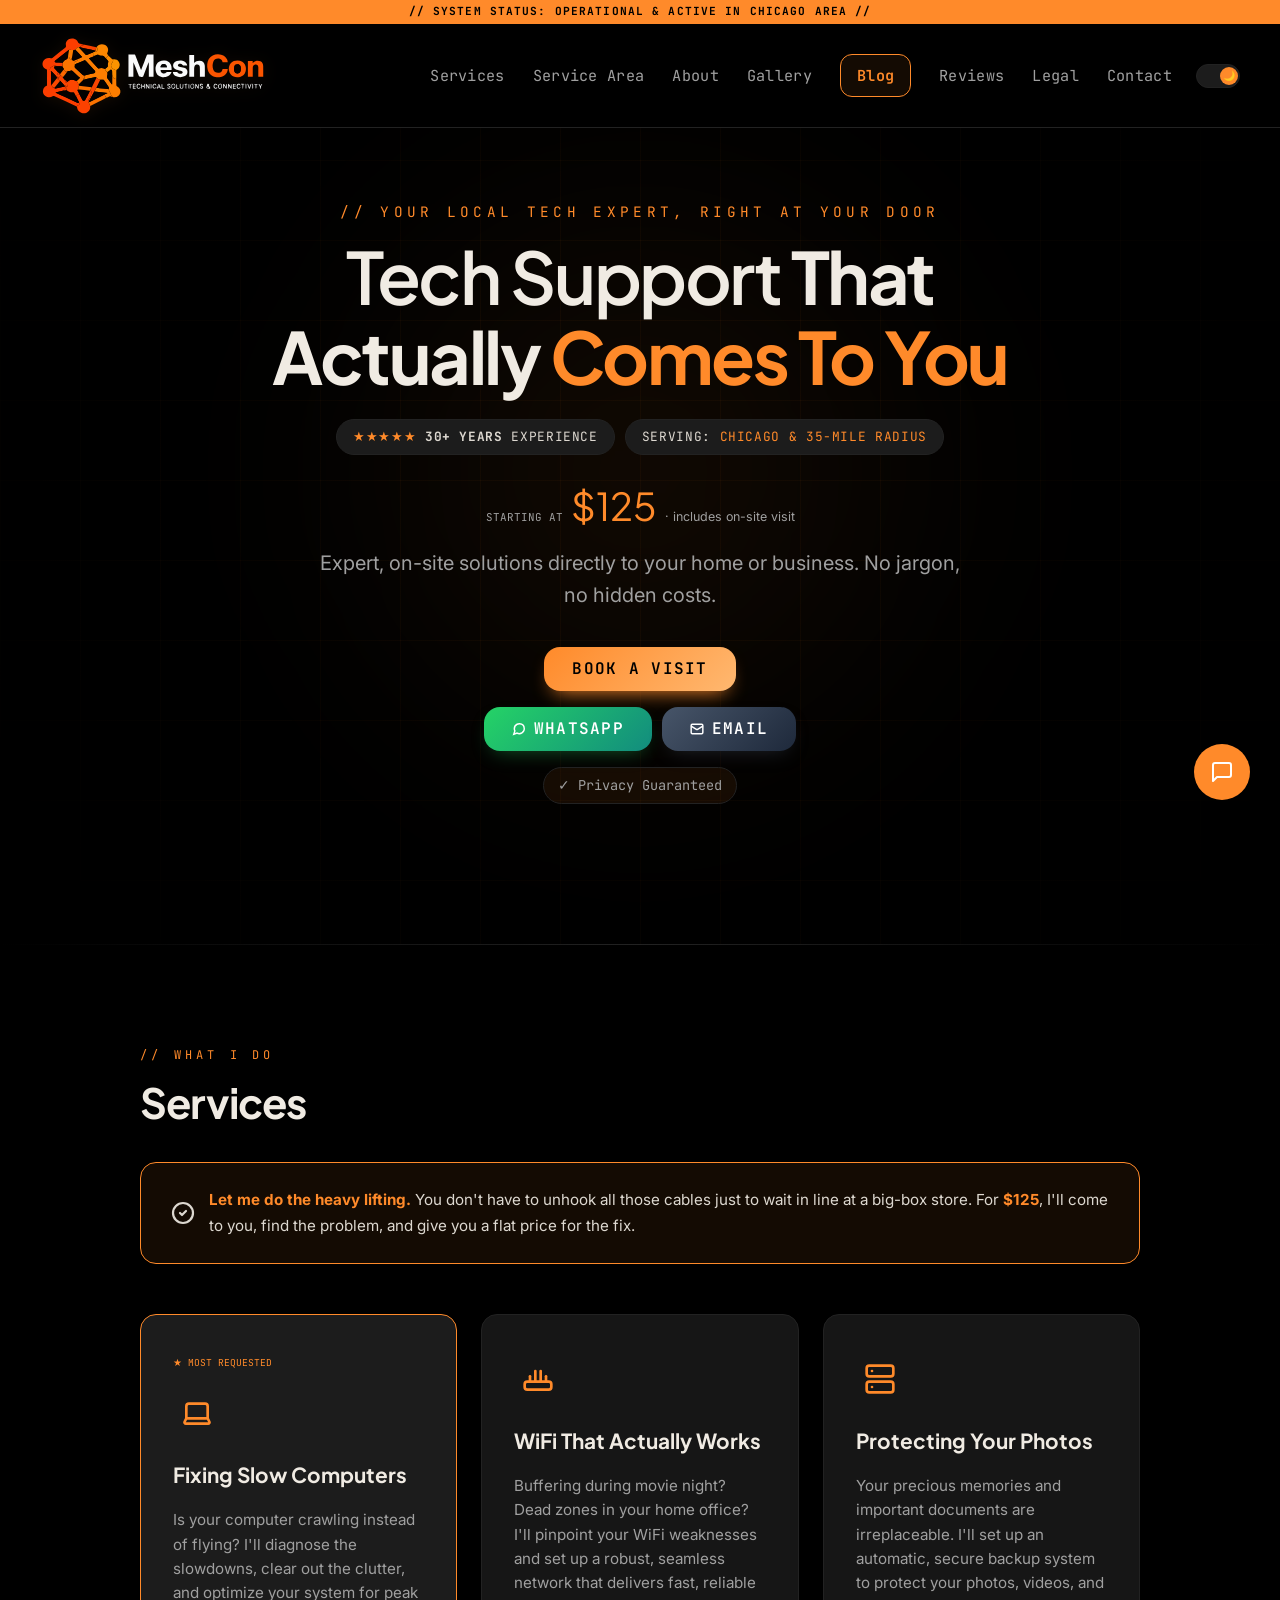
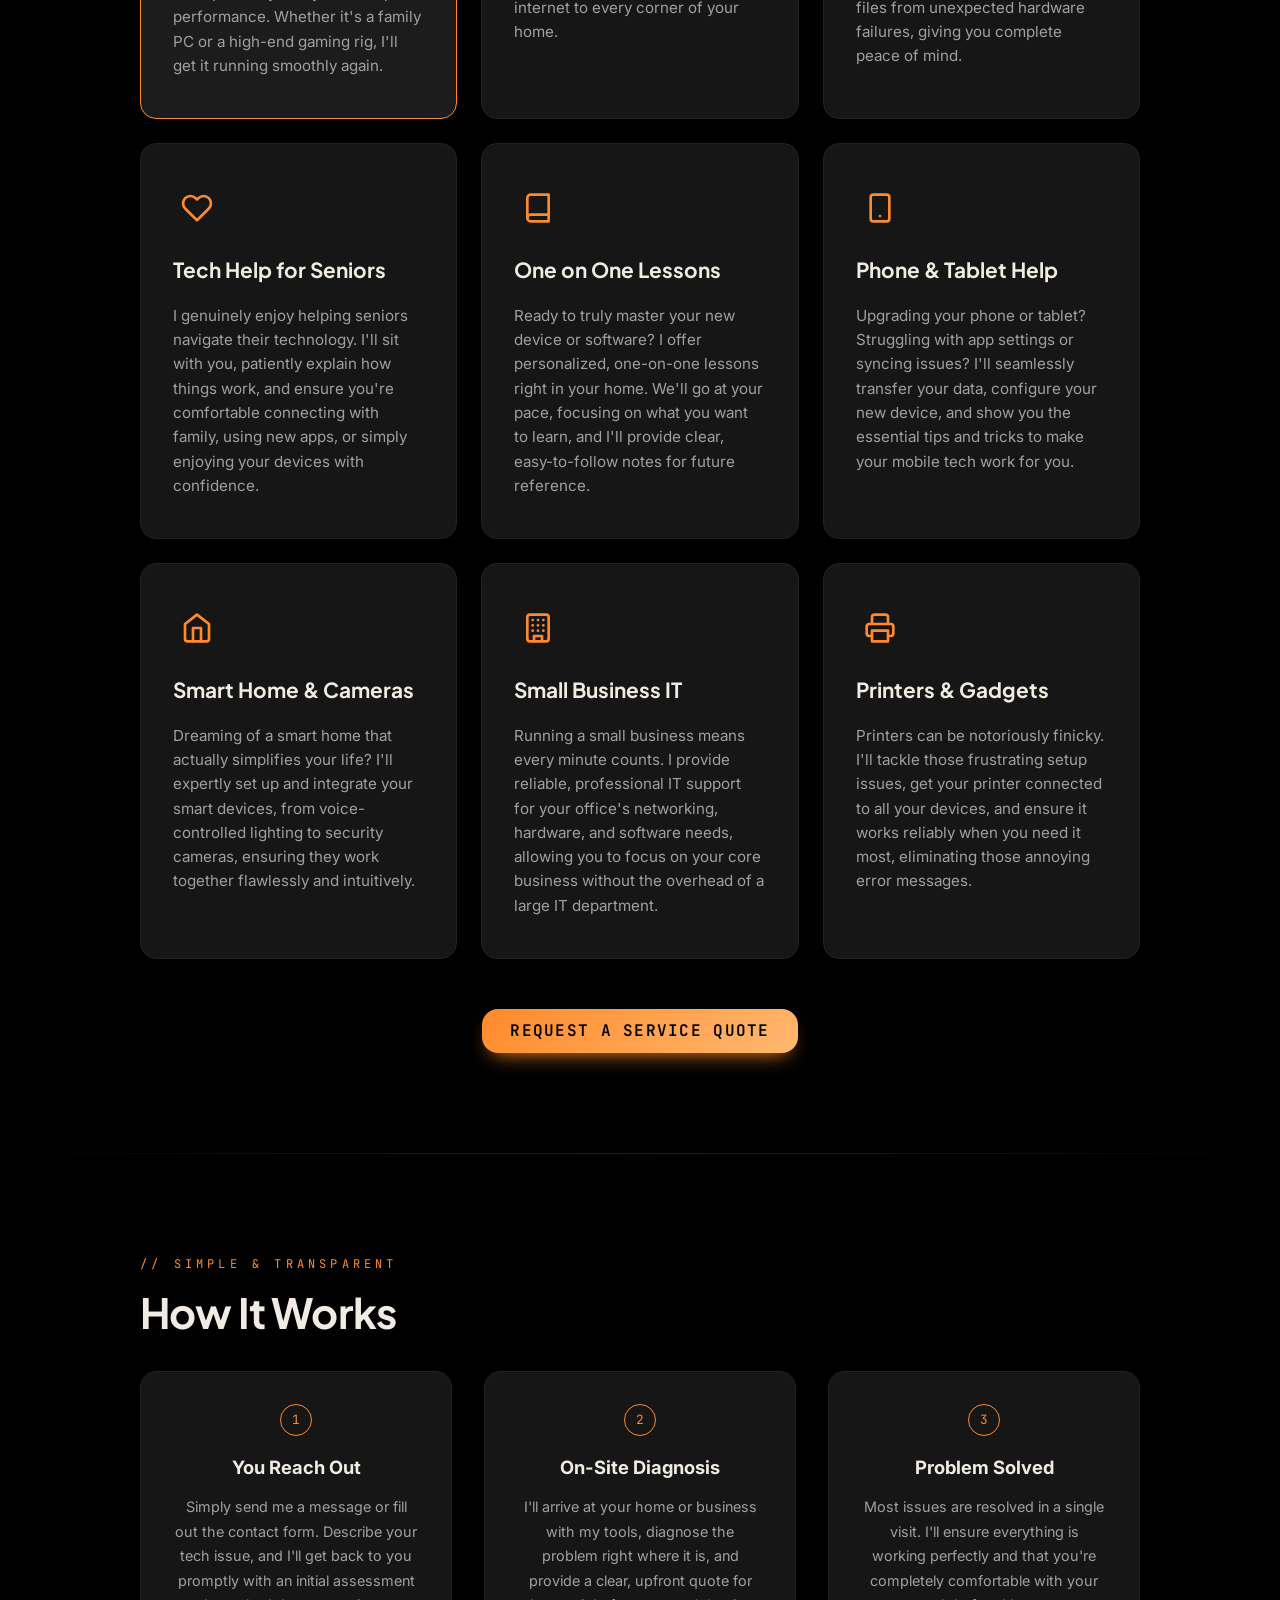
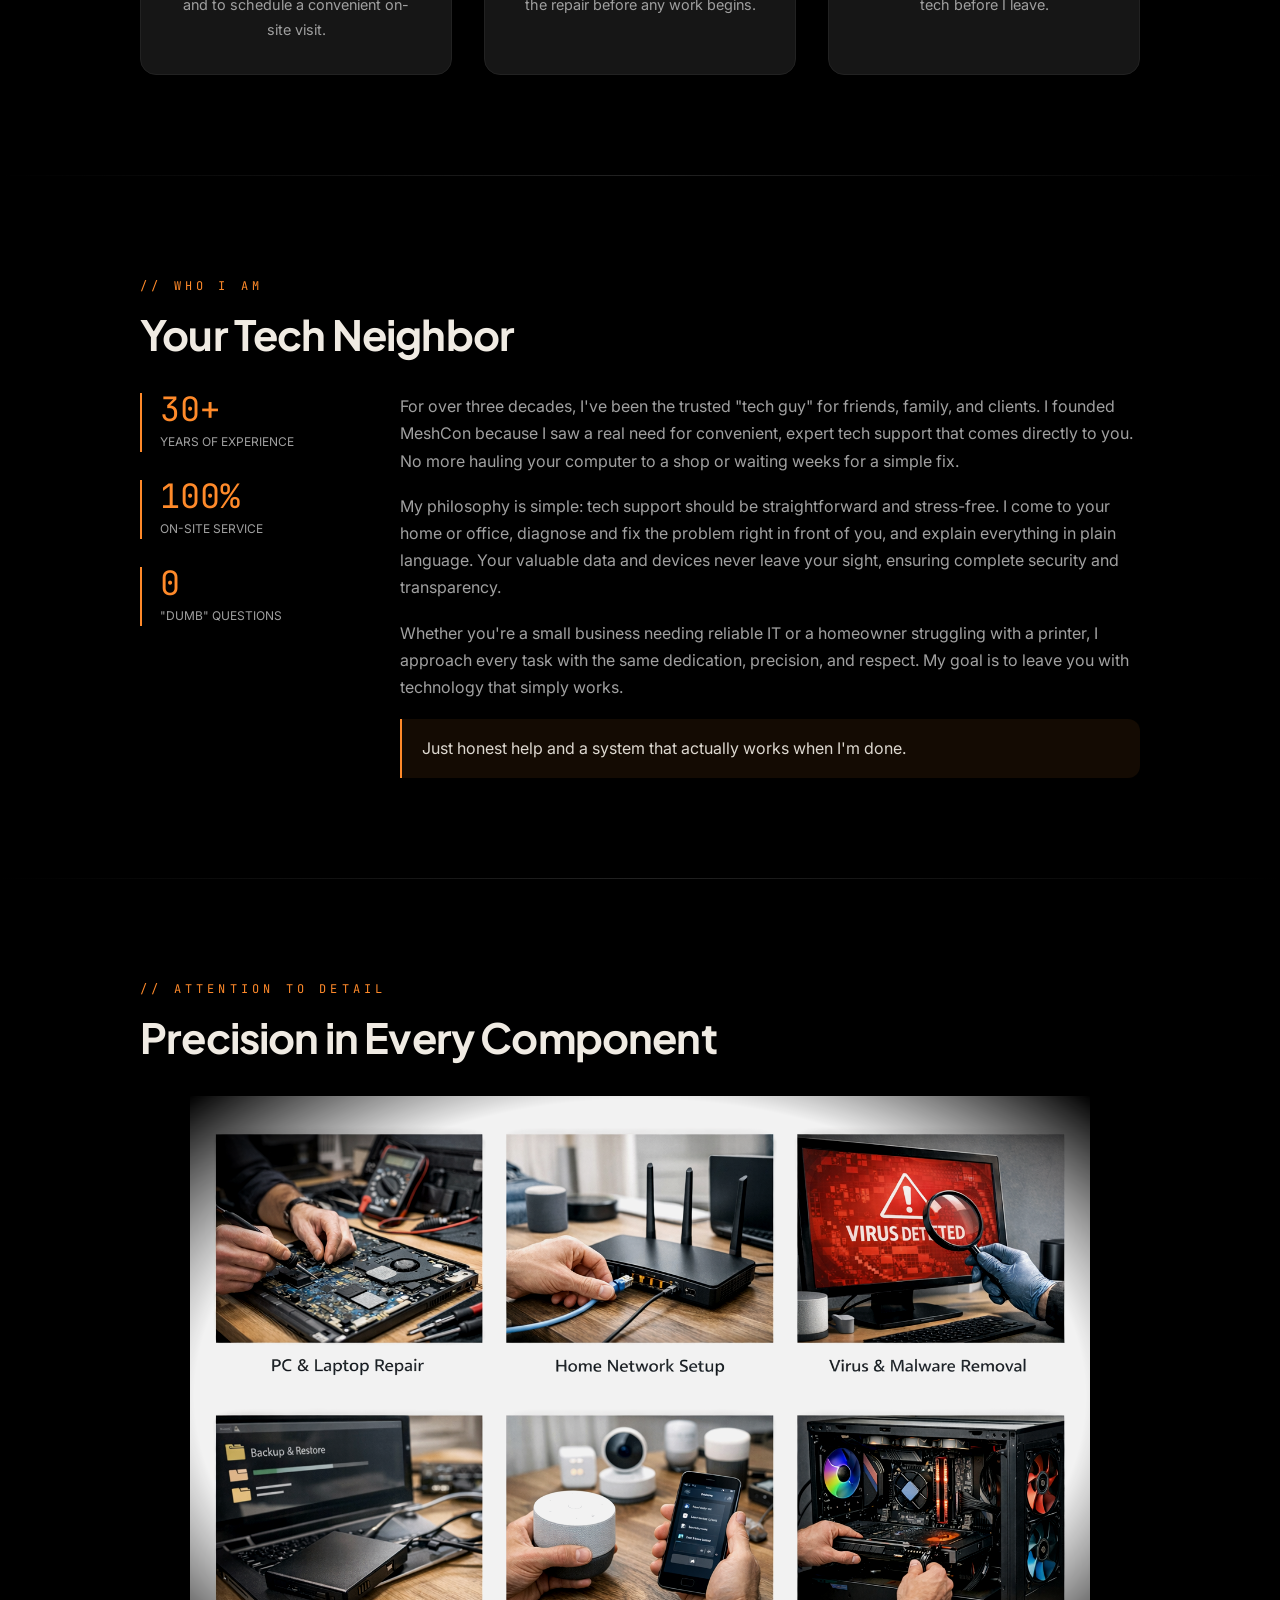
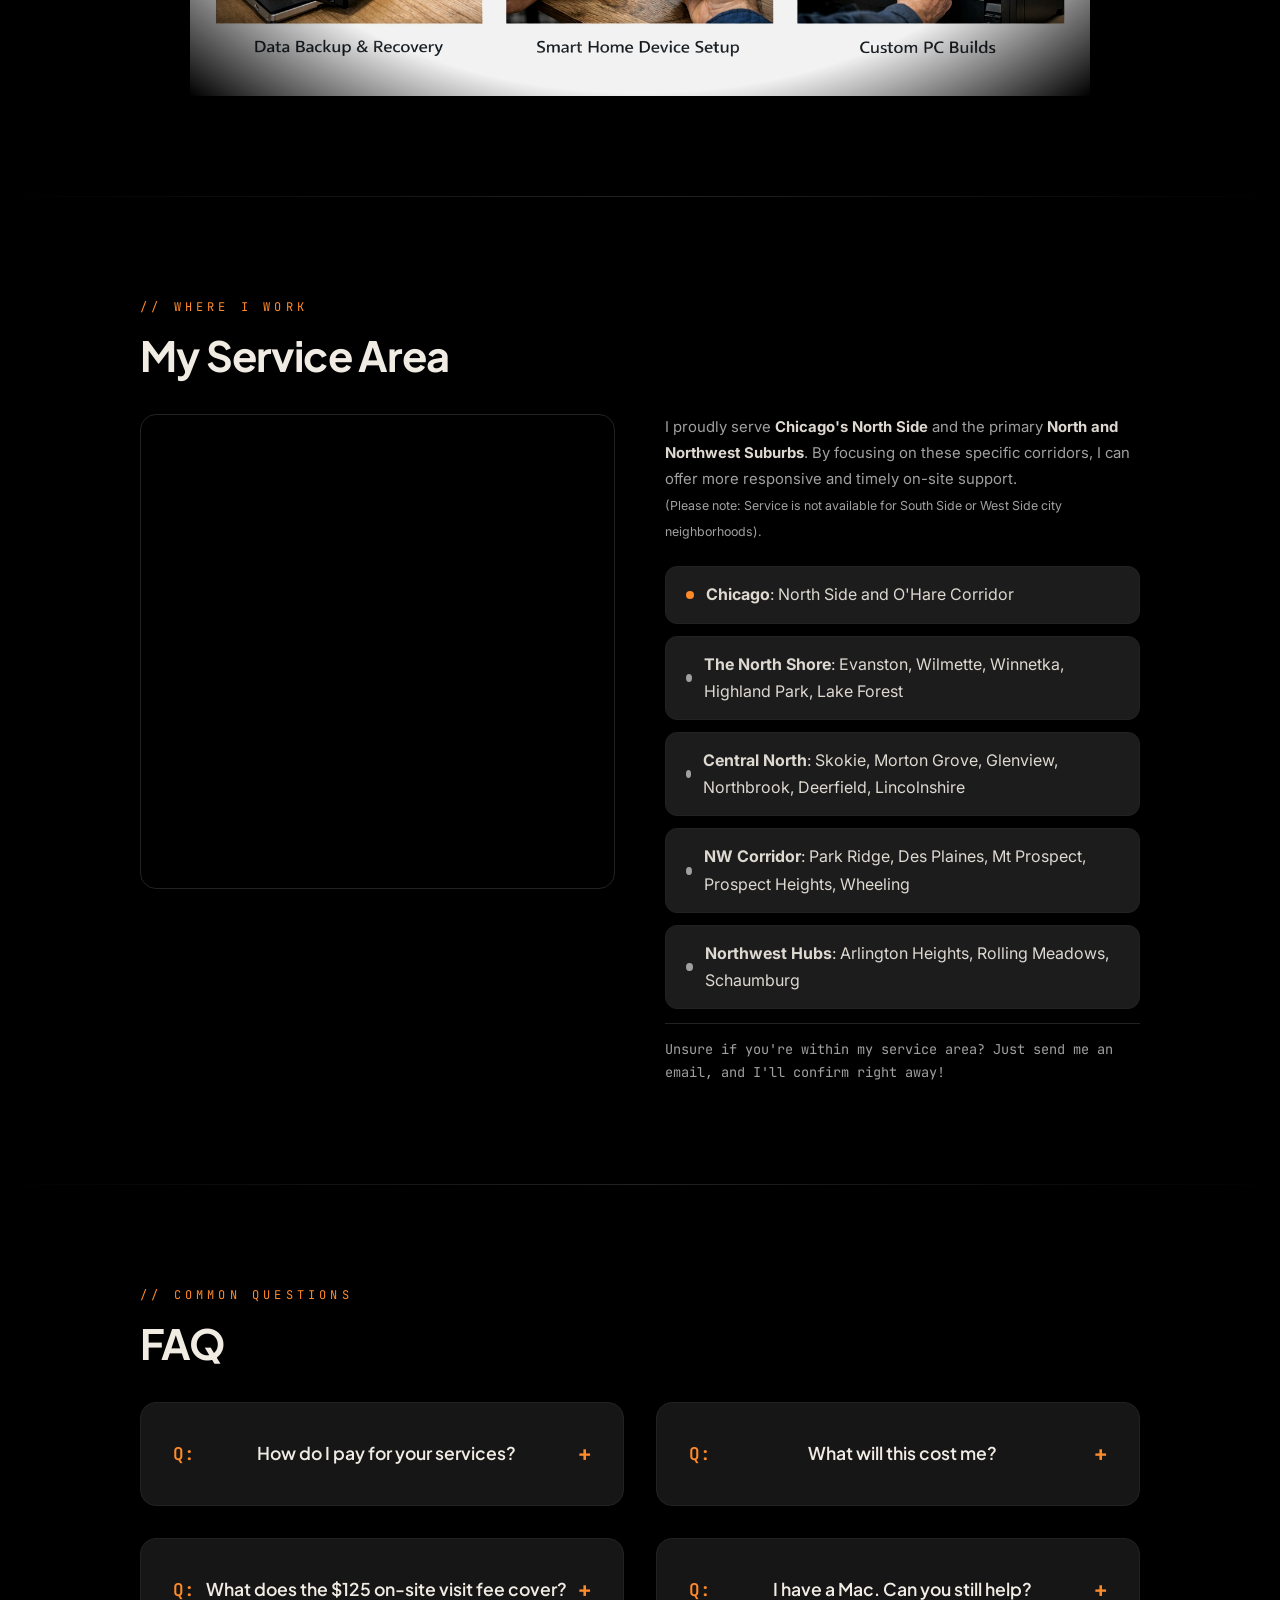
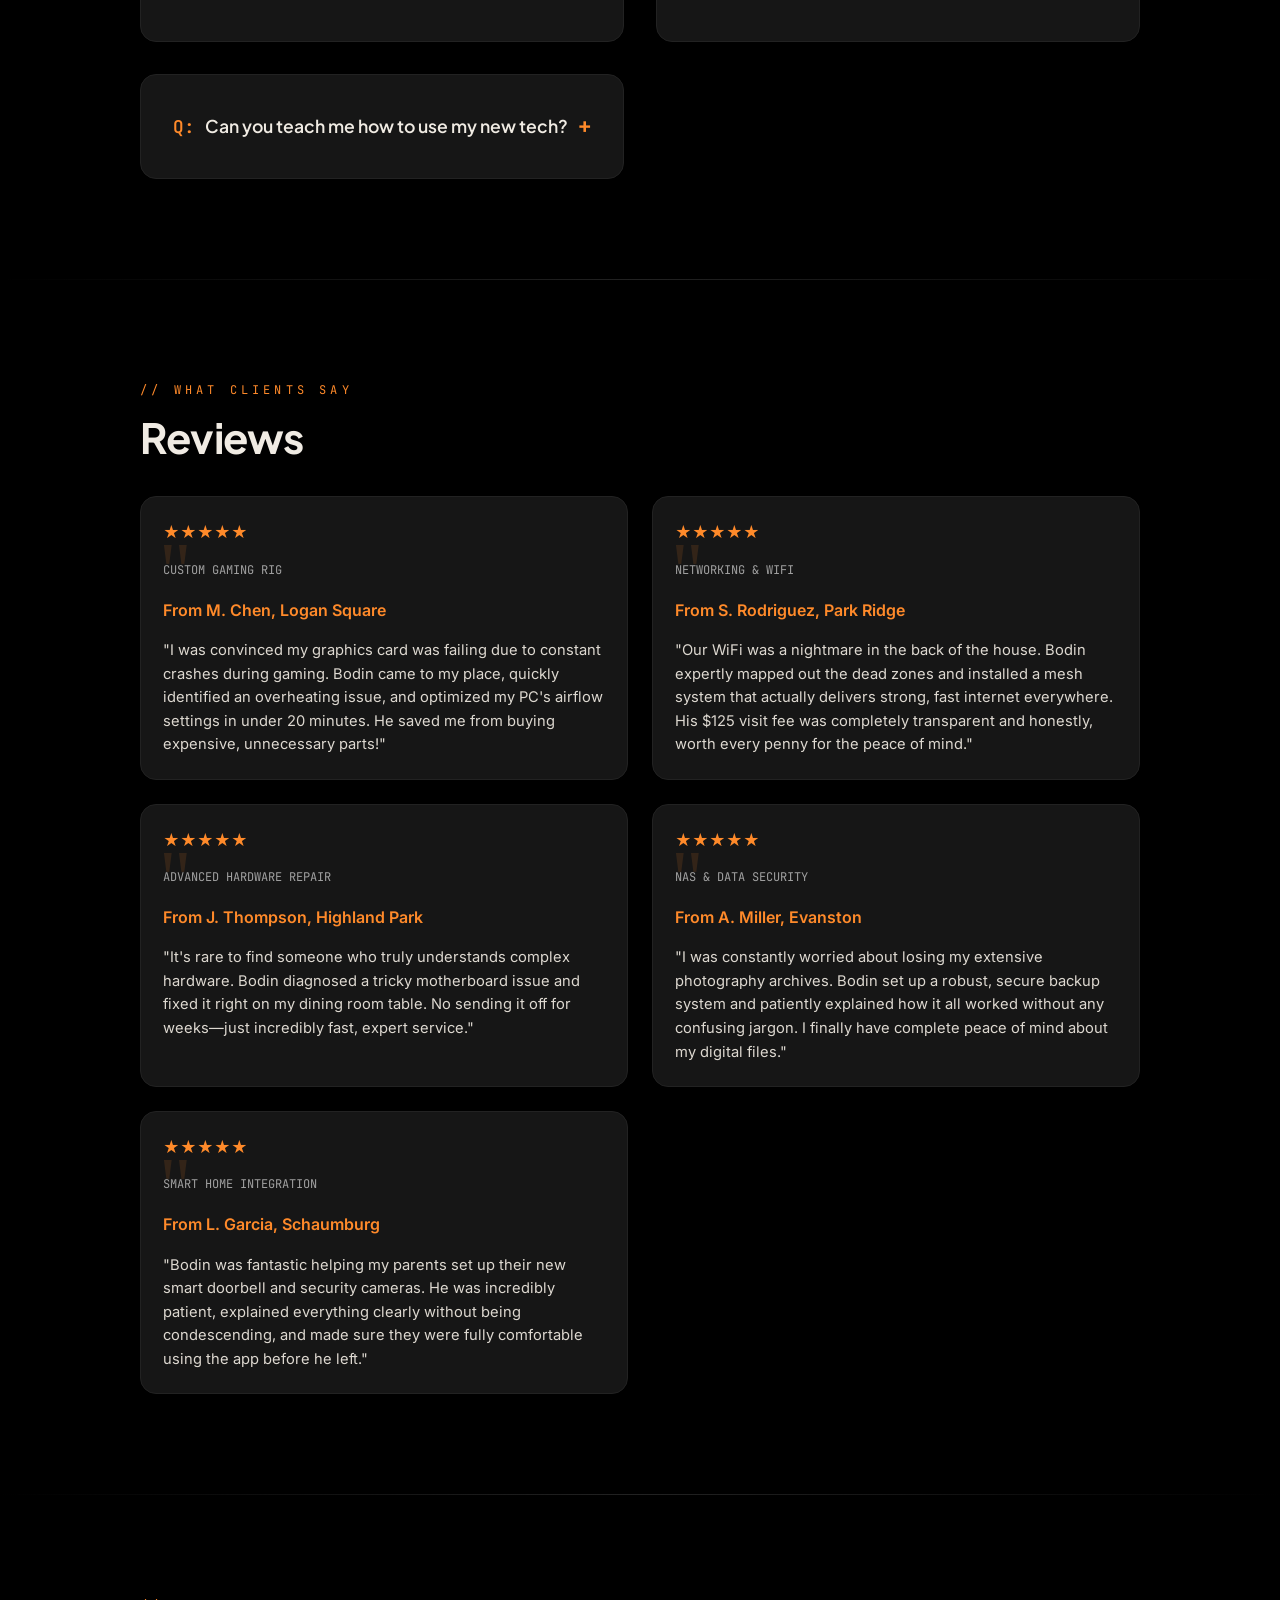
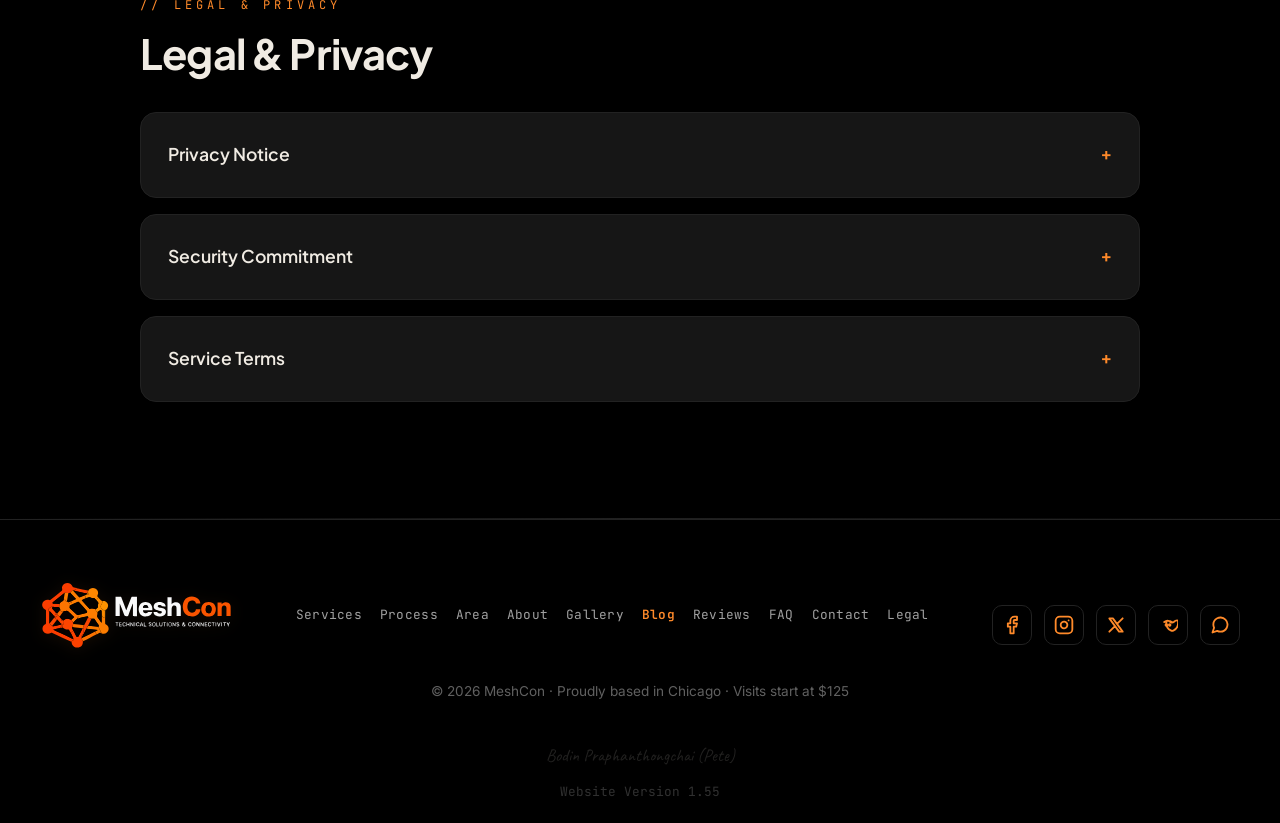
<file: index.html>
<!DOCTYPE html>
<html lang="en" data-theme="dark">
<head>
<meta charset="UTF-8">
<meta name="viewport" content="width=device-width, initial-scale=1.0, viewport-fit=cover">
<!-- GitHub Pages: Uncomment below when testing on /meshcon/ subdirectory (and update absolute URLs) -->
<!-- <base href="/meshcon/"> -->
<meta name="google-site-verification" content="google841b49ff20b88fd5">
<meta name="description" content="MeshCon: Your trusted local tech expert in Chicago. I provide on-site computer repair, WiFi setup, smart home integration, and data recovery directly at your home or business within a 35-mile radius.">
<meta name="keywords" content="MeshCon, Tech Support Chicago, PC Repair Chicago, On-Site IT Services, NAS Setup, WiFi Optimization, WiFi Networking, Smart Home Chicago, Data Recovery, Local Tech Expert, Chicago Computer Repair, Vanilla JS">
<meta name="robots" content="index, follow">
<meta property="og:title" content="MeshCon · Expert On-Site Tech Support in Chicago">
<meta property="og:description" content="Tired of tech headaches? MeshCon brings 30+ years of expert, on-site tech support directly to your door in Chicago and surrounding suburbs. No jargon, just real solutions.">
<meta property="og:site_name" content="MeshCon Technical Solutions">
<meta property="og:type" content="website">
<meta property="og:url" content="https://www.meshcon.tech/">
<meta property="og:image" content="https://www.meshcon.tech/og-image.jpg">
<meta property="og:image:alt" content="MeshCon Branding: Expert Tech Support in Chicago">
<meta property="og:image:width" content="1200">
<meta property="og:image:height" content="630">
<meta name="twitter:card" content="summary_large_image">
<meta name="twitter:image" content="https://www.meshcon.tech/og-image.jpg">
<title>MeshCon · Expert On-Site Tech Support in Chicago</title>
<script async src="https://pagead2.googlesyndication.com/pagead/js/adsbygoogle.js?client=ca-pub-7253662082823954" crossorigin="anonymous"></script>

<meta name="theme-color" content="#000000" id="metaThemeColor">
<link rel="icon" href="MeshCon-Logo-dark.svg" type="image/svg+xml">
<link rel="icon" href="[data-uri]" sizes="32x32" type="image/png">
<link rel="apple-touch-icon" href="apple-touch-icon.png">
<link rel="manifest" href="site.webmanifest">
<link rel="preconnect" href="https://fonts.googleapis.com">
<link rel="preconnect" href="https://fonts.gstatic.com" crossorigin>
<link href="https://fonts.googleapis.com/css2?family=Inter:wght@400;500;600&family=Plus+Jakarta+Sans:wght@500;600;700&family=JetBrains+Mono:wght@400;500&family=Caveat&display=swap" rel="stylesheet">
<link rel="canonical" href="https://www.meshcon.tech/">
<meta name="mobile-web-app-capable" content="yes">
<meta name="apple-mobile-web-app-status-bar-style" content="black-translucent">
<meta name="apple-mobile-web-app-title" content="MeshCon">
<script type="application/ld+json">
  {
    "@context": "https://schema.org",
    "@type": "ComputerRepairService",
    "name": "MeshCon Technical Solutions",
    "url": "https://www.meshcon.tech",
    "telephone": "+1-224-368-9525",
    "email": "info@meshcon.tech",
    "priceRange": "$$",
    "paymentAccepted": "Cash, Zelle, Venmo",
    "founder": { "@type": "Person", "name": "Bodin Praphanthongchai (Pete)" },
    "address": { "@type": "PostalAddress", "addressLocality": "Chicago", "addressRegion": "IL", "addressCountry": "US" },
    "geo": { "@type": "GeoCoordinates", "latitude": 41.8781, "longitude": -87.6298 },
    "areaServed": [
      "Chicago", "Evanston", "Wilmette", "Winnetka", "Highland Park", "Lake Forest", "Skokie", "Morton Grove", "Glenview", "Northbrook", "Deerfield", "Lincolnshire", "Park Ridge", "Des Plaines", "Mount Prospect", "Prospect Heights", "Wheeling", "Arlington Heights", "Rolling Meadows", "Schaumburg"
    ],
    "openingHoursSpecification": [
      { "@type": "OpeningHoursSpecification", "dayOfWeek": ["Monday", "Tuesday", "Wednesday", "Thursday", "Friday"], "opens": "09:00", "closes": "19:00" },
      { "@type": "OpeningHoursSpecification", "dayOfWeek": "Saturday", "opens": "10:00", "closes": "17:00" }
    ],
    "description": "Expert on-site technical support in Chicago (North Side and O'Hare Corridor) and suburbs. Diagnostic fee: $125. 24/7 emergency support available. 30-day labor warranty applies.",
    "hasOfferCatalog": {
      "@type": "OfferCatalog",
      "name": "MeshCon Technical Services",
      "itemListElement": [
        { "@type": "Offer", "itemOffered": { "@type": "Service", "name": "Computer Repair" } },
        { "@type": "Offer", "itemOffered": { "@type": "Service", "name": "PC & Laptop Optimization" } },
        { "@type": "Offer", "itemOffered": { "@type": "Service", "name": "WiFi Setup & Mesh Networking" } },
        { "@type": "Offer", "itemOffered": { "@type": "Service", "name": "NAS & Data Backup" } },
        { "@type": "Offer", "itemOffered": { "@type": "Service", "name": "Smart Home Installation" } },
        { "@type": "Offer", "itemOffered": { "@type": "Service", "name": "IP Security Cameras" } },
        { "@type": "Offer", "itemOffered": { "@type": "Service", "name": "Senior Tech Help" } },
        { "@type": "Offer", "itemOffered": { "@type": "Service", "name": "One-on-One Tech Lessons" } },
        { "@type": "Offer", "itemOffered": { "@type": "Service", "name": "Phone & Tablet Setup" } },
        { "@type": "Offer", "itemOffered": { "@type": "Service", "name": "Printer Support" } },
        { "@type": "Offer", "itemOffered": { "@type": "Service", "name": "Small Business IT" } }
      ]
    }
  }
</script>
<script>
  (function() {
    const saved = localStorage.getItem('meshcon-theme') || 'dark';
    document.documentElement.setAttribute('data-theme', saved);
    const meta = document.getElementById('metaThemeColor');
    if (meta) meta.setAttribute('content', saved === 'dark' ? '#000000' : '#ffffff');
    
    // Ensure logos match theme immediately on load
    const syncLogos = () => {
      const logoPath = saved === 'dark' ? 'MeshCon-Logo-dark.svg' : 'MeshCon-Logo-light.svg';
      document.querySelectorAll('.logo-img').forEach(img => { if(img) img.src = logoPath; });
    };

    if (document.readyState === 'loading') window.addEventListener('DOMContentLoaded', syncLogos);
    else syncLogos();
  })();
  // Populate copyright year and handle logo sync
  window.addEventListener('DOMContentLoaded', () => {
    const yearEl = document.getElementById('year');
    if (yearEl) yearEl.textContent = new Date().getFullYear();
    
    // Secondary check to ensure logos are correct after DOM is fully ready
    const saved = localStorage.getItem('meshcon-theme') || 'dark';
    const logoPath = saved === 'dark' ? 'MeshCon-Logo-dark.svg' : 'MeshCon-Logo-light.svg';
    document.querySelectorAll('.logo-img').forEach(img => { if(img) img.src = logoPath; });
  });
</script>
<link rel="stylesheet" href="styles.css">
<!-- Google tag (gtag.js) -->
<script async src="https://www.googletagmanager.com/gtag/js?id=G-XXXXXXXXXX"></script>
<script>
  window.dataLayer = window.dataLayer || [];
  function gtag(){dataLayer.push(arguments);}
  gtag('js', new Date());
  // Note: debug_mode is enabled for your initial testing
  gtag('config', 'G-XXXXXXXXXX', { 'debug_mode': true });

  document.addEventListener('DOMContentLoaded', () => {
    const track = (name, props) => gtag('event', name, props);

    // 1. CTA Button Clicks
    document.querySelectorAll('a[href="#contact"], .btn-primary').forEach(el => {
      el.addEventListener('click', () => track('cta_click', { button_label: 'Book a Visit' }));
    });
    document.querySelectorAll('a[href="#services"]').forEach(el => {
      el.addEventListener('click', () => track('cta_click', { button_label: 'View Services' }));
    });

    // 2. WhatsApp & Phone Clicks
    document.querySelectorAll('a[href*="wa.link"]').forEach(el => {
      el.addEventListener('click', () => track('whatsapp_click', { destination: el.href }));
    });
    document.querySelectorAll('a[href^="tel:"]').forEach(el => {
      el.addEventListener('click', () => track('phone_click', { phone_number: el.href }));
    });

    // 3. Contact Form Submission
    const form = document.getElementById('mainContactForm');
    if (form) {
      form.addEventListener('submit', () => track('form_submission', { form_id: 'main_contact_form' }));
    }

    // 4. Service Card Views (Intersection Observer)
    const observer = new IntersectionObserver((entries) => {
      entries.forEach(entry => {
        if (entry.isIntersecting) {
          const serviceTitle = entry.target.querySelector('h3')?.innerText || 'Service Card';
          track('service_view', { service_name: serviceTitle });
          observer.unobserve(entry.target); // Track once per session
        }
      });
    }, { threshold: 0.6 });
    document.querySelectorAll('.service-card').forEach(card => observer.observe(card));
  });
</script>
</head>
<body>
<a href="#main-content" class="skip-link">Skip to main content</a>

<div class="top-status-bar">
  <span class="status-desktop">// SYSTEM STATUS: OPERATIONAL & ACTIVE IN CHICAGO AREA //</span>
  <span class="status-mobile">// SYSTEM OPERATIONAL //</span>
</div>

<!-- HEADER -->
<header>
  <a href="#home" class="logo" aria-label="MeshCon Home"><img src="MeshCon-Logo-dark.svg" alt="MeshCon: Technical Solutions & Connectivity" class="logo-img" width="226" height="82" loading="eager" decoding="async" fetchpriority="high"></a>
  <div class="header-right">
    <nav>
      <a href="#services">Services</a>
      <a href="#area">Service Area</a>
      <a href="#about">About</a>
      <a href="#gallery">Gallery</a>
      <a href="blog.html" class="nav-blog">Blog</a>
      <a href="#reviews">Reviews</a>
      <a href="#legal">Legal</a>
      <a href="#contact">Contact</a>
    </nav>
    <button class="theme-toggle" id="themeToggle" title="Toggle theme" aria-label="Toggle theme">
      <div class="toggle-track">
        <div class="toggle-thumb" id="toggleThumb" role="presentation" aria-hidden="true">
          <span class="theme-icon-dark">🌙</span>
          <span class="theme-icon-light">☀️</span>
        </div>
      </div>
    </button>
    <button class="hamburger" id="hamburger" aria-label="Menu" aria-expanded="false">
      <span></span><span></span><span></span>
    </button>
  </div>
</header>

<!-- MOBILE NAV -->
<nav class="mobile-nav" id="mobileNav">
  <a href="#services" onclick="closeMobile()">Services</a>
  <a href="#process" onclick="closeMobile()">Process</a>
  <a href="#area" onclick="closeMobile()">Service Area</a>
  <a href="#about" onclick="closeMobile()">About</a>
  <a href="#gallery" onclick="closeMobile()">Gallery</a>
  <a href="blog.html" onclick="closeMobile()" class="nav-blog">Blog</a>
  <a href="#reviews" onclick="closeMobile()">Reviews</a>
  <a href="#faq" onclick="closeMobile()">FAQ</a>
  <a href="#legal" onclick="closeMobile()">Legal</a>
  <a href="#contact" onclick="closeMobile()">Contact</a>
</nav>

<main id="main-content">

<!-- HERO -->
<section id="home">
  <div class="hero">
    <div class="hero-glow"></div>
    <div class="hero-grid"></div>
    <div class="bg-overlay" style="background-image: url('https://images.unsplash.com/photo-1544197150-b99a580bb7a8?auto=format&fit=crop&q=80&w=2000');" aria-hidden="true"></div> <!-- Consider replacing with a more relevant hero image for your brand -->

    <div class="hero-content">
      <div class="hero-eyebrow">// Your Local Tech Expert, Right at Your Door</div>
      <h1><strong>Tech Support</strong> That<br>Actually <em>Comes To You</em></h1>
      
      <div class="hero-status-bar">
        <div class="status-item">
          <span aria-hidden="true">★★★★★</span>
          <strong>30+ Years</strong> Experience
        </div>
        <div class="status-item">Serving: <span>Chicago & 35-Mile Radius</span></div>
      </div>

      <div class="hero-price">
        <span class="price-from">Starting at</span>
        <span class="price-num">$125</span>
        <span class="price-note">· includes on-site visit</span>
      </div>

      <p class="hero-sub">Expert, on-site solutions directly to your home or business. No jargon, no hidden costs.</p>

      <div class="cta-row">
        <div class="cta-primary">
          <a href="#contact" class="btn-primary" onclick="openContactModal(event)">Book a Visit</a>
        </div>
        <div class="cta-secondary">
          <a href="https://wa.link/5wvtlp" class="btn-whatsapp" target="_blank" rel="noopener noreferrer">
            <svg viewBox="0 0 24 24" width="14" height="14" stroke="currentColor" fill="none" stroke-width="2.5"><path d="M21 11.5a8.38 8.38 0 0 1-.9 3.8 8.5 8.5 0 0 1-7.6 4.7 8.38 8.38 0 0 1-3.8-.9L3 21l1.9-5.7a8.38 8.38 0 0 1-.9-3.8 8.5 8.5 0 0 1 4.7-7.6 8.38 8.38 0 0 1 3.8-.9h.5a8.48 8.48 0 0 1 8 8v.5z"></path></svg>
            WhatsApp
          </a>
          <a href="mailto:info@meshcon.tech" class="btn-ghost">
            <svg viewBox="0 0 24 24" width="14" height="14" stroke="currentColor" fill="none" stroke-width="2.5"><rect width="20" height="16" x="2" y="4" rx="2"></rect><path d="m22 7-8.97 5.7a1.94 1.94 0 0 1-2.06 0L2 7"></path></svg>
            Email
          </a>
        </div>
      </div>

      <div class="hero-badges">
        <span class="badge">✓ Privacy Guaranteed</span>
      </div>
    </div>
  </div>
</section>

<div class="divider"></div>

<!-- SERVICES -->
<div id="services">
  <div class="section-wrap">
    <div class="section-label">// What I Do</div>
    <h2>Services</h2>

    <div class="onsite-banner">
      <span class="onsite-icon"><svg viewBox="0 0 24 24" aria-hidden="true" focusable="false"><circle cx="12" cy="12" r="10"></circle><path d="m9 12 2 2 4-4"></path></svg></span>
      <div><strong>Let me do the heavy lifting.</strong> You don't have to unhook all those cables just to wait in line at a big-box store. For <strong>$125</strong>, I'll come to you, find the problem, and give you a flat price for the fix.</div>
    </div>

    <div class="services-grid">
      <details class="service-card featured">
        <summary class="service-card-summary">
          <div class="service-card-info">
            <div class="featured-tag" aria-hidden="true">★ Most Requested</div>
            <div class="service-icon"><svg viewBox="0 0 24 24" aria-hidden="true" focusable="false"><path d="M20 16V7a2 2 0 0 0-2-2H6a2 2 0 0 0-2 2v9m16 0H4m16 0 1.28 2.55a1 1 0 0 1-.9 1.45H3.62a1 1 0 0 1-.9-1.45L4 16"></path></svg></div>
            <h3>Fixing Slow Computers</h3>
          </div> <!-- service-card-info -->
        </summary>
        <p class="service-card-content">Is your computer crawling instead of flying? I'll diagnose the slowdowns, clear out the clutter, and optimize your system for peak performance. Whether it's a family PC or a high-end gaming rig, I'll get it running smoothly again.</p>
      </details>

      <details class="service-card">
        <summary class="service-card-summary">
          <div class="service-card-info">
            <div class="service-icon"><svg viewBox="0 0 24 24" aria-hidden="true" focusable="false"><rect x="2" y="14" width="20" height="6" rx="2"></rect><path d="M6 14v-4"></path><path d="M10 14v-8"></path><path d="M14 14v-8"></path><path d="M18 14v-4"></path></svg></div>
            <h3>WiFi That Actually Works</h3>
          </div> <!-- service-card-info -->
        </summary>
        <p class="service-card-content">Buffering during movie night? Dead zones in your home office? I'll pinpoint your WiFi weaknesses and set up a robust, seamless network that delivers fast, reliable internet to every corner of your home.</p>
      </details>

      <details class="service-card">
        <summary class="service-card-summary">
          <div class="service-card-info">
            <div class="service-icon"><svg viewBox="0 0 24 24" aria-hidden="true" focusable="false"><rect width="20" height="8" x="2" y="2" rx="2" ry="2"></rect><rect width="20" height="8" x="2" y="14" rx="2" ry="2"></rect><line x1="6" y1="6" x2="6.01" y2="6"></line><line x1="6" y1="18" x2="6.01" y2="18"></line></svg></div>
            <h3>Protecting Your Photos</h3>
          </div> <!-- service-card-info -->
        </summary>
        <p class="service-card-content">Your precious memories and important documents are irreplaceable. I'll set up an automatic, secure backup system to protect your photos, videos, and files from unexpected hardware failures, giving you complete peace of mind.</p>
      </details>

      <details class="service-card">
        <summary class="service-card-summary">
          <div class="service-card-info">
            <div class="service-icon"><svg viewBox="0 0 24 24" aria-hidden="true" focusable="false"><path d="M20.84 4.61a5.5 5.5 0 0 0-7.78 0L12 5.67l-1.06-1.06a5.5 5.5 0 0 0-7.78 7.78l1.06 1.06L12 21.23l7.78-7.78 1.06-1.06a5.5 5.5 0 0 0 0-7.78z"></path></svg></div>
            <h3>Tech Help for Seniors</h3>
          </div> <!-- service-card-info -->
        </summary>
        <p class="service-card-content">I genuinely enjoy helping seniors navigate their technology. I'll sit with you, patiently explain how things work, and ensure you're comfortable connecting with family, using new apps, or simply enjoying your devices with confidence.</p>
      </details>

      <details class="service-card">
        <summary class="service-card-summary">
          <div class="service-card-info">
            <div class="service-icon"><svg viewBox="0 0 24 24" aria-hidden="true" focusable="false"><path d="M4 19.5A2.5 2.5 0 0 1 6.5 17H20"></path><path d="M6.5 2H20v20H6.5A2.5 2.5 0 0 1 4 19.5v-15A2.5 2.5 0 0 1 6.5 2z"></path></svg></div>
            <h3>One on One Lessons</h3>
          </div> <!-- service-card-info -->
        </summary>
        <p class="service-card-content">Ready to truly master your new device or software? I offer personalized, one-on-one lessons right in your home. We'll go at your pace, focusing on what you want to learn, and I'll provide clear, easy-to-follow notes for future reference.</p>
      </details>

      <details class="service-card">
        <summary class="service-card-summary">
          <div class="service-card-info">
            <div class="service-icon"><svg viewBox="0 0 24 24" aria-hidden="true" focusable="false"><rect x="5" y="2" width="14" height="20" rx="2" ry="2"></rect><line x1="12" y1="18" x2="12.01" y2="18"></line></svg></div>
            <h3>Phone & Tablet Help</h3>
          </div> <!-- service-card-info -->
        </summary>
        <p class="service-card-content">Upgrading your phone or tablet? Struggling with app settings or syncing issues? I'll seamlessly transfer your data, configure your new device, and show you the essential tips and tricks to make your mobile tech work for you.</p>
      </details>

      <details class="service-card">
        <summary class="service-card-summary">
          <div class="service-card-info">
            <div class="service-icon"><svg viewBox="0 0 24 24" aria-hidden="true" focusable="false"><path d="m3 9 9-7 9 7v11a2 2 0 0 1-2 2H5a2 2 0 0 1-2-2z"></path><polyline points="9 22 9 12 15 12 15 22"></polyline></svg></div>
            <h3>Smart Home & Cameras</h3>
          </div> <!-- service-card-info -->
        </summary>
        <p class="service-card-content">Dreaming of a smart home that actually simplifies your life? I'll expertly set up and integrate your smart devices, from voice-controlled lighting to security cameras, ensuring they work together flawlessly and intuitively.</p>
      </details>

      <details class="service-card">
        <summary class="service-card-summary">
          <div class="service-card-info">
            <div class="service-icon"><svg viewBox="0 0 24 24" aria-hidden="true" focusable="false"><rect width="16" height="20" x="4" y="2" rx="2" ry="2"></rect><path d="M9 22v-4h6v4"></path><path d="M8 6h.01"></path><path d="M16 6h.01"></path><path d="M12 6h.01"></path><path d="M12 10h.01"></path><path d="M12 14h.01"></path><path d="M16 10h.01"></path><path d="M16 14h.01"></path><path d="M8 10h.01"></path><path d="M8 14h.01"></path></svg></div>
            <h3>Small Business IT</h3>
          </div> <!-- service-card-info -->
        </summary>
        <p class="service-card-content">Running a small business means every minute counts. I provide reliable, professional IT support for your office's networking, hardware, and software needs, allowing you to focus on your core business without the overhead of a large IT department.</p>
      </details>

      <details class="service-card">
        <summary class="service-card-summary">
          <div class="service-card-info">
            <div class="service-icon"><svg viewBox="0 0 24 24" aria-hidden="true" focusable="false"><path d="M6 18H4a2 2 0 0 1-2-2v-5a2 2 0 0 1 2-2h16a2 2 0 0 1 2 2v5a2 2 0 0 1-2 2h-2"></path><rect x="6" y="14" width="12" height="8"></rect><path d="M6 8V4a2 2 0 0 1 2-2h8a2 2 0 0 1 2 2v4"></path></svg></div>
            <h3>Printers & Gadgets</h3>
          </div> <!-- service-card-info -->
        </summary>
        <p class="service-card-content">Printers can be notoriously finicky. I'll tackle those frustrating setup issues, get your printer connected to all your devices, and ensure it works reliably when you need it most, eliminating those annoying error messages.</p>
      </details>
    </div>
    <div style="text-align: center; margin-top: 50px;">
      <a href="#contact" class="btn-primary" aria-haspopup="dialog">Request a Service Quote</a>
    </div>
  </div>
</div>

<div class="divider"></div>

<!-- PROCESS SECTION -->
<div id="process">
  <div class="section-wrap">
    <div class="section-label">// Simple & Transparent</div>
    <h2>How It Works</h2>
    <div class="process-grid">
      <div class="process-step">
        <div class="step-num">1</div>
        <h3>You Reach Out</h3>
        <p>Simply send me a message or fill out the contact form. Describe your tech issue, and I'll get back to you promptly with an initial assessment and to schedule a convenient on-site visit.</p>
      </div>
      <div class="process-step">
        <div class="step-num">2</div>
        <h3>On-Site Diagnosis</h3>
        <p>I'll arrive at your home or business with my tools, diagnose the problem right where it is, and provide a clear, upfront quote for the repair before any work begins.</p>
      </div>
      <div class="process-step">
        <div class="step-num">3</div>
        <h3>Problem Solved</h3>
        <p>Most issues are resolved in a single visit. I'll ensure everything is working perfectly and that you're completely comfortable with your tech before I leave.</p>
      </div>
    </div>
  </div>
</div>

<div class="divider"></div>

<!-- ABOUT -->
<div id="about" style="position: relative; overflow: hidden;">
  <div class="bg-overlay" style="background-image: url('https://images.unsplash.com/photo-1581092160562-40aa08e78837?auto=format&fit=crop&q=80&w=2000'); opacity: 0.05;"></div> <!-- TODO: Replace with real in-home service photo, increased opacity -->
  <div class="section-wrap" style="position: relative; z-index: 1;"> <!-- Consider replacing with a real in-home service photo for better branding -->
    <div class="section-label">// Who I Am</div>
    <h2>Your Tech Neighbor</h2>
    <div class="about-layout">
      <div>
        <div class="about-stat"><div class="num">30+</div><div class="lbl">Years of Experience</div></div>
        <div class="about-stat"><div class="num">100%</div><div class="lbl">On-Site Service</div></div>
        <div class="about-stat"><div class="num">0</div><div class="lbl">"Dumb" Questions</div></div>
      </div>
      <div class="about-text">
        <p>For over three decades, I've been the trusted "tech guy" for friends, family, and clients. I founded MeshCon because I saw a real need for convenient, expert tech support that comes directly to you. No more hauling your computer to a shop or waiting weeks for a simple fix.</p>
        <p>My philosophy is simple: tech support should be straightforward and stress-free. I come to your home or office, diagnose and fix the problem right in front of you, and explain everything in plain language. Your valuable data and devices never leave your sight, ensuring complete security and transparency.</p>
        <p>Whether you're a small business needing reliable IT or a homeowner struggling with a printer, I approach every task with the same dedication, precision, and respect. My goal is to leave you with technology that simply works.</p>
        <div class="highlight-box">
          Just honest help and a system that actually works when I'm done.
        </div>
      </div>
    </div>
  </div>
</div>

<div class="divider"></div>

<!-- GALLERY -->
<div id="gallery">
  <div class="section-wrap">
    <div class="section-label">// Attention to Detail</div>
    <h2>Precision in Every Component</h2>
    <div class="gallery-grid">
      <div class="gallery-item">
        <img src="circuit-board-detail.jpg" 
             alt="Close-up of a hand holding a circuit board, symbolizing detailed technical work and precision in computer repair." 
             loading="lazy" 
             width="900" height="600">
      </div>
    </div>
  </div>
</div>

<div class="divider"></div>

<!-- SERVICE AREA -->
<div id="area">
  <div class="section-wrap">
    <div class="section-label">// Where I Work</div>
    <h2>My Service Area</h2>
    <div class="area-layout">
      <div class="area-map">
        <!-- To show a shaded 35 mile radius, follow the 'Pro-Tip' instructions and replace the src below with your Google My Maps embed link -->
        <iframe
          src="https://www.google.com/maps/embed?pb=!1m18!1m12!1m3!1d190255.43829930114!2d-87.87204663951239!3d41.8333925049563!2m3!1f0!2f0!3f0!3m2!1i1024!2i768!4f13.1!3m3!1m2!1s0x880e2c3cd0f4cbed%3A0xafe0a6ad09c0c000!2sChicago%2C%20IL!5e0!3m2!1sen!2sus!4v1715873550000!5m2!1sen!2sus" 
          title="Service area map showing Chicago and surrounding suburbs"
          width="100%" 
          height="100%" 
          style="border:0;" 
          allowfullscreen=""
          loading="lazy"
          sandbox="allow-scripts allow-same-origin allow-popups allow-forms"
          referrerpolicy="no-referrer-when-downgrade">
        </iframe>
      </div>
      <div class="area-content">
        <p style="color:var(--muted); font-size:0.93rem; margin-bottom:22px; line-height:1.75;">I proudly serve <strong style="color:var(--text);">Chicago's North Side</strong> and the primary <strong style="color:var(--text);">North and Northwest Suburbs</strong>. By focusing on these specific corridors, I can offer more responsive and timely on-site support. <br><small>(Please note: Service is not available for South Side or West Side city neighborhoods).</small></p>
        <div class="area-list">
          <div class="area-zone"><div class="zone-dot"></div><div><strong>Chicago</strong>: North Side and O'Hare Corridor</div></div>
          <div class="area-zone"><div class="zone-dot secondary"></div><div><strong>The North Shore</strong>: Evanston, Wilmette, Winnetka, Highland Park, Lake Forest</div></div>
          <div class="area-zone"><div class="zone-dot secondary"></div><div><strong>Central North</strong>: Skokie, Morton Grove, Glenview, Northbrook, Deerfield, Lincolnshire</div></div>
          <div class="area-zone"><div class="zone-dot secondary"></div><div><strong>NW Corridor</strong>: Park Ridge, Des Plaines, Mt Prospect, Prospect Heights, Wheeling</div></div>
          <div class="area-zone"><div class="zone-dot secondary"></div><div><strong>Northwest Hubs</strong>: Arlington Heights, Rolling Meadows, Schaumburg</div></div>
        </div>
        <div class="area-note">Unsure if you're within my service area? Just send me an email, and I'll confirm right away!</div>
      </div>
    </div>
  </div>
</div>

<div class="divider"></div>

<!-- FAQ -->
<section id="faq">
  <div class="section-wrap">
    <div class="section-label">// Common Questions</div>
    <h2>FAQ</h2>
    <div class="faq-grid">
      <details class="faq-item">
        <summary><h3>How do I pay for your services?</h3></summary>
        <p>I keep payment simple and convenient. I accept Cash, Zelle, or Venmo. Payment is due once the service is complete and you're fully satisfied with the results.</p>
      </details>
      <details class="faq-item">
        <summary><h3>What will this cost me?</h3></summary>
        <p>I believe in transparent pricing. After my initial on-site diagnosis, I'll provide a clear, flat-rate quote for the repair or service before I begin any work. No surprises, ever.</p>
      </details>
      <details class="faq-item">
        <summary><h3>What does the $125 on-site visit fee cover?</h3></summary>
        <p>This fee covers my travel to your location within the 35-mile radius and my expert time to thoroughly diagnose your tech issue. Once I've identified the problem, I'll give you a precise quote for the solution. Even if you decide not to proceed with the repair, you'll have a professional diagnosis and a clear understanding of your options.</p>
      </details>
      <details class="faq-item">
        <summary><h3>I have a Mac. Can you still help?</h3></summary>
        <p>Absolutely! My expertise extends to the entire Apple ecosystem. I've been working with Macs for as long as I've been working with PCs, so whether it's a MacBook, iMac, or any other Apple device, I'm fully equipped to help.</p>
      </details>
      <details class="faq-item">
        <summary><h3>Can you teach me how to use my new tech?</h3></summary>
        <p>That's one of my favorite parts of the job! I'm happy to provide personalized, one-on-one lessons right in your home. We'll go at your pace, and I'll ensure you feel confident and comfortable with your new setup. There's no such thing as a "dumb" question when it comes to learning!</p>
      </details>
    </div>
  </div>
</section>

<div class="divider"></div>

<!-- REVIEWS -->
<div id="reviews">
  <div class="section-wrap">
    <div class="section-label">// What Clients Say</div>
    <h2>Reviews</h2>
    <div class="reviews-grid">
      <details class="review-card" open>
        <summary class="review-card-summary">
          <div><div class="stars" aria-label="5 star rating">★★★★★</div><span class="review-tag">Custom Gaming Rig</span></div>
          <div class="review-author">From M. Chen, Logan Square</div>
        </summary>
        <p class="review-text review-card-content">"I was convinced my graphics card was failing due to constant crashes during gaming. Bodin came to my place, quickly identified an overheating issue, and optimized my PC's airflow settings in under 20 minutes. He saved me from buying expensive, unnecessary parts!"</p>
      </details>
      <details class="review-card" open>
        <summary class="review-card-summary">
          <div><div class="stars" aria-label="5 star rating">★★★★★</div><span class="review-tag">Networking & WiFi</span></div>
          <div class="review-author">From S. Rodriguez, Park Ridge</div>
        </summary>
        <p class="review-text review-card-content">"Our WiFi was a nightmare in the back of the house. Bodin expertly mapped out the dead zones and installed a mesh system that actually delivers strong, fast internet everywhere. His $125 visit fee was completely transparent and honestly, worth every penny for the peace of mind."</p>
      </details>
      <details class="review-card" open>
        <summary class="review-card-summary">
          <div><div class="stars">★★★★★</div><span class="review-tag">Advanced Hardware Repair</span></div>
          <div class="review-author">From J. Thompson, Highland Park</div>
        </summary>
        <p class="review-text review-card-content">"It's rare to find someone who truly understands complex hardware. Bodin diagnosed a tricky motherboard issue and fixed it right on my dining room table. No sending it off for weeks—just incredibly fast, expert service."</p>
      </details>
      <details class="review-card" open>
        <summary class="review-card-summary">
          <div><div class="stars">★★★★★</div><span class="review-tag">NAS & Data Security</span></div>
          <div class="review-author">From A. Miller, Evanston</div>
        </summary>
        <p class="review-text review-card-content">"I was constantly worried about losing my extensive photography archives. Bodin set up a robust, secure backup system and patiently explained how it all worked without any confusing jargon. I finally have complete peace of mind about my digital files."</p>
      </details>
      <details class="review-card" open>
        <summary class="review-card-summary">
          <div><div class="stars">★★★★★</div><span class="review-tag">Smart Home Integration</span></div>
          <div class="review-author">From L. Garcia, Schaumburg</div>
        </summary>
        <p class="review-text review-card-content">"Bodin was fantastic helping my parents set up their new smart doorbell and security cameras. He was incredibly patient, explained everything clearly without being condescending, and made sure they were fully comfortable using the app before he left."</p>
      </details>
    </div>
  </div>
</div>
<div class="divider"></div>

<!-- LEGAL -->
<div id="legal">
  <div class="section-wrap">
    <div class="section-label">// Legal & Privacy</div>
    <h2>Legal & Privacy</h2>
    <details class="legal-block">
      <summary><h3>Privacy Notice</h3></summary>
      <p>MeshCon is deeply committed to protecting your privacy. Any personal information collected via this website (such as your name, email, or service request details) is used exclusively for communicating with you, scheduling services, and delivering the technical support you've requested. Rest assured, your data will never be shared, sold, or rented to third parties for marketing purposes.</p>
    </details>
    <details class="legal-block">
      <summary><h3>Security Commitment</h3></summary>
      <p>The security and confidentiality of your data and devices are of paramount importance to me. All information shared during a service request is handled with the strictest confidence and used solely for the purpose of providing that specific service. I employ secure communication practices and adhere to industry best practices for data handling to ensure your information is always protected.</p>
    </details>
    <details class="legal-block">
      <summary><h3>Service Terms</h3></summary>
      <p>All on-site services begin with a minimum charge of $125. This fee covers my travel to your location within the 35-mile radius and the initial, thorough diagnosis of your technical issue. This fee is non-refundable. Services are provided on a professional, best-effort basis. Please note that MeshCon is not liable for pre-existing hardware failures or any data loss. Clients are responsible for ensuring they have verified backups of all critical data prior to any service. A 30-day warranty applies to all labor performed.</p>
    </details>
  </div>
</div>

<div class="divider"></div>

</main>

<!-- CONTACT MODAL -->
<div id="contact" class="contact-modal">
  <div class="modal-overlay" onclick="closeContactModal()"></div>
  <div class="modal-container">
    <button class="modal-close-btn" onclick="closeContactModal()" aria-label="Close">&times;</button>
    <div class="section-wrap">
      <div class="contact-layout">
        <div class="contact-info" role="complementary" aria-labelledby="contact-heading">
          <div class="section-label">// Book a Visit</div>
          <h2 id="contact-heading">Let's Connect</h2>
          <p>Tell me about your tech challenge. I'll get back to you personally, usually within a few hours. I keep communications via email or WhatsApp so you'll always have a clear record of our conversation.</p>
          <div class="contact-detail"><span class="icon"><svg viewBox="0 0 24 24" aria-hidden="true" focusable="false"><path d="M20 10c0 6-8 12-8 12s-8-6-8-12a8 8 0 0 1 16 0Z"></path><circle cx="12" cy="10" r="3"></circle></svg></span><span>Chicago, IL · Serving city and suburbs</span></div>
          <div class="contact-detail"><span class="icon"><svg viewBox="0 0 24 24" aria-hidden="true" focusable="false"><rect width="20" height="16" x="2" y="4" rx="2"></rect><path d="m22 7-8.97 5.7a1.94 1.94 0 0 1-2.06 0L2 7"></path></svg></span><span><a href="mailto:info@meshcon.tech">info@meshcon.tech</a></span></div>
          <div class="contact-detail"><span class="icon"><svg viewBox="0 0 24 24" aria-hidden="true" focusable="false"><path d="M22 16.92v3a2 2 0 0 1-2.18 2 19.79 19.79 0 0 1-8.63-3.07 19.5 19.5 0 0 1-6-6 19.79 19.79 0 0 1-3.07-8.67A2 2 0 0 1 4.11 2h3a2 2 0 0 1 2 1.72 12.84 12.84 0 0 0 .7 2.81 2 2 0 0 1-.45 2.11L8.09 9.91a16 16 0 0 0 6 6l1.27-1.27a2 2 0 0 1 2.11-.45 12.84 12.84 0 0 0 2.81.7A2 2 0 0 1 22 16.92z"></path></svg></span><span><a href="tel:+12243689525">+1 224-368-9525</a></span></div>
          <div class="contact-detail"><span class="icon"><svg viewBox="0 0 24 24" aria-hidden="true" focusable="false"><circle cx="12" cy="12" r="10"></circle><polyline points="12 6 12 12 16 14"></polyline></svg></span><span>Mon-Fri: 9 AM - 7 PM, Sat: 10 AM - 5 PM</span></div> <!-- More specific hours -->
          <div class="contact-detail emergency"><span class="icon"><svg viewBox="0 0 24 24" aria-hidden="true" focusable="false"><path d="M10.29 3.86L1.82 18a2 2 0 0 0 1.71 3h16.94a2 2 0 0 0 1.71-3L13.71 3.86a2 2 0 0 0-3.42 0z"></path><line x1="12" y1="9" x2="12" y2="13"></line><line x1="12" y1="17" x2="12.01" y2="17"></line></svg></span><span>24/7 Emergency Support Available</span></div>
          <div class="contact-detail"><span class="icon"><svg viewBox="0 0 24 24" aria-hidden="true" focusable="false"><path d="M19 17h2c.6 0 1-.4 1-1v-3c0-.9-.7-1.7-1.5-1.9C18.7 10.6 16 10 16 10s-1.3-1.4-2.2-2.3c-.5-.4-1.1-.7-1.8-.7H5c-.6 0-1.1.4-1.4.9l-1.4 2.9A3.7 3.7 0 0 0 2 13.1V16c0 .6.4 1 1 1h2"></path><circle cx="7" cy="17" r="2"></circle><path d="M9 17h6"></path><circle cx="17" cy="17" r="2"></circle></svg></span><span>Professional on-site visits start at $125</span></div>
          <div class="contact-detail"><span class="icon"><svg viewBox="0 0 24 24" aria-hidden="true" focusable="false"><polygon points="13 2 3 14 12 14 11 22 21 10 12 10 13 2"></polygon></svg></span><span>Same day service often available</span></div>

          <!-- QR Code for Privacy-Focused Contact -->
          <div style="margin-top: 24px; padding: 16px; background: var(--surface2); border: 1px solid var(--border); border-radius: 16px; text-align: center; max-width: 280px;">
            <div class="section-label" style="margin-bottom: 8px; font-size: 0.65rem;">// Scan to Chat</div>
            <img src="whatsapp-qr.png" alt="Scan to chat with MeshCon on WhatsApp" style="width: 160px; height: auto; display: block; margin: 0 auto; border-radius: 8px; border: 4px solid #fff;">
            <p style="font-size: 0.75rem; color: var(--muted); margin-top: 8px;">Scan with your phone camera to start a private chat.</p>
          </div>

          <div class="social-links contact-socials" aria-label="Connect with us on social media">
            <a href="https://facebook.com/MeshCon" target="_blank" rel="noopener noreferrer" aria-label="Follow us on Facebook">
              <svg viewBox="0 0 24 24" aria-hidden="true" focusable="false"><path d="M18 2h-3a5 5 0 0 0-5 5v3H7v4h3v8h4v-8h3l1-4h-4V7a1 1 0 0 1 1-1h3z"></path></svg>
            </a>
            <a href="https://instagram.com/MeshCon" target="_blank" rel="noopener noreferrer" aria-label="Follow us on Instagram">
              <svg viewBox="0 0 24 24" aria-hidden="true" focusable="false"><rect x="2" y="2" width="20" height="20" rx="5" ry="5"></rect><path d="M16 11.37A4 4 0 1 1 12.63 8 4 4 0 0 1 16 11.37z"></path><line x1="17.5" y1="6.5" x2="17.51" y2="6.5"></line></svg>
            </a>
            <a href="https://x.com/MeshCon" target="_blank" rel="noopener noreferrer" aria-label="Follow us on X (formerly Twitter)">
              <svg viewBox="0 0 24 24" aria-hidden="true" focusable="false"><path d="M4 4l11.733 16h4.267l-11.733 -16zM4 20l6.768 -6.768m2.46 -2.46l6.772 -6.772"></path></svg>
            </a>
            <a href="https://discord.gg/MeshCon" target="_blank" rel="noopener noreferrer" aria-label="Join our Discord community">
              <svg viewBox="0 0 24 24" aria-hidden="true" focusable="false"><path d="M9 12a1 1 0 1 0 2 0 1 1 0 0 0-2 0m4 0a1 1 0 1 0 2 0 1 1 0 0 0-2 0"></path><path d="M7.5 8.5c1.4-1.1 3.2-1.5 4.5-1.5s3.1.4 4.5 1.5c.7.5 1.5.5 2.2 0l.5-.4c1-1 2.3-1.6 3.7-1.6h.1c.6 0 1.1.5 1.1 1.1v2.1c0 3.7-2 7.1-5.3 8.8l-.5.2c-.8.4-1.7.4-2.5 0l-.5-.2C12 17.1 10 13.7 10 10V7.9c0-.6.5-1.1 1.1-1.1h.1c1.4 0 2.7.6 3.7 1.6l.5.4c.7.5 1.5.5 2.2 0"></path></svg>
            </a>
            <a href="https://wa.link/5wvtlp" target="_blank" rel="noopener noreferrer" aria-label="Chat with us on WhatsApp">
              <svg viewBox="0 0 24 24" aria-hidden="true" focusable="false"><path d="M21 11.5a8.38 8.38 0 0 1-.9 3.8 8.5 8.5 0 0 1-7.6 4.7 8.38 8.38 0 0 1-3.8-.9L3 21l1.9-5.7a8.38 8.38 0 0 1-.9-3.8 8.5 8.5 0 0 1 4.7-7.6 8.38 8.38 0 0 1 3.8-.9h.5a8.48 8.48 0 0 1 8 8v.5z"></path></svg>
            </a>
          </div>
        </div>
        <div>
          <form class="contact-form" action="https://formspree.io/f/xeedzoqy" method="POST" id="mainContactForm" novalidate>
            <div id="form-success" class="form-status success" aria-hidden="true" style="display: none;">
              <svg viewBox="0 0 24 24" class="status-icon"><circle cx="12" cy="12" r="10"></circle><path d="m9 12 2 2 4-4"></path></svg>
              <div>
                <strong>Message Sent!</strong>
                <p>Thanks for reaching out, we will be in touch shortly.</p>
              </div>
            </div>
            <label for="contact-name" class="sr-only">Your Name</label>
            <input type="text" id="contact-name" name="name" placeholder="Your Name" required autocomplete="name" aria-required="true" aria-label="Your Name">
            
            <label for="contact-email" class="sr-only">Your Email Address</label>
            <input type="email" id="contact-email" name="email" placeholder="Email Address" required autocomplete="email" aria-required="true">
            
            <label for="contact-subject" class="sr-only">Subject</label>
            <input type="text" id="contact-subject" name="interest" placeholder="Subject (e.g. Laptop Repair, Camera Install)">

            <!-- Hidden configuration for Formspree email subject -->
            <input type="hidden" name="_subject" value="New Lead from MeshCon.tech">
            
            <textarea id="contact-message" name="message" placeholder="Tell us about your tech issue or what you need help setting up..." required aria-label="Describe your tech issue" maxlength="1500"></textarea>
            <div id="char-counter" class="char-counter">0 / 1500</div>
            <button type="submit" class="btn-primary" style="width: 100%; cursor: pointer;">Send Message</button>
            <p style="font-size: 0.75rem; color: var(--muted); margin-top: 12px; text-align: center;">By sending a message, you agree to our <a href="#legal" onclick="closeContactModal()" style="color: var(--accent); text-decoration: underline;">Privacy Policy & Terms</a>.</p>
          </form>
        </div>
      </div>
    </div>
  </div>
</div>

<!-- FOOTER -->
<footer>
  <a href="#home" class="logo footer-logo" aria-label="MeshCon Home"><img src="MeshCon-Logo-dark.svg" alt="MeshCon: Technical Solutions & Connectivity" class="logo-img" width="193" height="70" loading="lazy" decoding="async"></a>
  <div class="footer-links">
    <a href="#services">Services</a>
    <a href="#process">Process</a>
    <a href="#area">Area</a>
    <a href="#about">About</a>
    <a href="#gallery">Gallery</a>
    <a href="blog.html" class="nav-blog">Blog</a>
    <a href="#reviews">Reviews</a>
    <a href="#faq">FAQ</a>
    <a href="#contact">Contact</a>
    <a href="#legal">Legal</a>
  </div> <!-- footer-links -->
  <div class="social-links footer-socials" aria-label="Connect with MeshCon">
    <a href="https://facebook.com/MeshCon" target="_blank" rel="noopener noreferrer" aria-label="Follow us on Facebook">
      <svg viewBox="0 0 24 24" aria-hidden="true" focusable="false"><path d="M18 2h-3a5 5 0 0 0-5 5v3H7v4h3v8h4v-8h3l1-4h-4V7a1 1 0 0 1 1-1h3z"></path></svg>
    </a>
    <a href="https://instagram.com/MeshCon" target="_blank" rel="noopener noreferrer" aria-label="Follow us on Instagram">
      <svg viewBox="0 0 24 24" aria-hidden="true" focusable="false"><rect x="2" y="2" width="20" height="20" rx="5" ry="5"></rect><path d="M16 11.37A4 4 0 1 1 12.63 8 4 4 0 0 1 16 11.37z"></path><line x1="17.5" y1="6.5" x2="17.51" y2="6.5"></line></svg>
    </a>
    <a href="https://x.com/MeshCon" target="_blank" rel="noopener noreferrer" aria-label="Follow us on X (formerly Twitter)">
      <svg viewBox="0 0 24 24" aria-hidden="true" focusable="false"><path d="M4 4l11.733 16h4.267l-11.733 -16zM4 20l6.768 -6.768m2.46 -2.46l6.772 -6.772"></path></svg> <!-- Note: Path verified for modern X branding -->
    </a>
    <a href="https://discord.gg/MeshCon" target="_blank" rel="noopener noreferrer" aria-label="Join our Discord community">
      <svg viewBox="0 0 24 24" aria-hidden="true" focusable="false"><path d="M9 12a1 1 0 1 0 2 0 1 1 0 0 0-2 0m4 0a1 1 0 1 0 2 0 1 1 0 0 0-2 0"></path><path d="M7.5 8.5c1.4-1.1 3.2-1.5 4.5-1.5s3.1.4 4.5 1.5c.7.5 1.5.5 2.2 0l.5-.4c1-1 2.3-1.6 3.7-1.6h.1c.6 0 1.1.5 1.1 1.1v2.1c0 3.7-2 7.1-5.3 8.8l-.5.2c-.8.4-1.7.4-2.5 0l-.5-.2C12 17.1 10 13.7 10 10V7.9c0-.6.5-1.1 1.1-1.1h.1c1.4 0 2.7.6 3.7 1.6l.5.4c.7.5 1.5.5 2.2 0"></path></svg>
    </a>
    <a href="https://wa.link/5wvtlp" target="_blank" rel="noopener noreferrer" aria-label="Chat with us on WhatsApp">
      <svg viewBox="0 0 24 24" aria-hidden="true" focusable="false"><path d="M21 11.5a8.38 8.38 0 0 1-.9 3.8 8.5 8.5 0 0 1-7.6 4.7 8.38 8.38 0 0 1-3.8-.9L3 21l1.9-5.7a8.38 8.38 0 0 1-.9-3.8 8.5 8.5 0 0 1 4.7-7.6 8.38 8.38 0 0 1 3.8-.9h.5a8.48 8.48 0 0 1 8 8v.5z"></path></svg>
    </a>
  </div>
  <div class="footer-copy">© <span id="year"></span> MeshCon · Proudly based in Chicago · Visits start at $125</div>
</footer>
<div class="signature">Bodin Praphanthongchai (Pete)</div>
<div class="version">Website Version 1.55</div>

<!-- FLOATING CHAT SUPPORT -->
<button class="floating-chat-btn" id="chatBtn" aria-label="Open chat support">
  <svg viewBox="0 0 24 24" aria-hidden="true" focusable="false"><path d="M21 15a2 2 0 0 1-2 2H7l-4 4V5a2 2 0 0 1 2-2h14a2 2 0 0 1 2 2z"></path></svg>
  <span id="chatBadge" class="chat-badge"></span>
</button>

<div class="chat-overlay" id="chatOverlay">
  <div class="chat-header">
    <span>How can I help you?</span>
    <button class="chat-close-btn" id="closeChat" aria-label="Close chat">&times;</button>
  </div>
  <div class="chat-body">
    <div id="chatMessages" class="chat-messages"></div>
    <div id="chatOptionsContainer" style="display: flex; flex-direction: column; gap: 12px;">
      <a href="https://wa.link/5wvtlp" target="_blank" rel="noopener noreferrer" class="chat-option" style="background: var(--accent-dim); border-color: var(--accent);">
        <svg viewBox="0 0 24 24" aria-hidden="true" focusable="false"><path d="M21 11.5a8.38 8.38 0 0 1-.9 3.8 8.5 8.5 0 0 1-7.6 4.7 8.38 8.38 0 0 1-3.8-.9L3 21l1.9-5.7a8.38 8.38 0 0 1-.9-3.8 8.5 8.5 0 0 1 4.7-7.6 8.38 8.38 0 0 1 3.8-.9h.5a8.48 8.48 0 0 1 8 8v.5z"></path></svg>
        <strong>Chat on WhatsApp</strong>
      </a>
      <a href="mailto:info@meshcon.tech" class="chat-option">
        <svg viewBox="0 0 24 24" aria-hidden="true" focusable="false"><rect width="20" height="16" x="2" y="4" rx="2"></rect><path d="m22 7-8.97 5.7a1.94 1.94 0 0 1-2.06 0L2 7"></path></svg>
        <span>Send an Email</span>
      </a>
      <a href="#contact" class="chat-option" onclick="openContactModal(event)">
        <svg viewBox="0 0 24 24" aria-hidden="true" focusable="false"><path d="M14.5 4h-5L7 7H4a2 2 0 0 0-2 2v9a2 2 0 0 0 2 2h16a2 2 0 0 0 2-2V9a2 2 0 0 0-2-2h-3l-2.5-3z"></path><circle cx="12" cy="13" r="3"></circle></svg>
        <span>Book a Visit</span>
      </a>
      <a href="#faq" class="chat-option" onclick="document.getElementById('chatOverlay').classList.remove('open')">
        <svg viewBox="0 0 24 24" aria-hidden="true" focusable="false"><circle cx="12" cy="12" r="10"></circle><path d="M9.09 9a3 3 0 0 1 5.83 1c0 2-3 3-3 3"></path><line x1="12" y1="17" x2="12.01" y2="17"></line></svg>
        <span>View FAQ</span>
      </a>
    </div>
  </div>
</div>

<!-- BACK TO TOP -->
<button class="back-to-top" id="backToTop" aria-label="Back to top">
  <svg viewBox="0 0 24 24" aria-hidden="true" focusable="false"><polyline points="18 15 12 9 6 15"></polyline></svg>
</button>

<script src="app.js" defer></script>
</body>
</html>
</file>
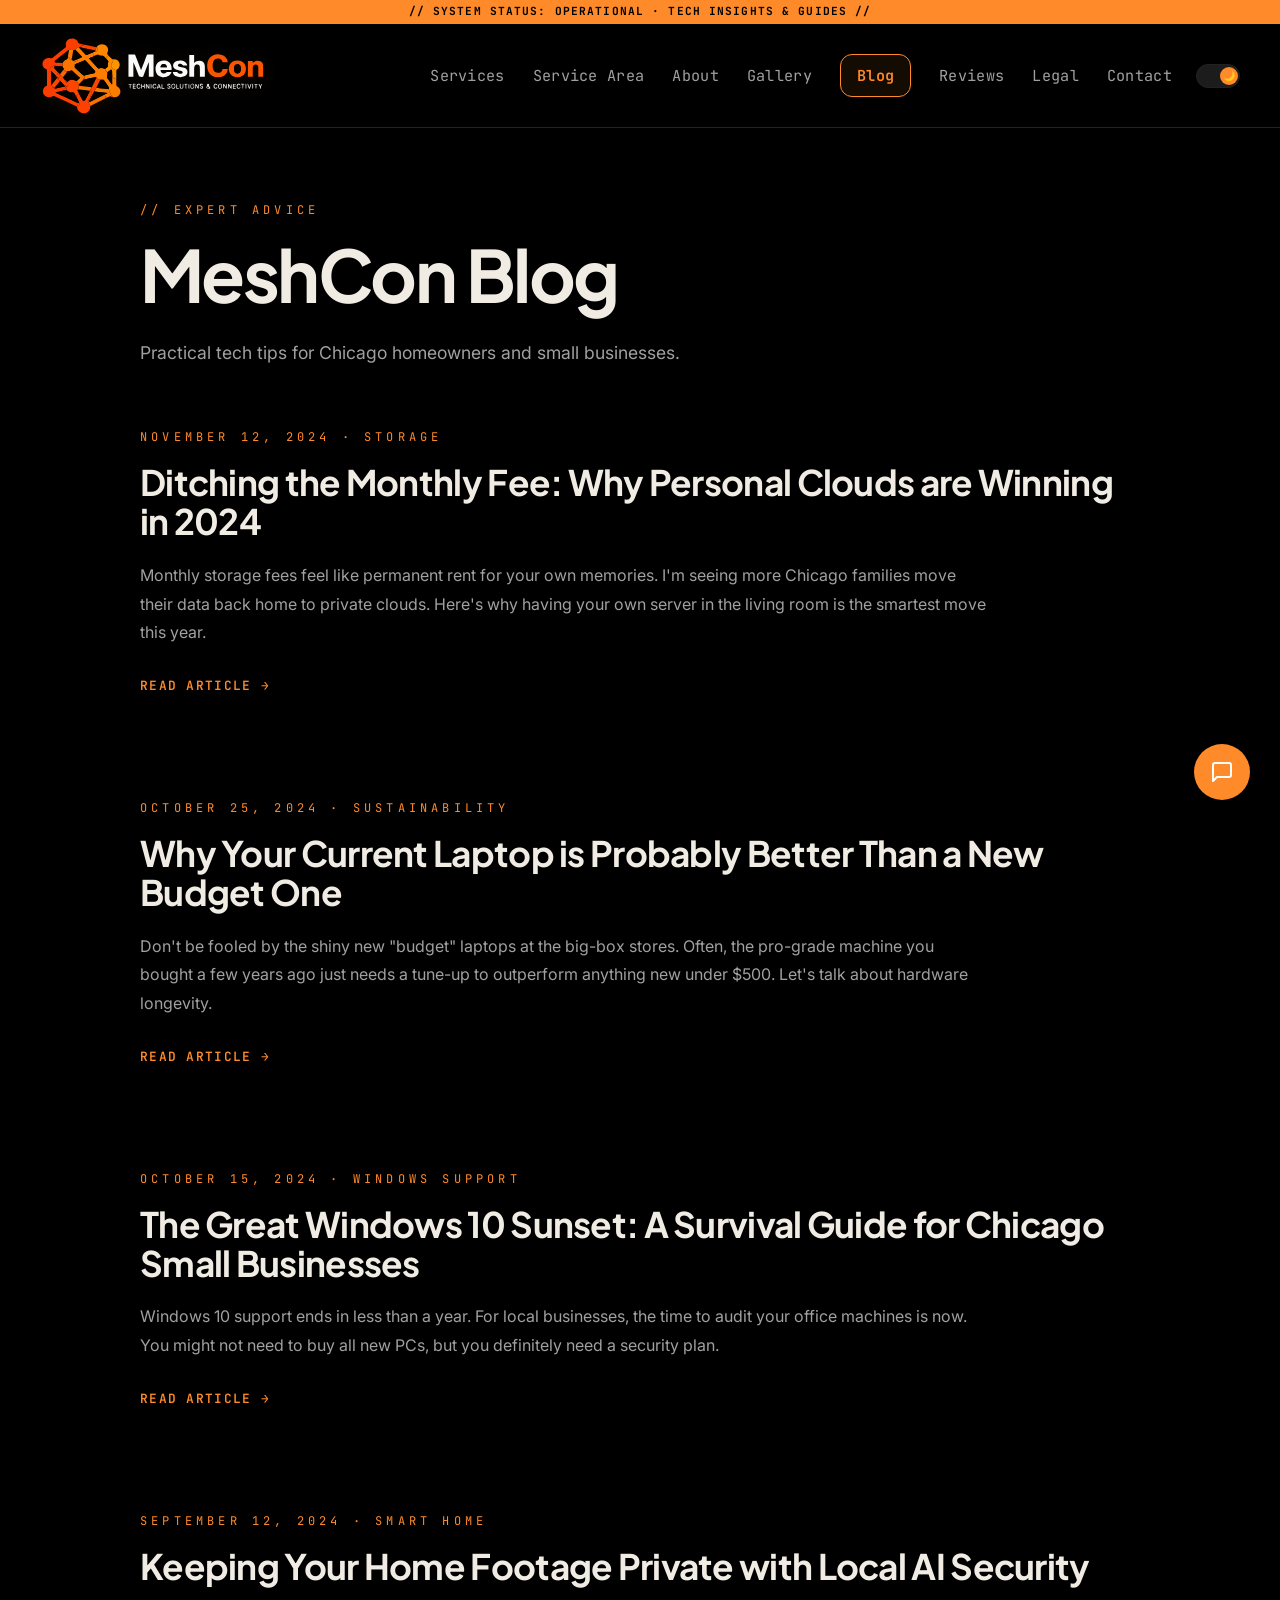
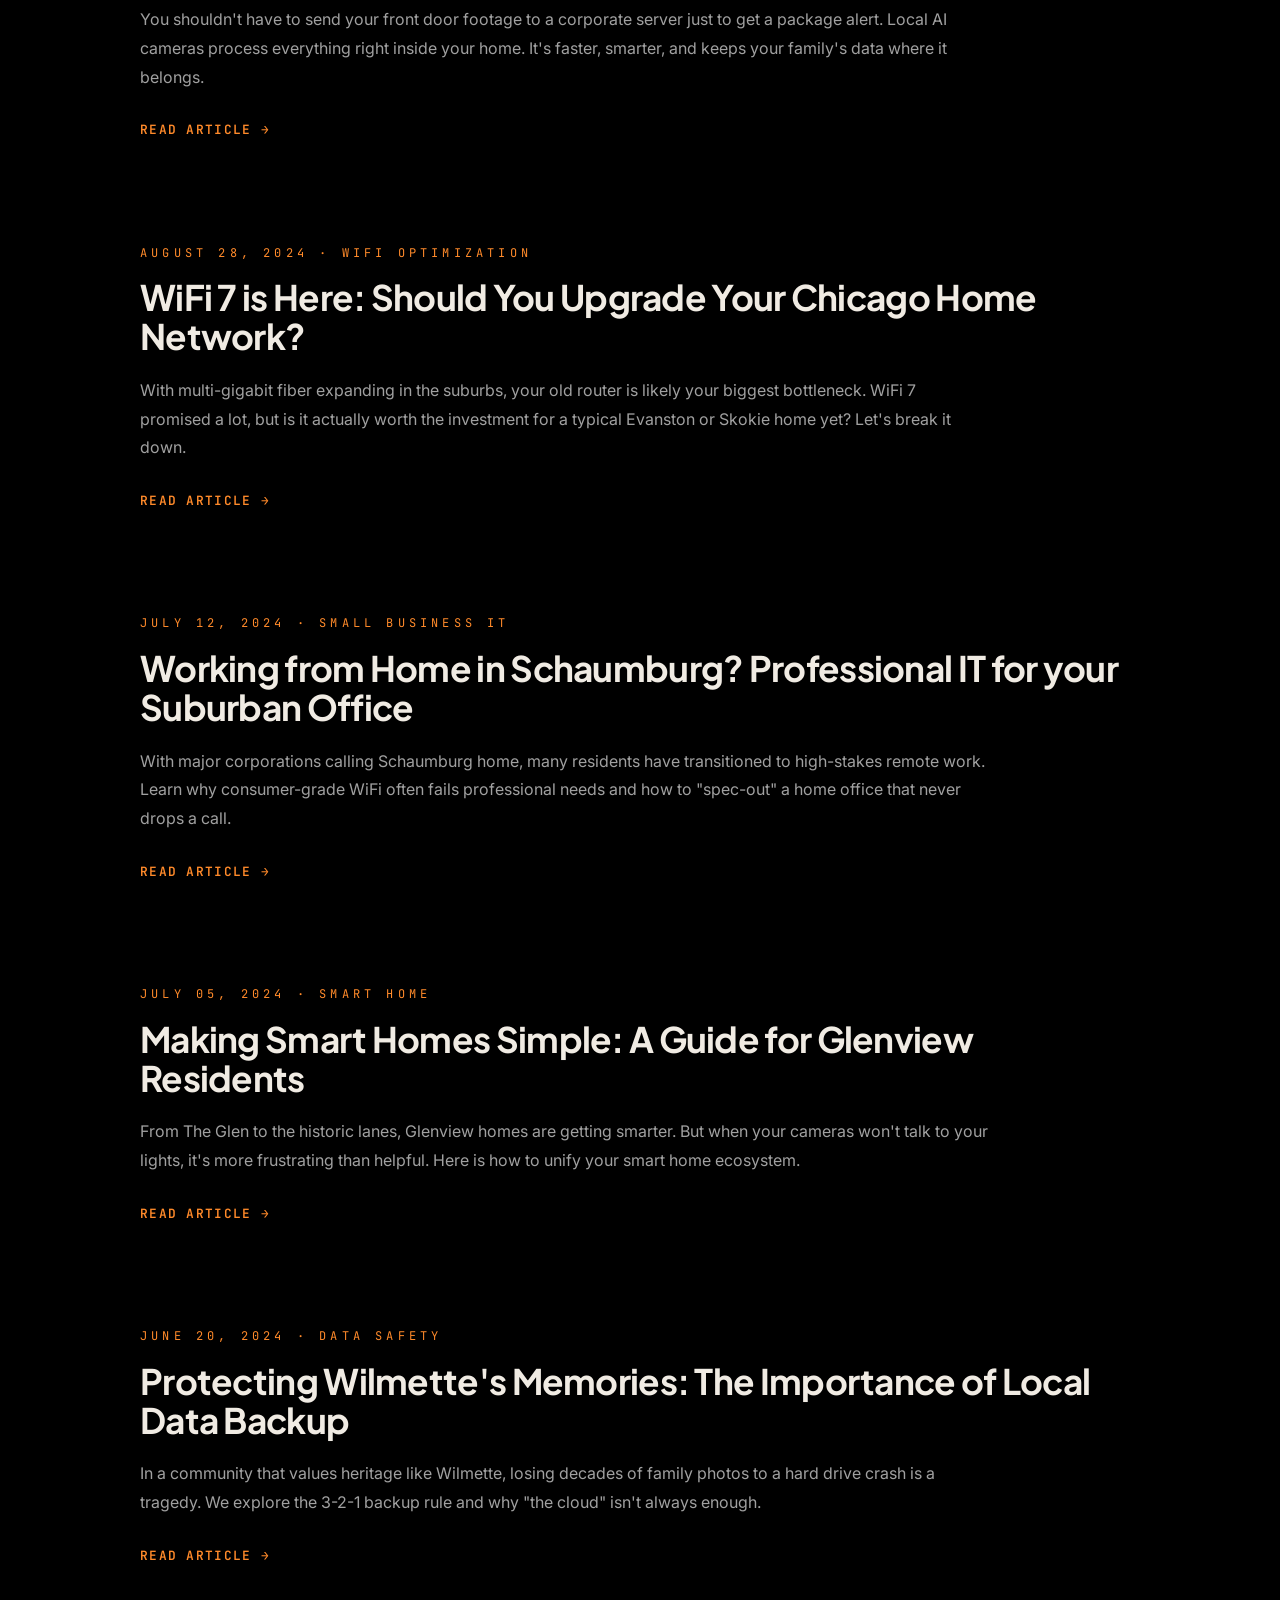
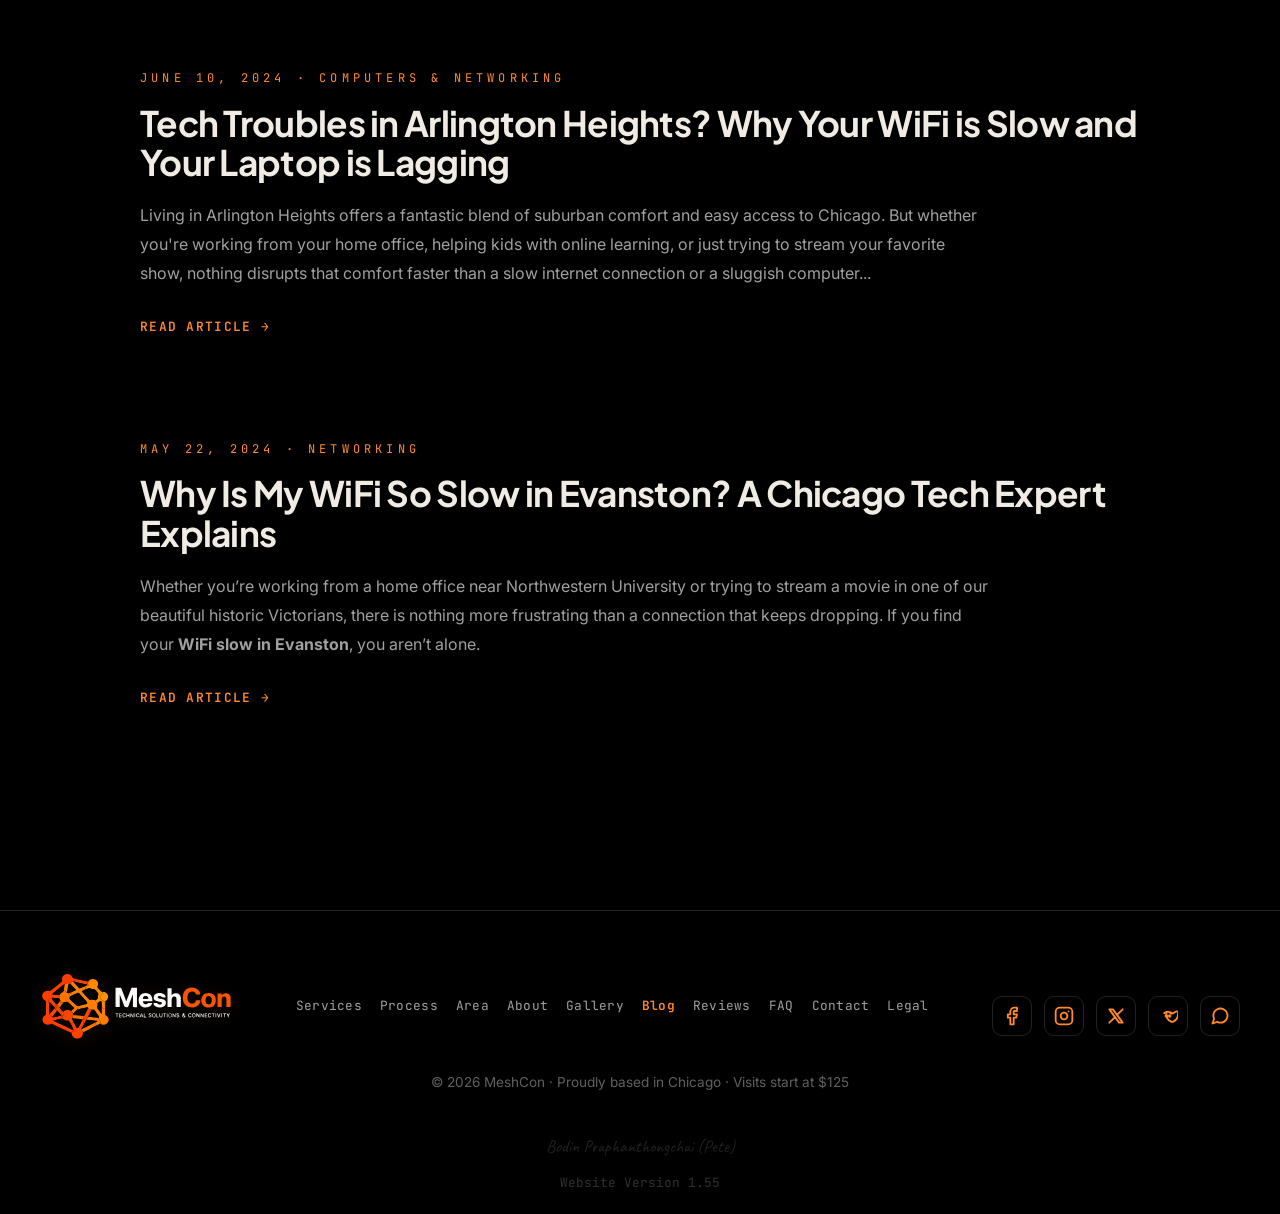
<file: blog.html>
<!DOCTYPE html>
<html lang="en" data-theme="dark">
<head>
<meta charset="UTF-8">
<meta name="viewport" content="width=device-width, initial-scale=1.0, viewport-fit=cover">
<meta name="description" content="Technical insights and tech support guides from MeshCon. Serving Chicago and suburbs with expert on-site IT solutions.">
<title>Blog · MeshCon Technical Solutions</title>
<meta name="theme-color" content="#000000" id="metaThemeColor">
<link rel="icon" href="MeshCon-Logo-dark.svg" type="image/svg+xml">
<link rel="stylesheet" href="styles.css">
<link href="https://fonts.googleapis.com/css2?family=Inter:wght@400;500;600&family=Plus+Jakarta+Sans:wght@500;600;700&family=JetBrains+Mono:wght@400;500&family=Caveat&display=swap" rel="stylesheet">
<script>
  (function() {
    const saved = localStorage.getItem('meshcon-theme') || 'dark';
    document.documentElement.setAttribute('data-theme', saved);
    const meta = document.getElementById('metaThemeColor');
    if (meta) meta.setAttribute('content', saved === 'dark' ? '#000000' : '#ffffff');
    
    const syncLogos = () => {
      const logoPath = saved === 'dark' ? 'MeshCon-Logo-dark.svg' : 'MeshCon-Logo-light.svg';
      document.querySelectorAll('.logo-img').forEach(img => { if(img) img.src = logoPath; });
    };
    if (document.readyState === 'loading') window.addEventListener('DOMContentLoaded', syncLogos);
    else syncLogos();
  })();
</script>
</head>
<body>
<a href="#main-content" class="skip-link">Skip to main content</a>

<div class="top-status-bar">
  <span class="status-desktop">// SYSTEM STATUS: OPERATIONAL · TECH INSIGHTS & GUIDES //</span>
  <span class="status-mobile">// SYSTEM OPERATIONAL //</span>
</div>

<header>
  <a href="index.html#home" class="logo" aria-label="MeshCon Home"><img src="MeshCon-Logo-dark.svg" alt="MeshCon: Technical Solutions & Connectivity" class="logo-img" width="226" height="82" loading="eager" decoding="async" fetchpriority="high"></a>
  <div class="header-right">
    <nav>
      <a href="index.html#services">Services</a>
      <a href="index.html#area">Service Area</a>
      <a href="index.html#about">About</a>
      <a href="index.html#gallery">Gallery</a>
      <a href="blog.html" class="nav-blog">Blog</a>
      <a href="index.html#reviews">Reviews</a>
      <a href="index.html#legal">Legal</a>
      <a href="#contact">Contact</a>
    </nav>
    <button class="theme-toggle" id="themeToggle" aria-label="Toggle theme">
      <div class="toggle-track"><div class="toggle-thumb" id="toggleThumb">
        <span class="theme-icon-dark">🌙</span><span class="theme-icon-light">☀️</span>
      </div></div>
    </button>
    <button class="hamburger" id="hamburger" aria-label="Menu"><span></span><span></span><span></span></button>
  </div>
</header>

<nav class="mobile-nav" id="mobileNav">
  <a href="index.html#services" onclick="closeMobile()">Services</a>
  <a href="index.html#process" onclick="closeMobile()">Process</a>
  <a href="index.html#area" onclick="closeMobile()">Service Area</a>
  <a href="index.html#about" onclick="closeMobile()">About</a>
  <a href="index.html#gallery" onclick="closeMobile()">Gallery</a>
  <a href="blog.html" onclick="closeMobile()" class="nav-blog">Blog</a>
  <a href="index.html#reviews" onclick="closeMobile()">Reviews</a>
  <a href="index.html#faq" onclick="closeMobile()">FAQ</a>
  <a href="index.html#legal" onclick="closeMobile()">Legal</a>
  <a href="#contact" onclick="closeMobile()">Contact</a>
</nav>

<main id="main-content" class="sub-page">
  <div class="section-wrap">
    <div class="section-label">// Expert Advice</div>
    <h1>MeshCon Blog</h1>
    <p class="blog-intro">Practical tech tips for Chicago homeowners and small businesses.</p>

    <div class="blog-list">
      <!-- Blog Post 10 Summary -->
      <article class="blog-post-summary">
        <div class="section-label">November 12, 2024 · Storage</div>
        <h2><a href="blog/personal-cloud.html">Ditching the Monthly Fee: Why Personal Clouds are Winning in 2024</a></h2>
        <p>Monthly storage fees feel like permanent rent for your own memories. I'm seeing more Chicago families move their data back home to private clouds. Here's why having your own server in the living room is the smartest move this year.</p>
        <a href="blog/personal-cloud.html" class="btn-read-more">Read Article</a>
      </article>

      <!-- Blog Post 9 Summary -->
      <article class="blog-post-summary">
        <div class="section-label">October 25, 2024 · Sustainability</div>
        <h2><a href="blog/pc-longevity.html">Why Your Current Laptop is Probably Better Than a New Budget One</a></h2>
        <p>Don't be fooled by the shiny new "budget" laptops at the big-box stores. Often, the pro-grade machine you bought a few years ago just needs a tune-up to outperform anything new under $500. Let's talk about hardware longevity.</p>
        <a href="blog/pc-longevity.html" class="btn-read-more">Read Article</a>
      </article>

      <!-- Blog Post 8 Summary -->
      <article class="blog-post-summary">
        <div class="section-label">October 15, 2024 · Windows Support</div>
        <h2><a href="blog/windows-migration.html">The Great Windows 10 Sunset: A Survival Guide for Chicago Small Businesses</a></h2>
        <p>Windows 10 support ends in less than a year. For local businesses, the time to audit your office machines is now. You might not need to buy all new PCs, but you definitely need a security plan.</p>
        <a href="blog/windows-migration.html" class="btn-read-more">Read Article</a>
      </article>

      <!-- Blog Post 7 Summary -->
      <article class="blog-post-summary">
        <div class="section-label">September 12, 2024 · Smart Home</div>
        <h2><a href="blog/ai-security.html">Keeping Your Home Footage Private with Local AI Security</a></h2>
        <p>You shouldn't have to send your front door footage to a corporate server just to get a package alert. Local AI cameras process everything right inside your home. It's faster, smarter, and keeps your family's data where it belongs.</p>
        <a href="blog/ai-security.html" class="btn-read-more">Read Article</a>
      </article>

      <!-- Blog Post 6 Summary -->
      <article class="blog-post-summary">
        <div class="section-label">August 28, 2024 · WiFi Optimization</div>
        <h2><a href="blog/wifi7-guide.html">WiFi 7 is Here: Should You Upgrade Your Chicago Home Network?</a></h2>
        <p>With multi-gigabit fiber expanding in the suburbs, your old router is likely your biggest bottleneck. WiFi 7 promised a lot, but is it actually worth the investment for a typical Evanston or Skokie home yet? Let's break it down.</p>
        <a href="blog/wifi7-guide.html" class="btn-read-more">Read Article</a>
      </article>

      <!-- Blog Post 5 Summary: Schaumburg -->
      <article class="blog-post-summary">
        <div class="section-label">July 12, 2024 · Small Business IT</div>
        <h2><a href="blog/schaumburg-office.html">Working from Home in Schaumburg? Professional IT for your Suburban Office</a></h2>
        <p>With major corporations calling Schaumburg home, many residents have transitioned to high-stakes remote work. Learn why consumer-grade WiFi often fails professional needs and how to "spec-out" a home office that never drops a call.</p>
        <a href="blog/schaumburg-office.html" class="btn-read-more">Read Article</a>
      </article>

      <!-- Blog Post 4 Summary: Glenview -->
      <article class="blog-post-summary">
        <div class="section-label">July 05, 2024 · Smart Home</div>
        <h2><a href="blog/glenview-smarthome.html">Making Smart Homes Simple: A Guide for Glenview Residents</a></h2>
        <p>From The Glen to the historic lanes, Glenview homes are getting smarter. But when your cameras won't talk to your lights, it's more frustrating than helpful. Here is how to unify your smart home ecosystem.</p>
        <a href="blog/glenview-smarthome.html" class="btn-read-more">Read Article</a>
      </article>

      <!-- Blog Post 3 Summary: Wilmette -->
      <article class="blog-post-summary">
        <div class="section-label">June 20, 2024 · Data Safety</div>
        <h2><a href="blog/wilmette-backup.html">Protecting Wilmette's Memories: The Importance of Local Data Backup</a></h2>
        <p>In a community that values heritage like Wilmette, losing decades of family photos to a hard drive crash is a tragedy. We explore the 3-2-1 backup rule and why "the cloud" isn't always enough.</p>
        <a href="blog/wilmette-backup.html" class="btn-read-more">Read Article</a>
      </article>

      <!-- Blog Post 2 Summary: Arlington Heights Tech Issues -->
      <article class="blog-post-summary">
        <div class="section-label">June 10, 2024 · Computers & Networking</div>
        <h2><a href="blog/arlington-heights.html">Tech Troubles in Arlington Heights? Why Your WiFi is Slow and Your Laptop is Lagging</a></h2>
        <p>Living in Arlington Heights offers a fantastic blend of suburban comfort and easy access to Chicago. But whether you're working from your home office, helping kids with online learning, or just trying to stream your favorite show, nothing disrupts that comfort faster than a slow internet connection or a sluggish computer...</p>
        <a href="blog/arlington-heights.html" class="btn-read-more">Read Article</a>
      </article>

      <!-- Blog Post 1 Summary: Evanston WiFi -->
      <article class="blog-post-summary">
        <div class="section-label">May 22, 2024 · Networking</div>
        <h2><a href="blog/wifi-evanston.html">Why Is My WiFi So Slow in Evanston? A Chicago Tech Expert Explains</a></h2>
        <p>Whether you’re working from a home office near Northwestern University or trying to stream a movie in one of our beautiful historic Victorians, there is nothing more frustrating than a connection that keeps dropping. If you find your <strong>WiFi slow in Evanston</strong>, you aren’t alone.</p>
        <a href="blog/wifi-evanston.html" class="btn-read-more">Read Article</a>
      </article>
    </div> <!-- blog-list -->
  </div> <!-- section-wrap -->
</main>

<!-- CONTACT MODAL -->
<div id="contact" class="contact-modal">
  <div class="modal-overlay" onclick="closeContactModal()"></div>
  <div class="modal-container">
    <button class="modal-close-btn" onclick="closeContactModal()" aria-label="Close">&times;</button>
    <div class="section-wrap">
      <div class="contact-layout">
        <div class="contact-info" role="complementary" aria-labelledby="contact-heading">
          <div class="section-label">// Book a Visit</div>
          <h2 id="contact-heading">Let's Connect</h2>
          <p>Tell me about your tech challenge. I'll get back to you personally, usually within a few hours. I keep communications via email or WhatsApp so you'll always have a clear record of our conversation.</p>
          <div class="contact-detail"><span class="icon"><svg viewBox="0 0 24 24" aria-hidden="true" focusable="false"><path d="M20 10c0 6-8 12-8 12s-8-6-8-12a8 8 0 0 1 16 0Z"></path><circle cx="12" cy="10" r="3"></circle></svg></span><span>Chicago, IL · Serving city and suburbs</span></div>
          <div class="contact-detail"><span class="icon"><svg viewBox="0 0 24 24" aria-hidden="true" focusable="false"><rect width="20" height="16" x="2" y="4" rx="2"></rect><path d="m22 7-8.97 5.7a1.94 1.94 0 0 1-2.06 0L2 7"></path></svg></span><span><a href="mailto:info@meshcon.tech">info@meshcon.tech</a></span></div>
          <div class="contact-detail"><span class="icon"><svg viewBox="0 0 24 24" aria-hidden="true" focusable="false"><path d="M22 16.92v3a2 2 0 0 1-2.18 2 19.79 19.79 0 0 1-8.63-3.07 19.5 19.5 0 0 1-6-6 19.79 19.79 0 0 1-3.07-8.67A2 2 0 0 1 4.11 2h3a2 2 0 0 1 2 1.72 12.84 12.84 0 0 0 .7 2.81 2 2 0 0 1-.45 2.11L8.09 9.91a16 16 0 0 0 6 6l1.27-1.27a2 2 0 0 1 2.11-.45 12.84 12.84 0 0 0 2.81.7A2 2 0 0 1 22 16.92z"></path></svg></span><span><a href="tel:+12243689525">+1 224-368-9525</a></span></div>
          <div class="contact-detail"><span class="icon"><svg viewBox="0 0 24 24" aria-hidden="true" focusable="false"><circle cx="12" cy="12" r="10"></circle><polyline points="12 6 12 12 16 14"></polyline></svg></span><span>Mon-Fri: 9 AM - 7 PM, Sat: 10 AM - 5 PM</span></div>
          <div class="contact-detail emergency"><span class="icon"><svg viewBox="0 0 24 24" aria-hidden="true" focusable="false"><path d="M10.29 3.86L1.82 18a2 2 0 0 0 1.71 3h16.94a2 2 0 0 0 1.71-3L13.71 3.86a2 2 0 0 0-3.42 0z"></path><line x1="12" y1="9" x2="12" y2="13"></line><line x1="12" y1="17" x2="12.01" y2="17"></line></svg></span><span>24/7 Emergency Support Available</span></div>
          <div class="contact-detail"><span class="icon"><svg viewBox="0 0 24 24" aria-hidden="true" focusable="false"><path d="M19 17h2c.6 0 1-.4 1-1v-3c0-.9-.7-1.7-1.5-1.9C18.7 10.6 16 10 16 10s-1.3-1.4-2.2-2.3c-.5-.4-1.1-.7-1.8-.7H5c-.6 0-1.1.4-1.4.9l-1.4 2.9A3.7 3.7 0 0 0 2 13.1V16c0 .6.4 1 1 1h2"></path><circle cx="7" cy="17" r="2"></circle><path d="M9 17h6"></path><circle cx="17" cy="17" r="2"></circle></svg></span><span>Professional on-site visits start at $125</span></div>
          <div class="contact-detail"><span class="icon"><svg viewBox="0 0 24 24" aria-hidden="true" focusable="false"><polygon points="13 2 3 14 12 14 11 22 21 10 12 10 13 2"></polygon></svg></span><span>Same day service often available</span></div>

          <div style="margin-top: 24px; padding: 16px; background: var(--surface2); border: 1px solid var(--border); border-radius: 16px; text-align: center; max-width: 280px;">
            <div class="section-label" style="margin-bottom: 8px; font-size: 0.65rem;">// Scan to Chat</div>
            <img src="whatsapp-qr.png" alt="Scan to chat with MeshCon on WhatsApp" style="width: 160px; height: auto; display: block; margin: 0 auto; border-radius: 8px; border: 4px solid #fff;">
            <p style="font-size: 0.75rem; color: var(--muted); margin-top: 8px;">Scan with your phone camera to start a private chat.</p>
          </div>

          <div class="social-links contact-socials" aria-label="Connect with us on social media">
            <a href="https://facebook.com/MeshCon" target="_blank" rel="noopener noreferrer" aria-label="Follow us on Facebook">
              <svg viewBox="0 0 24 24" aria-hidden="true" focusable="false"><path d="M18 2h-3a5 5 0 0 0-5 5v3H7v4h3v8h4v-8h3l1-4h-4V7a1 1 0 0 1 1-1h3z"></path></svg>
            </a>
            <a href="https://instagram.com/MeshCon" target="_blank" rel="noopener noreferrer" aria-label="Follow us on Instagram">
              <svg viewBox="0 0 24 24" aria-hidden="true" focusable="false"><rect x="2" y="2" width="20" height="20" rx="5" ry="5"></rect><path d="M16 11.37A4 4 0 1 1 12.63 8 4 4 0 0 1 16 11.37z"></path><line x1="17.5" y1="6.5" x2="17.51" y2="6.5"></line></svg>
            </a>
            <a href="https://x.com/MeshCon" target="_blank" rel="noopener noreferrer" aria-label="Follow us on X (formerly Twitter)">
              <svg viewBox="0 0 24 24" aria-hidden="true" focusable="false"><path d="M4 4l11.733 16h4.267l-11.733 -16zM4 20l6.768 -6.768m2.46 -2.46l6.772 -6.772"></path></svg>
            </a>
            <a href="https://discord.gg/MeshCon" target="_blank" rel="noopener noreferrer" aria-label="Join our Discord community">
              <svg viewBox="0 0 24 24" aria-hidden="true" focusable="false"><path d="M9 12a1 1 0 1 0 2 0 1 1 0 0 0-2 0m4 0a1 1 0 1 0 2 0 1 1 0 0 0-2 0"></path><path d="M7.5 8.5c1.4-1.1 3.2-1.5 4.5-1.5s3.1.4 4.5 1.5c.7.5 1.5.5 2.2 0l.5-.4c1-1 2.3-1.6 3.7-1.6h.1c.6 0 1.1.5 1.1 1.1v2.1c0 3.7-2 7.1-5.3 8.8l-.5.2c-.8.4-1.7.4-2.5 0l-.5-.2C12 17.1 10 13.7 10 10V7.9c0-.6.5-1.1 1.1-1.1h.1c1.4 0 2.7.6 3.7 1.6l.5.4c.7.5 1.5.5 2.2 0"></path></svg>
            </a>
            <a href="https://wa.link/5wvtlp" target="_blank" rel="noopener noreferrer" aria-label="Chat with us on WhatsApp">
              <svg viewBox="0 0 24 24" aria-hidden="true" focusable="false"><path d="M21 11.5a8.38 8.38 0 0 1-.9 3.8 8.5 8.5 0 0 1-7.6 4.7 8.38 8.38 0 0 1-3.8-.9L3 21l1.9-5.7a8.38 8.38 0 0 1-.9-3.8 8.5 8.5 0 0 1 4.7-7.6 8.38 8.38 0 0 1 3.8-.9h.5a8.48 8.48 0 0 1 8 8v.5z"></path></svg>
            </a>
          </div>
        </div>
        <div>
          <form class="contact-form" action="https://formspree.io/f/xeedzoqy" method="POST" id="mainContactForm" novalidate>
            <div id="form-success" class="form-status success" aria-hidden="true" style="display: none;">
              <svg viewBox="0 0 24 24" class="status-icon"><circle cx="12" cy="12" r="10"></circle><path d="m9 12 2 2 4-4"></path></svg>
              <div>
                <strong>Message Sent!</strong>
                <p>Thanks for reaching out, we will be in touch shortly.</p>
              </div>
            </div>
            <label for="contact-name" class="sr-only">Your Name</label>
            <input type="text" id="contact-name" name="name" placeholder="Your Name" required autocomplete="name" aria-required="true" aria-label="Your Name">
            
            <label for="contact-email" class="sr-only">Your Email Address</label>
            <input type="email" id="contact-email" name="email" placeholder="Email Address" required autocomplete="email" aria-required="true">
            
            <label for="contact-subject" class="sr-only">Subject</label>
            <input type="text" id="contact-subject" name="interest" placeholder="Subject (e.g. Laptop Repair, Camera Install)">

            <input type="hidden" name="_subject" value="New Lead from MeshCon.tech">
            
            <textarea id="contact-message" name="message" placeholder="Tell us about your tech issue or what you need help setting up..." required aria-label="Describe your tech issue" maxlength="1500"></textarea>
            <div id="char-counter" class="char-counter">0 / 1500</div>
            <button type="submit" class="btn-primary" style="width: 100%; cursor: pointer;">Send Message</button>
            <p style="font-size: 0.75rem; color: var(--muted); margin-top: 12px; text-align: center;">By sending a message, you agree to our <a href="index.html#legal" style="color: var(--accent); text-decoration: underline;">Privacy Policy & Terms</a>.</p>
          </form>
        </div>
      </div>
    </div>
  </div>
</div>

<footer>
  <a href="index.html#home" class="logo footer-logo" aria-label="MeshCon Home"><img src="MeshCon-Logo-dark.svg" alt="MeshCon: Technical Solutions & Connectivity" class="logo-img" width="193" height="70" loading="lazy" decoding="async"></a>
  <div class="footer-links">
    <a href="index.html#services">Services</a>
    <a href="index.html#process">Process</a>
    <a href="index.html#area">Area</a>
    <a href="index.html#about">About</a>
    <a href="index.html#gallery">Gallery</a>
    <a href="blog.html" class="nav-blog">Blog</a>
    <a href="index.html#reviews">Reviews</a>
    <a href="index.html#faq">FAQ</a>
    <a href="#contact">Contact</a>
    <a href="index.html#legal">Legal</a>
  </div>
  <div class="social-links footer-socials" aria-label="Connect with MeshCon">
    <a href="https://facebook.com/MeshCon" target="_blank" rel="noopener noreferrer" aria-label="Follow us on Facebook">
      <svg viewBox="0 0 24 24" aria-hidden="true" focusable="false"><path d="M18 2h-3a5 5 0 0 0-5 5v3H7v4h3v8h4v-8h3l1-4h-4V7a1 1 0 0 1 1-1h3z"></path></svg>
    </a>
    <a href="https://instagram.com/MeshCon" target="_blank" rel="noopener noreferrer" aria-label="Follow us on Instagram">
      <svg viewBox="0 0 24 24" aria-hidden="true" focusable="false"><rect x="2" y="2" width="20" height="20" rx="5" ry="5"></rect><path d="M16 11.37A4 4 0 1 1 12.63 8 4 4 0 0 1 16 11.37z"></path><line x1="17.5" y1="6.5" x2="17.51" y2="6.5"></line></svg>
    </a>
    <a href="https://x.com/MeshCon" target="_blank" rel="noopener noreferrer" aria-label="Follow us on X (formerly Twitter)">
      <svg viewBox="0 0 24 24" aria-hidden="true" focusable="false"><path d="M4 4l11.733 16h4.267l-11.733 -16zM4 20l6.768 -6.768m2.46 -2.46l6.772 -6.772"></path></svg>
    </a>
    <a href="https://discord.gg/MeshCon" target="_blank" rel="noopener noreferrer" aria-label="Join our Discord community">
      <svg viewBox="0 0 24 24" aria-hidden="true" focusable="false"><path d="M9 12a1 1 0 1 0 2 0 1 1 0 0 0-2 0m4 0a1 1 0 1 0 2 0 1 1 0 0 0-2 0"></path><path d="M7.5 8.5c1.4-1.1 3.2-1.5 4.5-1.5s3.1.4 4.5 1.5c.7.5 1.5.5 2.2 0l.5-.4c1-1 2.3-1.6 3.7-1.6h.1c.6 0 1.1.5 1.1 1.1v2.1c0 3.7-2 7.1-5.3 8.8l-.5.2c-.8.4-1.7.4-2.5 0l-.5-.2C12 17.1 10 13.7 10 10V7.9c0-.6.5-1.1 1.1-1.1h.1c1.4 0 2.7.6 3.7 1.6l.5.4c.7.5 1.5.5 2.2 0"></path></svg>
    </a>
    <a href="https://wa.link/5wvtlp" target="_blank" rel="noopener noreferrer" aria-label="Chat with us on WhatsApp">
      <svg viewBox="0 0 24 24" aria-hidden="true" focusable="false"><path d="M21 11.5a8.38 8.38 0 0 1-.9 3.8 8.5 8.5 0 0 1-7.6 4.7 8.38 8.38 0 0 1-3.8-.9L3 21l1.9-5.7a8.38 8.38 0 0 1-.9-3.8 8.5 8.5 0 0 1 4.7-7.6 8.38 8.38 0 0 1 3.8-.9h.5a8.48 8.48 0 0 1 8 8v.5z"></path></svg>
    </a>
  </div>
  <div class="footer-copy">© <span id="year"></span> MeshCon · Proudly based in Chicago · Visits start at $125</div>
</footer>
<div class="signature">Bodin Praphanthongchai (Pete)</div>
<div class="version">Website Version 1.55</div>

<!-- FLOATING CHAT SUPPORT -->
<button class="floating-chat-btn" id="chatBtn" aria-label="Open chat support">
  <svg viewBox="0 0 24 24" aria-hidden="true" focusable="false"><path d="M21 15a2 2 0 0 1-2 2H7l-4 4V5a2 2 0 0 1 2-2h14a2 2 0 0 1 2 2z"></path></svg>
  <span id="chatBadge" class="chat-badge"></span>
</button>

<div class="chat-overlay" id="chatOverlay">
  <div class="chat-header">
    <span>How can I help you?</span>
    <button class="chat-close-btn" id="closeChat" aria-label="Close chat">&times;</button>
  </div>
  <div class="chat-body">
    <div id="chatMessages" class="chat-messages"></div>
    <div id="chatOptionsContainer" style="display: flex; flex-direction: column; gap: 12px;">
      <a href="https://wa.link/5wvtlp" target="_blank" rel="noopener noreferrer" class="chat-option" style="background: var(--accent-dim); border-color: var(--accent);">
        <svg viewBox="0 0 24 24" aria-hidden="true" focusable="false"><path d="M21 11.5a8.38 8.38 0 0 1-.9 3.8 8.5 8.5 0 0 1-7.6 4.7 8.38 8.38 0 0 1-3.8-.9L3 21l1.9-5.7a8.38 8.38 0 0 1-.9-3.8 8.5 8.5 0 0 1 4.7-7.6 8.38 8.38 0 0 1 3.8-.9h.5a8.48 8.48 0 0 1 8 8v.5z"></path></svg>
        <strong>Chat on WhatsApp</strong>
      </a>
      <a href="mailto:info@meshcon.tech" class="chat-option">
        <svg viewBox="0 0 24 24" aria-hidden="true" focusable="false"><rect width="20" height="16" x="2" y="4" rx="2"></rect><path d="m22 7-8.97 5.7a1.94 1.94 0 0 1-2.06 0L2 7"></path></svg>
        <span>Send an Email</span>
      </a>
      <a href="#contact" class="chat-option" onclick="openContactModal(event)">
        <svg viewBox="0 0 24 24" aria-hidden="true" focusable="false"><path d="M14.5 4h-5L7 7H4a2 2 0 0 0-2 2v9a2 2 0 0 0 2 2h16a2 2 0 0 0 2-2V9a2 2 0 0 0-2-2h-3l-2.5-3z"></path><circle cx="12" cy="13" r="3"></circle></svg>
        <span>Book a Visit</span>
      </a>
      <a href="index.html#faq" class="chat-option" onclick="document.getElementById('chatOverlay').classList.remove('open')">
        <svg viewBox="0 0 24 24" aria-hidden="true" focusable="false"><circle cx="12" cy="12" r="10"></circle><path d="M9.09 9a3 3 0 0 1 5.83 1c0 2-3 3-3 3"></path><line x1="12" y1="17" x2="12.01" y2="17"></line></svg>
        <span>View FAQ</span>
      </a>
    </div>
  </div>
</div>

<button class="back-to-top" id="backToTop" aria-label="Back to top">
  <svg viewBox="0 0 24 24"><polyline points="18 15 12 9 6 15"></polyline></svg>
</button>

<script src="app.js" defer></script>
</body>
</html>
</file>
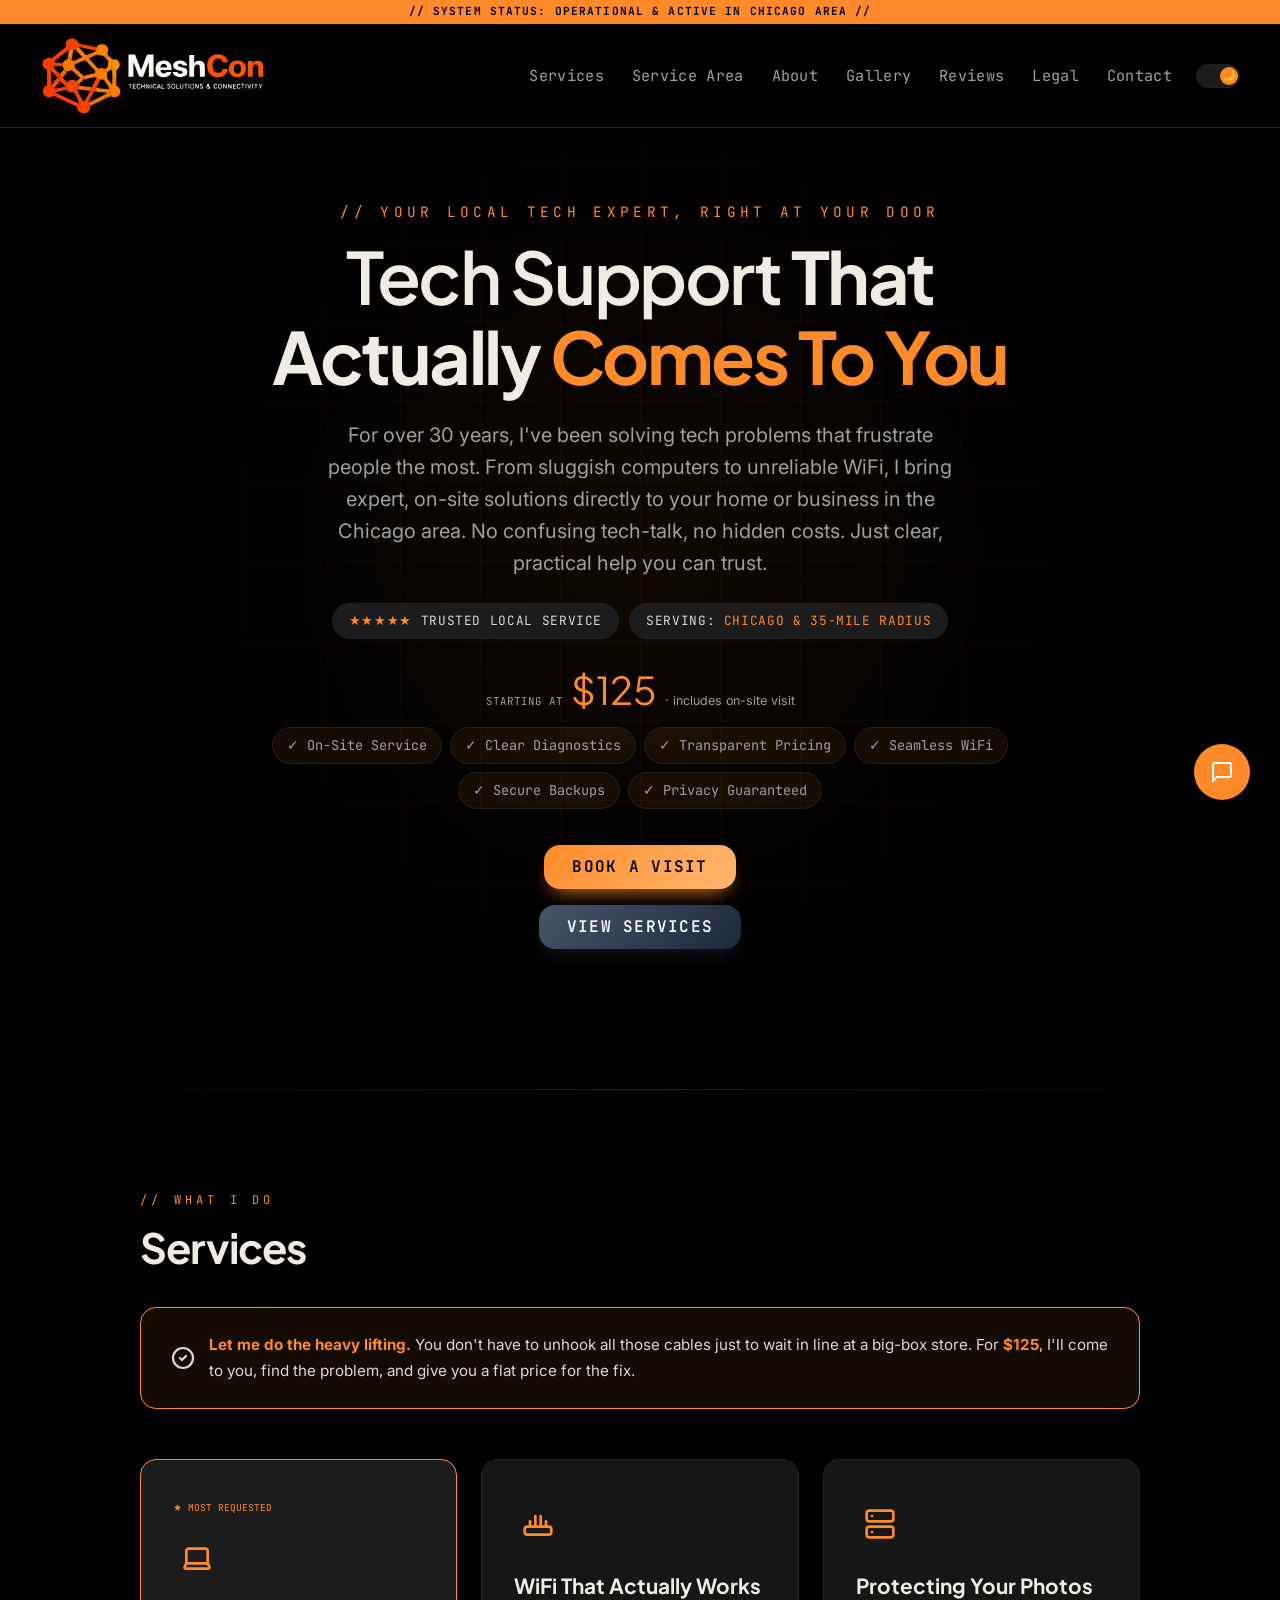
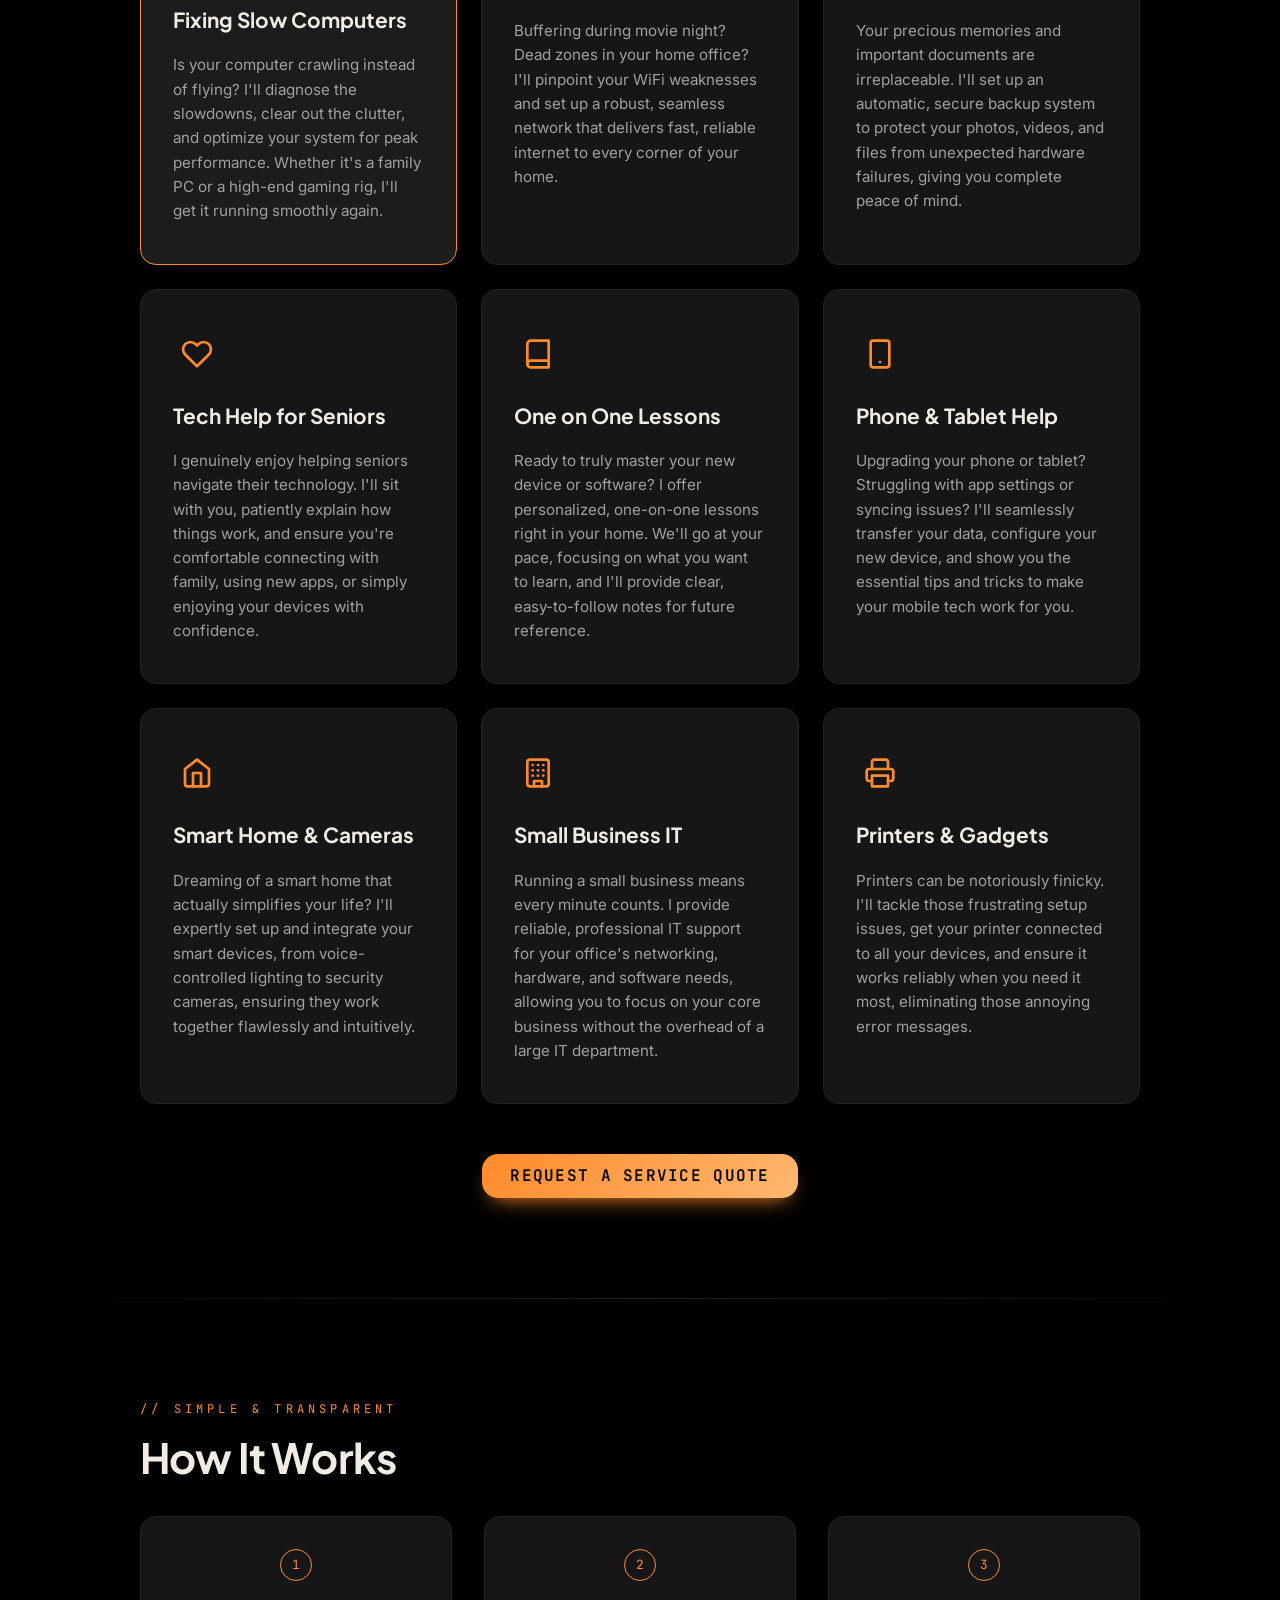
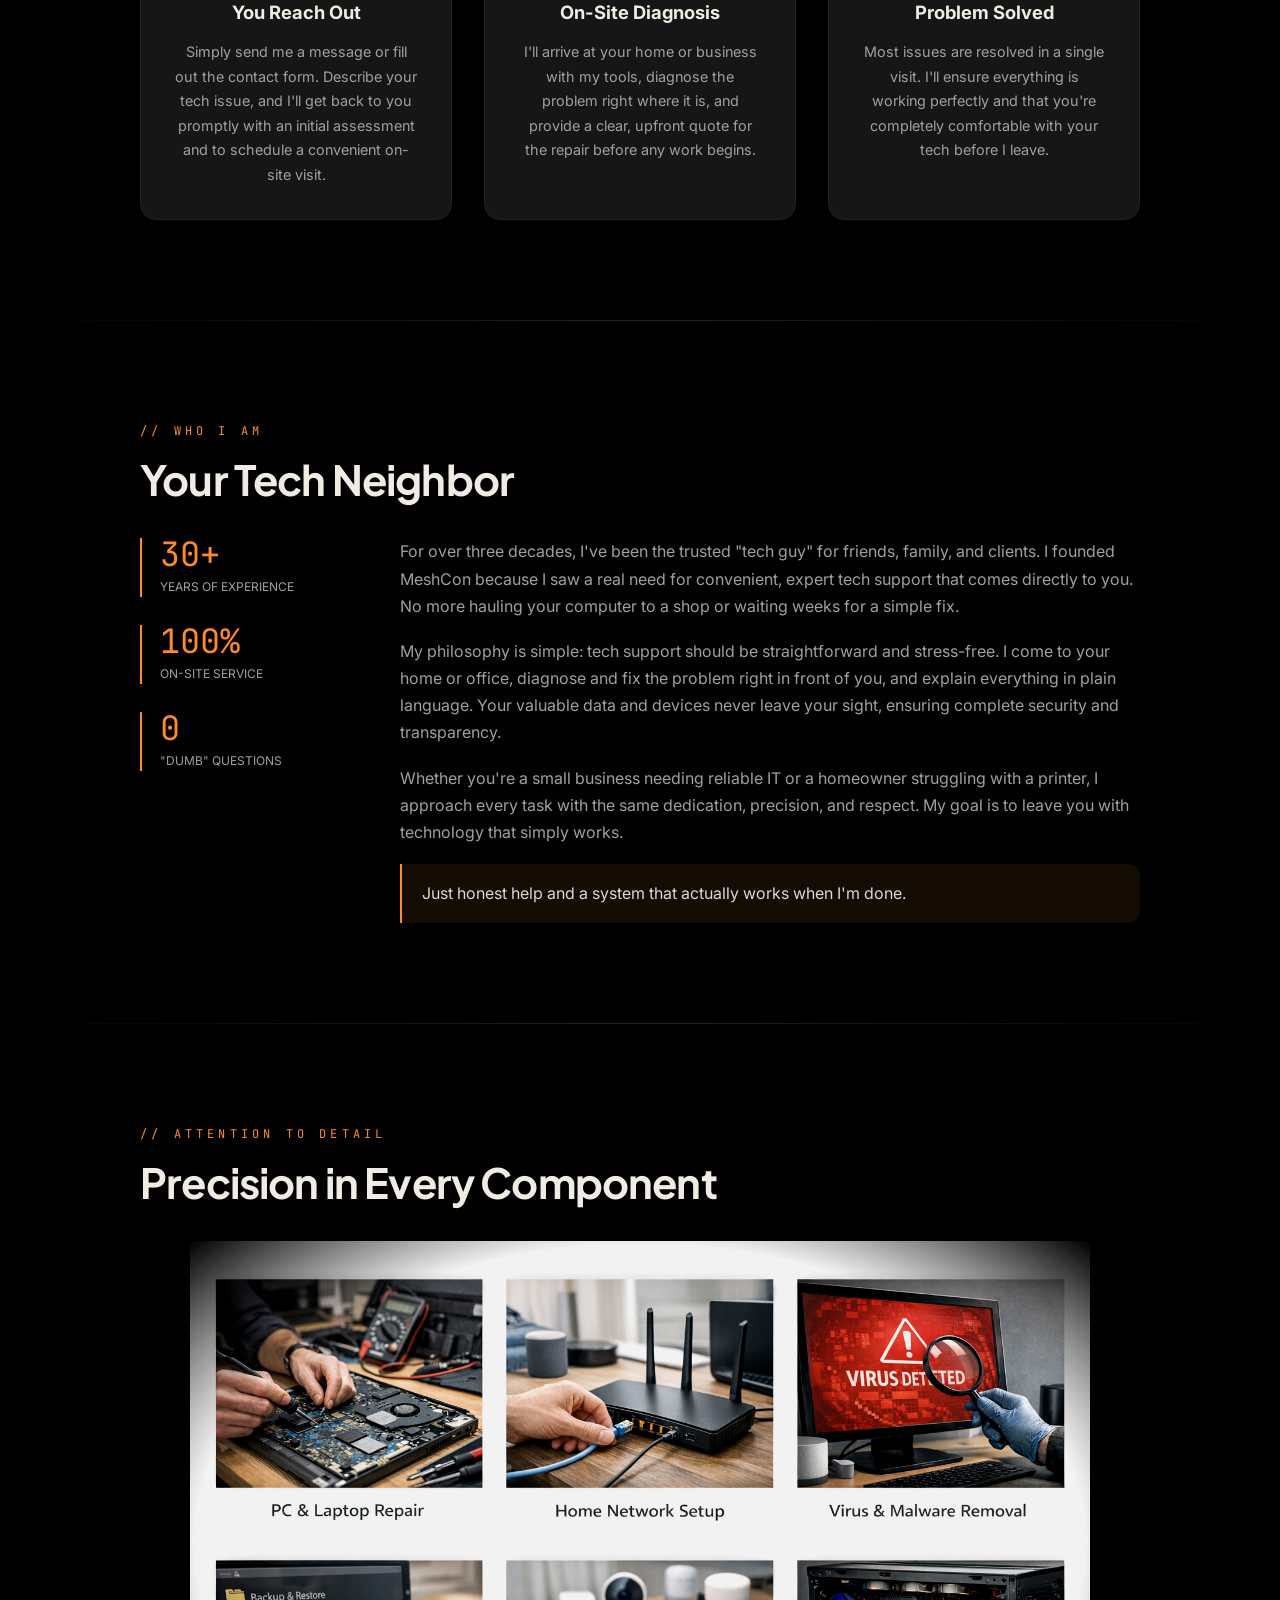
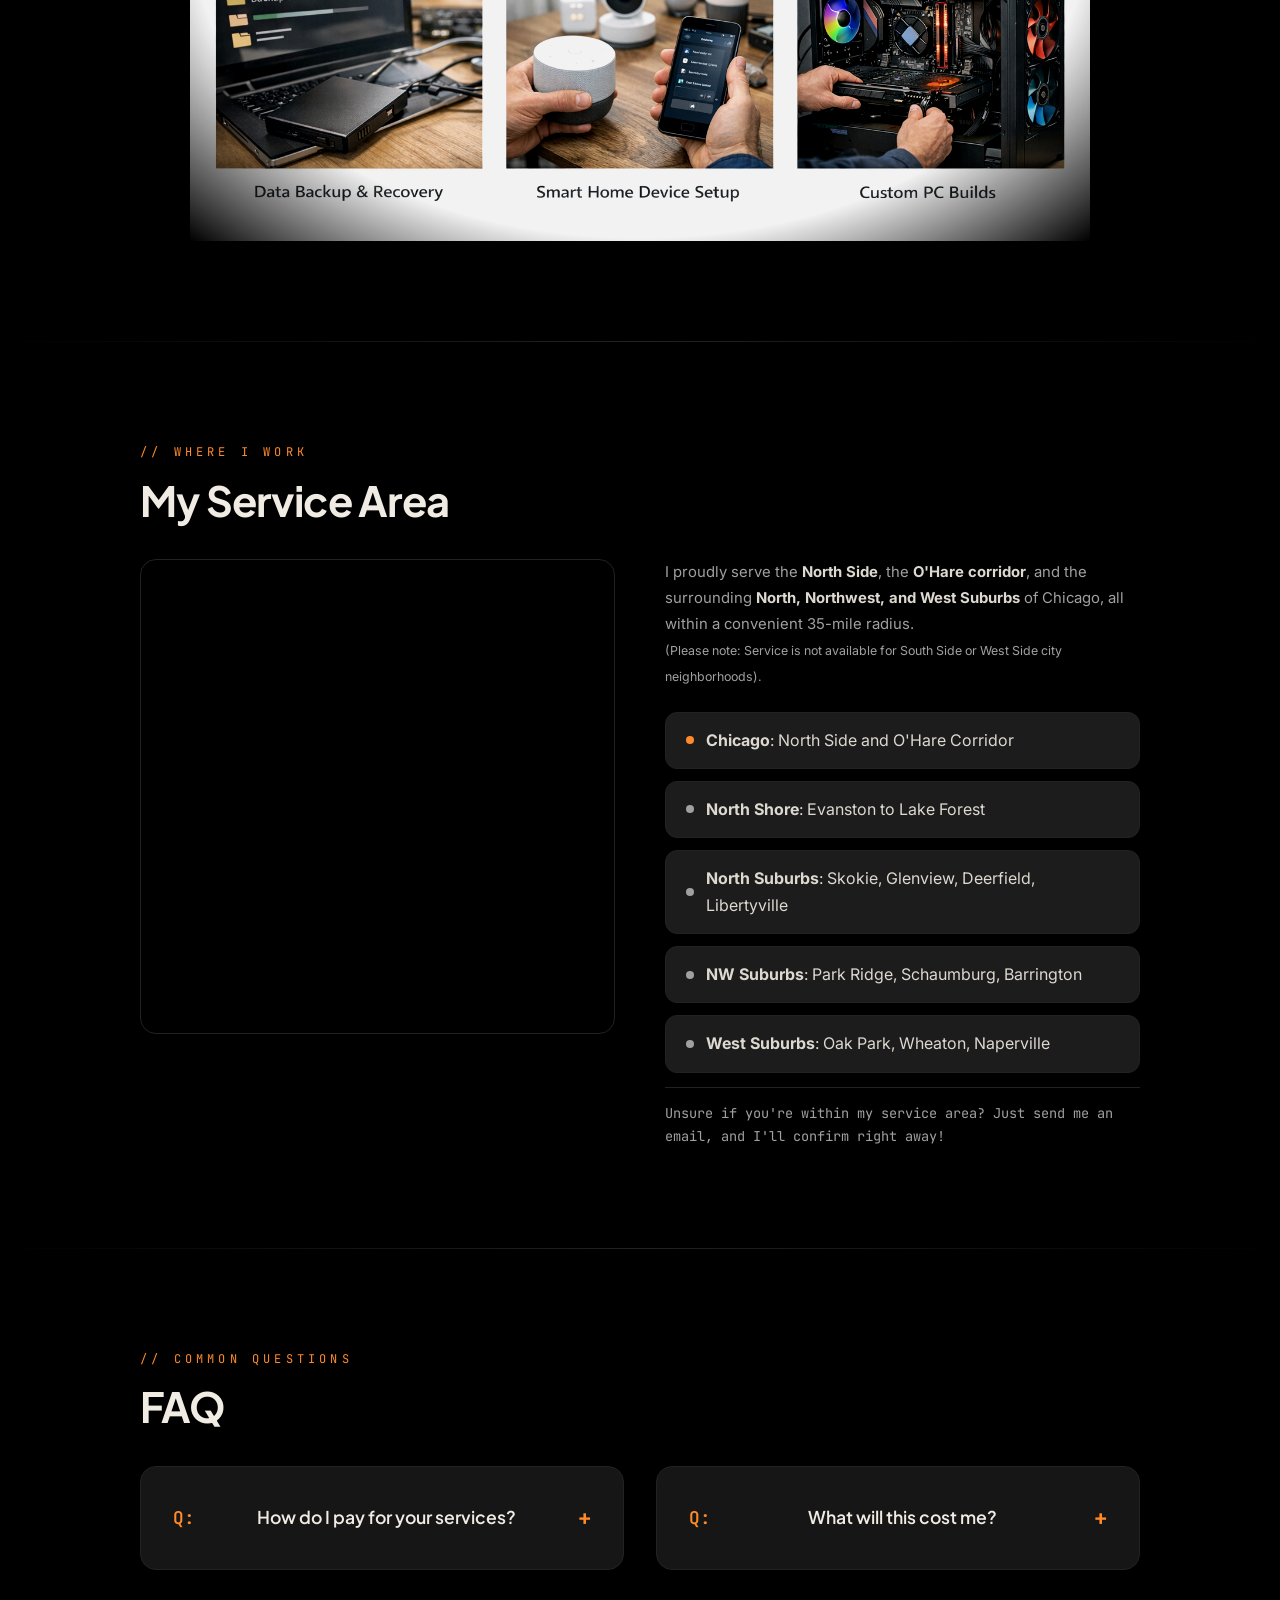
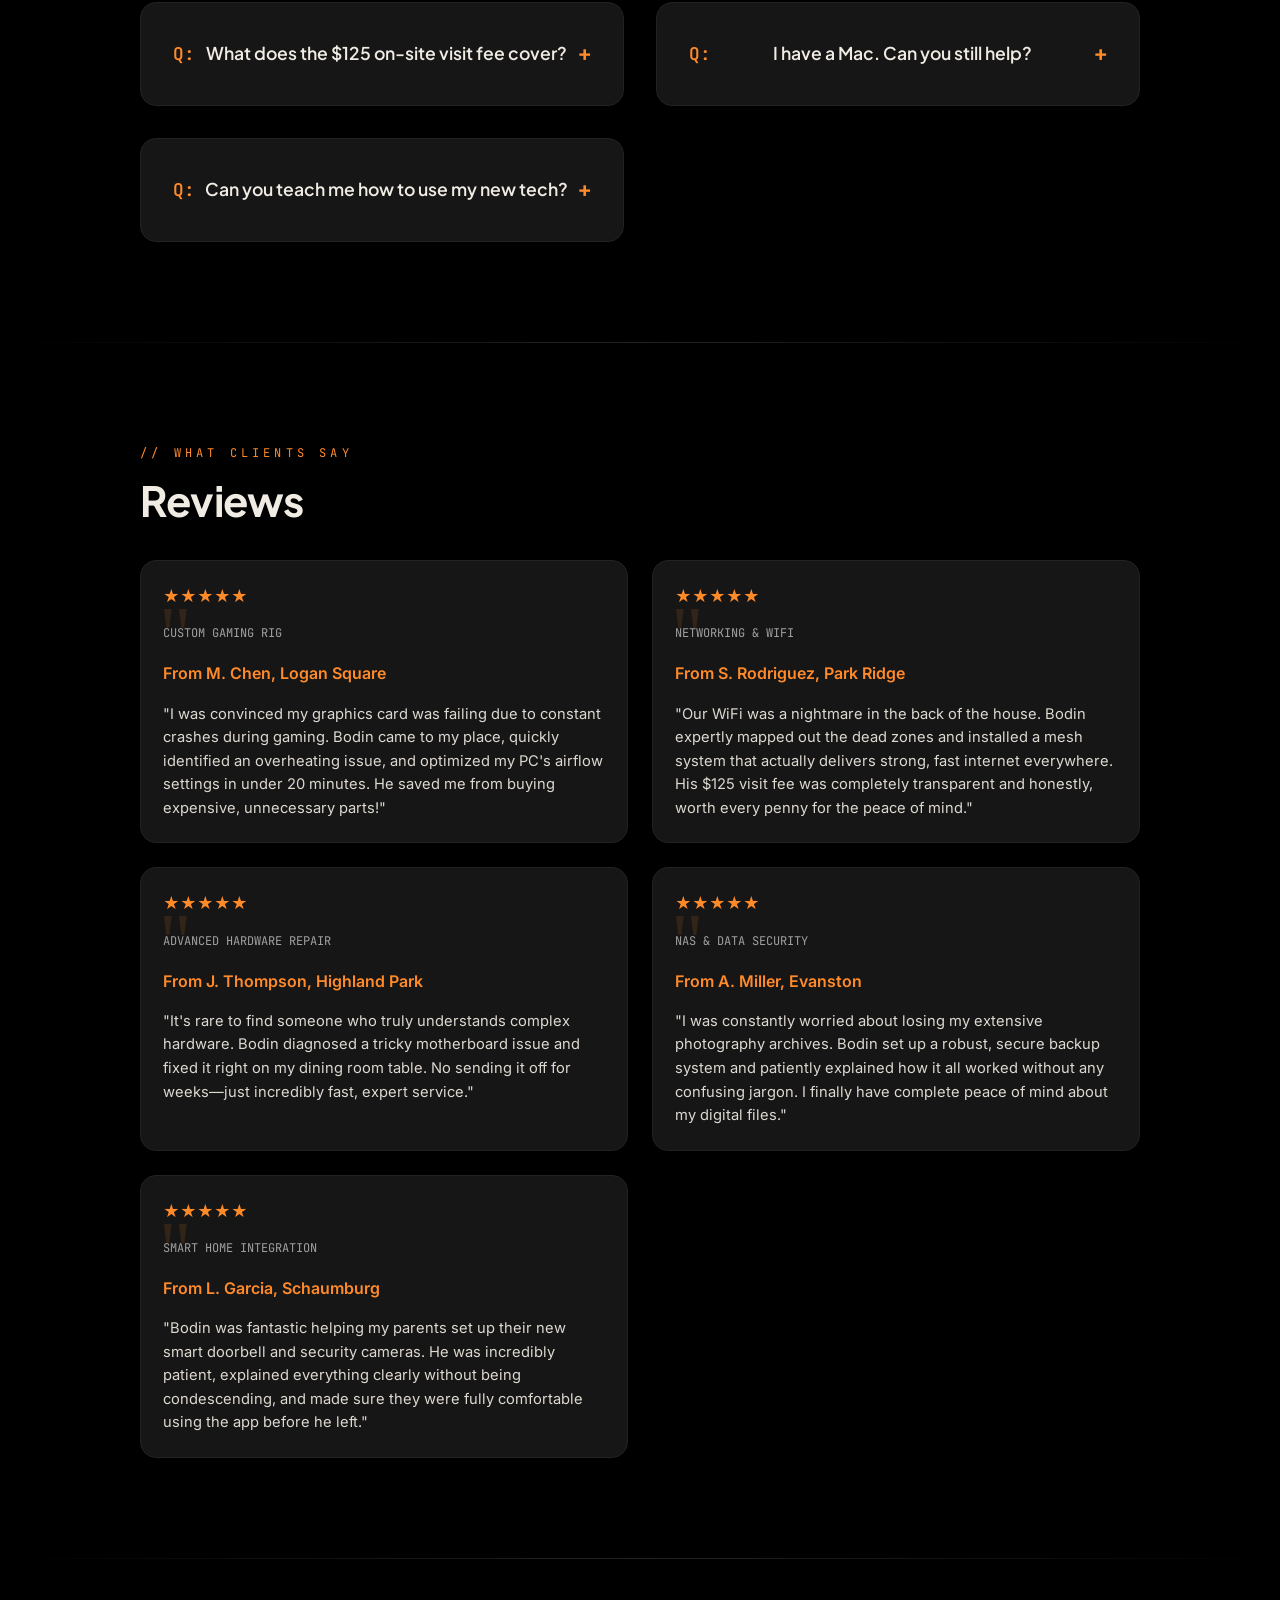
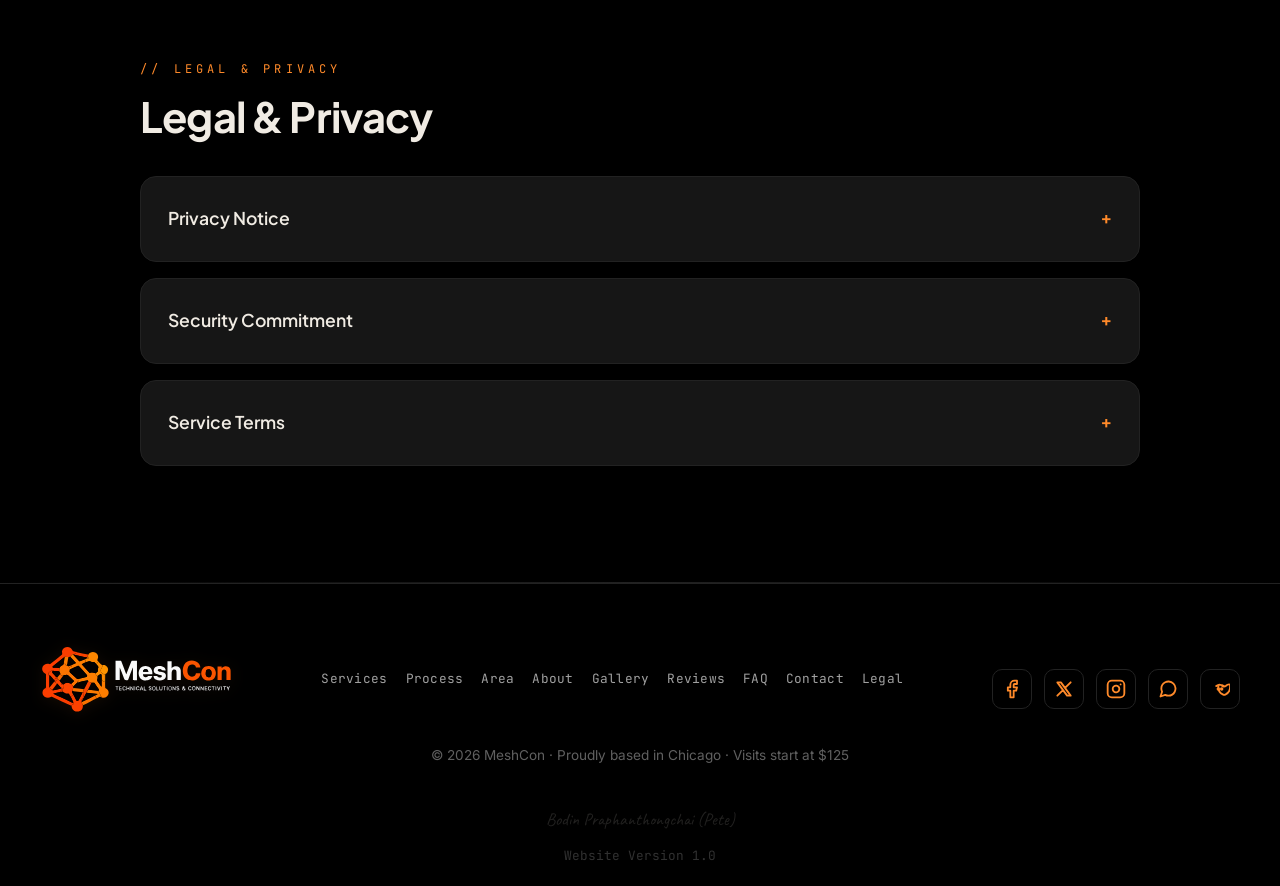
<file: MeshCon.html>
<!DOCTYPE html>
<html lang="en" data-theme="dark">
<head>
<meta charset="UTF-8">
<meta name="viewport" content="width=device-width, initial-scale=1.0, viewport-fit=cover">
<!-- GitHub Pages: Uncomment below when testing on /meshcon/ subdirectory (and update absolute URLs) -->
<!-- <base href="/meshcon/"> --> 
<meta name="description" content="MeshCon: Your trusted local tech expert in Chicago. I provide on-site computer repair, WiFi setup, smart home integration, and data recovery directly at your home or business within a 35-mile radius.">
<meta name="keywords" content="MeshCon, Tech Support Chicago, PC Repair Chicago, On-Site IT Services, NAS Setup, WiFi Optimization, Smart Home Chicago, Data Recovery, Local Tech Expert, Chicago Computer Repair">
<meta name="robots" content="index, follow">
<meta property="og:title" content="MeshCon · Expert On-Site Tech Support in Chicago">
<meta property="og:description" content="Tired of tech headaches? MeshCon brings 30+ years of expert, on-site tech support directly to your door in Chicago and surrounding suburbs. No jargon, just real solutions.">
<meta property="og:site_name" content="MeshCon">
<meta property="og:type" content="website">
<meta property="og:url" content="https://www.meshcon.tech/">
<meta property="og:image" content="https://www.meshcon.tech/og-image.jpg">
<meta property="og:image:alt" content="MeshCon Branding: Expert Tech Support in Chicago">
<meta property="og:image:width" content="1200">
<meta property="og:image:height" content="630">
<meta name="twitter:card" content="summary_large_image">
<meta name="twitter:image" content="https://www.meshcon.tech/og-image.jpg">
<title>MeshCon · Expert On-Site Tech Support in Chicago</title>
<script async src="https://pagead2.googlesyndication.com/pagead/js/adsbygoogle.js?client=ca-pub-7253662082823954" crossorigin="anonymous"></script>

<meta name="theme-color" content="#0e0e0e" id="metaThemeColor">
<link rel="icon" href="MeshCon-Logo-dark.svg" type="image/svg+xml">
<link rel="icon" href="[data-uri]" sizes="32x32" type="image/png">
<link rel="apple-touch-icon" href="apple-touch-icon.png"> <!-- TODO: Replace with 180x180 MeshCon branded png -->
<link rel="manifest" href="site.webmanifest"> <!-- TODO: Create and upload PWA manifest -->
<link rel="preconnect" href="https://fonts.googleapis.com">
<link rel="preconnect" href="https://fonts.gstatic.com" crossorigin>
<link href="https://fonts.googleapis.com/css2?family=Inter:wght@400;500;600&family=Plus+Jakarta+Sans:wght@500;600;700&family=JetBrains+Mono:wght@400;500&family=Caveat&display=swap" rel="stylesheet">
<link rel="canonical" href="https://www.meshcon.tech/">
<meta name="mobile-web-app-capable" content="yes">
<meta name="apple-mobile-web-app-status-bar-style" content="black-translucent">
<meta name="apple-mobile-web-app-title" content="MeshCon">
<script type="application/ld+json">
  {
    "@context": "https://schema.org",
    "@type": "LocalBusiness",
    "@id": "https://www.meshcon.tech/#organization", 
    "name": "MeshCon",
    "description": "Professional on-site technical support and IT services based in Chicago",
    "image": "https://www.meshcon.tech/MeshCon-Logo-dark.svg",
    "url": "https://www.meshcon.tech/", 
    "email": "info@meshcon.tech",
    "telephone": "+1 (773) 555-8324",
    "priceRange": "$$",
    "address": {
      "@type": "PostalAddress",
      "addressLocality": "Chicago",
      "addressRegion": "IL",
      "addressCountry": "US",
      "postalCode": "60601" 
    },
    "geo": {
      "@type": "GeoCoordinates",
      "latitude": 41.8781,
      "longitude": -87.6298
    },
    "openingHoursSpecification": [
      {
        "@type": "OpeningHoursSpecification",
        "dayOfWeek": ["Monday", "Tuesday", "Wednesday", "Thursday", "Friday"],
        "opens": "09:00",
        "closes": "19:00"
      },
      {
        "@type": "OpeningHoursSpecification",
        "dayOfWeek": "Saturday",
        "opens": "10:00",
        "closes": "17:00"
      }
    ],
    "areaServed": {
      "@type": "City",
      "name": "Chicago",
      "sameAs": "https://en.wikipedia.org/wiki/Chicago"
    },
    "serviceArea": {
      "@type": "City",
      "name": "Chicago, IL and surrounding 35 mile radius"
    },
    "sameAs": [],
    "hasOfferCatalog": {
      "@type": "OfferCatalog",
      "name": "Technical Support Services",
      "itemListElement": [
        {
          "@type": "Offer",
          "itemOffered": {
            "@type": "Service",
            "name": "PC Repair & Troubleshooting"
          }
        },
        {
          "@type": "Offer",
          "itemOffered": {
            "@type": "Service",
            "name": "Network Configuration & WiFi Setup"
          }
        },
        {
          "@type": "Offer",
          "itemOffered": {
            "@type": "Service",
            "name": "NAS Storage Solutions"
          }
        },
        {
          "@type": "Offer",
          "itemOffered": {
            "@type": "Service",
            "name": "Smart Home Technology Setup"
          }
        }
      ]
    }
  }
</script>
<script>
  (function() {
    const saved = localStorage.getItem('meshcon-theme') || 'dark';
    document.documentElement.setAttribute('data-theme', saved);
    const meta = document.querySelector('meta[name="theme-color"]');
    if (meta) meta.setAttribute('content', saved === 'dark' ? '#000000' : '#fcfaf8');
    
    // Ensure logos match theme immediately on load
    const syncLogos = () => {
      const logoPath = saved === 'dark' ? 'MeshCon-Logo-dark.svg' : 'MeshCon-Logo-light.svg';
      document.querySelectorAll('.logo-img').forEach(img => { if(img) img.src = logoPath; });
    };

    if (document.readyState === 'loading') window.addEventListener('DOMContentLoaded', syncLogos);
    else syncLogos();
  })();
  // Populate copyright year and handle logo sync
  window.addEventListener('DOMContentLoaded', () => {
    const yearEl = document.getElementById('year');
    if (yearEl) yearEl.textContent = new Date().getFullYear();
    
    // Secondary check to ensure logos are correct after DOM is fully ready
    const saved = localStorage.getItem('meshcon-theme') || 'dark';
    const logoPath = saved === 'dark' ? 'MeshCon-Logo-dark.svg' : 'MeshCon-Logo-light.svg';
    document.querySelectorAll('.logo-img').forEach(img => { if(img) img.src = logoPath; });
  });
</script>
<link rel="stylesheet" href="styles.css">
</head>
<body>
<a href="#main-content" class="skip-link">Skip to main content</a>

<div class="top-status-bar">
  <span class="status-desktop">// SYSTEM STATUS: OPERATIONAL & ACTIVE IN CHICAGO AREA //</span>
  <span class="status-mobile">// SYSTEM OPERATIONAL //</span>
</div>

<!-- HEADER -->
<header>
  <a href="#home" class="logo" aria-label="MeshCon Home"><img src="MeshCon-Logo-dark.svg" alt="MeshCon Technical Solutions & Connectivity" class="logo-img" width="226" height="82" loading="eager" decoding="async"></a>
  <div class="header-right">
    <nav>
      <a href="#services">Services</a>
      <a href="#area">Service Area</a>
      <a href="#about">About</a>
      <a href="#gallery">Gallery</a>
      <a href="#reviews">Reviews</a>
      <a href="#legal">Legal</a>
      <a href="#contact">Contact</a>
    </nav>
    <button class="theme-toggle" id="themeToggle" title="Toggle theme" aria-label="Toggle theme">
      <div class="toggle-track">
        <div class="toggle-thumb" id="toggleThumb" role="presentation" aria-hidden="true">
          <span class="theme-icon-dark">🌙</span>
          <span class="theme-icon-light">☀️</span>
        </div>
      </div>
    </button>
    <button class="hamburger" id="hamburger" aria-label="Menu" aria-expanded="false">
      <span></span><span></span><span></span>
    </button>
  </div>
</header>

<!-- MOBILE NAV -->
<nav class="mobile-nav" id="mobileNav">
  <a href="#services" onclick="closeMobile()">Services</a>
  <a href="#process" onclick="closeMobile()">Process</a>
  <a href="#area" onclick="closeMobile()">Service Area</a>
  <a href="#about" onclick="closeMobile()">About</a>
  <a href="#gallery" onclick="closeMobile()">Gallery</a>
  <a href="#reviews" onclick="closeMobile()">Reviews</a>
  <a href="#faq" onclick="closeMobile()">FAQ</a>
  <a href="#legal" onclick="closeMobile()">Legal</a>
  <a href="#contact" onclick="closeMobile()">Contact</a>
</nav>

<main id="main-content">

<!-- HERO -->
<section id="home">
  <div class="hero">
    <div class="hero-glow"></div>
    <div class="hero-grid"></div>
    <div class="bg-overlay" style="background-image: url('https://images.unsplash.com/photo-1544197150-b99a580bb7a8?auto=format&fit=crop&q=80&w=2000');" aria-hidden="true"></div> <!-- Consider replacing with a more relevant hero image for your brand -->

    <div class="hero-content">
      <div class="hero-eyebrow">// Your Local Tech Expert, Right at Your Door</div>
      <h1><strong>Tech Support</strong> That<br>Actually <em>Comes To You</em></h1>
      <p class="hero-sub">For over 30 years, I've been solving tech problems that frustrate people the most. From sluggish computers to unreliable WiFi, I bring expert, on-site solutions directly to your home or business in the Chicago area. No confusing tech-talk, no hidden costs. Just clear, practical help you can trust.</p>
      
      <div class="hero-status-bar">
        <div class="status-item">
          <span aria-hidden="true">★★★★★</span>
          <span class="sr-only">5 out of 5 stars</span>
          Trusted Local Service
        </div>
        <div class="status-item">Serving: <span>Chicago & 35-Mile Radius</span></div>
      </div>

      <div class="hero-price">
        <span class="price-from">Starting at</span>
        <span class="price-num">$125</span>
        <span class="price-note">· includes on-site visit</span>
      </div>

      <div class="hero-badges">
        <span class="badge">✓ On-Site Service</span>
        <span class="badge">✓ Clear Diagnostics</span>
        <span class="badge">✓ Transparent Pricing</span>
        <span class="badge">✓ Seamless WiFi</span>
        <span class="badge">✓ Secure Backups</span>
        <span class="badge">✓ Privacy Guaranteed</span>
      </div>

      <div class="cta-row">
        <a href="#contact" class="btn-primary">Book a Visit</a>
        <a href="#services" class="btn-ghost">View Services</a>
      </div>
    </div>
  </div>
</section>

<div class="divider"></div>

<!-- SERVICES -->
<div id="services">
  <div class="section-wrap">
    <div class="section-label">// What I Do</div>
    <h2>Services</h2>

    <div class="onsite-banner">
      <span class="onsite-icon"><svg viewBox="0 0 24 24" aria-hidden="true" focusable="false"><circle cx="12" cy="12" r="10"></circle><path d="m9 12 2 2 4-4"></path></svg></span>
      <div><strong>Let me do the heavy lifting.</strong> You don't have to unhook all those cables just to wait in line at a big-box store. For <strong>$125</strong>, I'll come to you, find the problem, and give you a flat price for the fix.</div>
    </div>

    <div class="services-grid">
      <details class="service-card featured">
        <summary class="service-card-summary">
          <div class="service-card-info">
            <div class="featured-tag" aria-hidden="true">★ Most Requested</div>
            <div class="service-icon"><svg viewBox="0 0 24 24" aria-hidden="true" focusable="false"><path d="M20 16V7a2 2 0 0 0-2-2H6a2 2 0 0 0-2 2v9m16 0H4m16 0 1.28 2.55a1 1 0 0 1-.9 1.45H3.62a1 1 0 0 1-.9-1.45L4 16"></path></svg></div>
            <h3>Fixing Slow Computers</h3>
          </div> <!-- service-card-info -->
        </summary>
        <p class="service-card-content">Is your computer crawling instead of flying? I'll diagnose the slowdowns, clear out the clutter, and optimize your system for peak performance. Whether it's a family PC or a high-end gaming rig, I'll get it running smoothly again.</p>
      </details>

      <details class="service-card">
        <summary class="service-card-summary">
          <div class="service-card-info">
            <div class="service-icon"><svg viewBox="0 0 24 24" aria-hidden="true" focusable="false"><rect x="2" y="14" width="20" height="6" rx="2"></rect><path d="M6 14v-4"></path><path d="M10 14v-8"></path><path d="M14 14v-8"></path><path d="M18 14v-4"></path></svg></div>
            <h3>WiFi That Actually Works</h3>
          </div> <!-- service-card-info -->
        </summary>
        <p class="service-card-content">Buffering during movie night? Dead zones in your home office? I'll pinpoint your WiFi weaknesses and set up a robust, seamless network that delivers fast, reliable internet to every corner of your home.</p>
      </details>

      <details class="service-card">
        <summary class="service-card-summary">
          <div class="service-card-info">
            <div class="service-icon"><svg viewBox="0 0 24 24" aria-hidden="true" focusable="false"><rect width="20" height="8" x="2" y="2" rx="2" ry="2"></rect><rect width="20" height="8" x="2" y="14" rx="2" ry="2"></rect><line x1="6" y1="6" x2="6.01" y2="6"></line><line x1="6" y1="18" x2="6.01" y2="18"></line></svg></div>
            <h3>Protecting Your Photos</h3>
          </div> <!-- service-card-info -->
        </summary>
        <p class="service-card-content">Your precious memories and important documents are irreplaceable. I'll set up an automatic, secure backup system to protect your photos, videos, and files from unexpected hardware failures, giving you complete peace of mind.</p>
      </details>

      <details class="service-card">
        <summary class="service-card-summary">
          <div class="service-card-info">
            <div class="service-icon"><svg viewBox="0 0 24 24" aria-hidden="true" focusable="false"><path d="M20.84 4.61a5.5 5.5 0 0 0-7.78 0L12 5.67l-1.06-1.06a5.5 5.5 0 0 0-7.78 7.78l1.06 1.06L12 21.23l7.78-7.78 1.06-1.06a5.5 5.5 0 0 0 0-7.78z"></path></svg></div>
            <h3>Tech Help for Seniors</h3>
          </div> <!-- service-card-info -->
        </summary>
        <p class="service-card-content">I genuinely enjoy helping seniors navigate their technology. I'll sit with you, patiently explain how things work, and ensure you're comfortable connecting with family, using new apps, or simply enjoying your devices with confidence.</p>
      </details>

      <details class="service-card">
        <summary class="service-card-summary">
          <div class="service-card-info">
            <div class="service-icon"><svg viewBox="0 0 24 24" aria-hidden="true" focusable="false"><path d="M4 19.5A2.5 2.5 0 0 1 6.5 17H20"></path><path d="M6.5 2H20v20H6.5A2.5 2.5 0 0 1 4 19.5v-15A2.5 2.5 0 0 1 6.5 2z"></path></svg></div>
            <h3>One on One Lessons</h3>
          </div> <!-- service-card-info -->
        </summary>
        <p class="service-card-content">Ready to truly master your new device or software? I offer personalized, one-on-one lessons right in your home. We'll go at your pace, focusing on what you want to learn, and I'll provide clear, easy-to-follow notes for future reference.</p>
      </details>

      <details class="service-card">
        <summary class="service-card-summary">
          <div class="service-card-info">
            <div class="service-icon"><svg viewBox="0 0 24 24" aria-hidden="true" focusable="false"><rect x="5" y="2" width="14" height="20" rx="2" ry="2"></rect><line x1="12" y1="18" x2="12.01" y2="18"></line></svg></div>
            <h3>Phone & Tablet Help</h3>
          </div> <!-- service-card-info -->
        </summary>
        <p class="service-card-content">Upgrading your phone or tablet? Struggling with app settings or syncing issues? I'll seamlessly transfer your data, configure your new device, and show you the essential tips and tricks to make your mobile tech work for you.</p>
      </details>

      <details class="service-card">
        <summary class="service-card-summary">
          <div class="service-card-info">
            <div class="service-icon"><svg viewBox="0 0 24 24" aria-hidden="true" focusable="false"><path d="m3 9 9-7 9 7v11a2 2 0 0 1-2 2H5a2 2 0 0 1-2-2z"></path><polyline points="9 22 9 12 15 12 15 22"></polyline></svg></div>
            <h3>Smart Home & Cameras</h3>
          </div> <!-- service-card-info -->
        </summary>
        <p class="service-card-content">Dreaming of a smart home that actually simplifies your life? I'll expertly set up and integrate your smart devices, from voice-controlled lighting to security cameras, ensuring they work together flawlessly and intuitively.</p>
      </details>

      <details class="service-card">
        <summary class="service-card-summary">
          <div class="service-card-info">
            <div class="service-icon"><svg viewBox="0 0 24 24" aria-hidden="true" focusable="false"><rect width="16" height="20" x="4" y="2" rx="2" ry="2"></rect><path d="M9 22v-4h6v4"></path><path d="M8 6h.01"></path><path d="M16 6h.01"></path><path d="M12 6h.01"></path><path d="M12 10h.01"></path><path d="M12 14h.01"></path><path d="M16 10h.01"></path><path d="M16 14h.01"></path><path d="M8 10h.01"></path><path d="M8 14h.01"></path></svg></div>
            <h3>Small Business IT</h3>
          </div> <!-- service-card-info -->
        </summary>
        <p class="service-card-content">Running a small business means every minute counts. I provide reliable, professional IT support for your office's networking, hardware, and software needs, allowing you to focus on your core business without the overhead of a large IT department.</p>
      </details>

      <details class="service-card">
        <summary class="service-card-summary">
          <div class="service-card-info">
            <div class="service-icon"><svg viewBox="0 0 24 24" aria-hidden="true" focusable="false"><path d="M6 18H4a2 2 0 0 1-2-2v-5a2 2 0 0 1 2-2h16a2 2 0 0 1 2 2v5a2 2 0 0 1-2 2h-2"></path><rect x="6" y="14" width="12" height="8"></rect><path d="M6 8V4a2 2 0 0 1 2-2h8a2 2 0 0 1 2 2v4"></path></svg></div>
            <h3>Printers & Gadgets</h3>
          </div> <!-- service-card-info -->
        </summary>
        <p class="service-card-content">Printers can be notoriously finicky. I'll tackle those frustrating setup issues, get your printer connected to all your devices, and ensure it works reliably when you need it most, eliminating those annoying error messages.</p>
      </details>
    </div>
    <div style="text-align: center; margin-top: 50px;">
      <a href="#contact" class="btn-primary" aria-haspopup="dialog">Request a Service Quote</a>
    </div>
  </div>
</div>

<div class="divider"></div>

<!-- PROCESS SECTION -->
<div id="process">
  <div class="section-wrap">
    <div class="section-label">// Simple & Transparent</div>
    <h2>How It Works</h2>
    <div class="process-grid">
      <div class="process-step">
        <div class="step-num">1</div>
        <h3>You Reach Out</h3>
        <p>Simply send me a message or fill out the contact form. Describe your tech issue, and I'll get back to you promptly with an initial assessment and to schedule a convenient on-site visit.</p>
      </div>
      <div class="process-step">
        <div class="step-num">2</div>
        <h3>On-Site Diagnosis</h3>
        <p>I'll arrive at your home or business with my tools, diagnose the problem right where it is, and provide a clear, upfront quote for the repair before any work begins.</p>
      </div>
      <div class="process-step">
        <div class="step-num">3</div>
        <h3>Problem Solved</h3>
        <p>Most issues are resolved in a single visit. I'll ensure everything is working perfectly and that you're completely comfortable with your tech before I leave.</p>
      </div>
    </div>
  </div>
</div>

<div class="divider"></div>

<!-- ABOUT -->
<div id="about" style="position: relative; overflow: hidden;">
  <div class="bg-overlay" style="background-image: url('https://images.unsplash.com/photo-1581092160562-40aa08e78837?auto=format&fit=crop&q=80&w=2000'); opacity: 0.05;"></div> <!-- TODO: Replace with real in-home service photo, increased opacity -->
  <div class="section-wrap" style="position: relative; z-index: 1;"> <!-- Consider replacing with a real in-home service photo for better branding -->
    <div class="section-label">// Who I Am</div>
    <h2>Your Tech Neighbor</h2>
    <div class="about-layout">
      <div>
        <div class="about-stat"><div class="num">30+</div><div class="lbl">Years of Experience</div></div>
        <div class="about-stat"><div class="num">100%</div><div class="lbl">On-Site Service</div></div>
        <div class="about-stat"><div class="num">0</div><div class="lbl">"Dumb" Questions</div></div>
      </div>
      <div class="about-text">
        <p>For over three decades, I've been the trusted "tech guy" for friends, family, and clients. I founded MeshCon because I saw a real need for convenient, expert tech support that comes directly to you. No more hauling your computer to a shop or waiting weeks for a simple fix.</p>
        <p>My philosophy is simple: tech support should be straightforward and stress-free. I come to your home or office, diagnose and fix the problem right in front of you, and explain everything in plain language. Your valuable data and devices never leave your sight, ensuring complete security and transparency.</p>
        <p>Whether you're a small business needing reliable IT or a homeowner struggling with a printer, I approach every task with the same dedication, precision, and respect. My goal is to leave you with technology that simply works.</p>
        <div class="highlight-box">
          Just honest help and a system that actually works when I'm done.
        </div>
      </div>
    </div>
  </div>
</div>

<div class="divider"></div>

<!-- GALLERY -->
<div id="gallery">
  <div class="section-wrap">
    <div class="section-label">// Attention to Detail</div>
    <h2>Precision in Every Component</h2>
    <div class="gallery-grid">
      <div class="gallery-item">
        <img src="circuit-board-detail.jpg" 
             alt="Close-up of a hand holding a circuit board, symbolizing detailed technical work and precision in computer repair." 
             loading="lazy" 
             width="900" height="600">
      </div>
    </div>
  </div>
</div>

<div class="divider"></div>

<!-- SERVICE AREA -->
<div id="area">
  <div class="section-wrap">
    <div class="section-label">// Where I Work</div>
    <h2>My Service Area</h2>
    <div class="area-layout">
      <div class="area-map">
        <!-- To show a shaded 35 mile radius, follow the 'Pro-Tip' instructions and replace the src below with your Google My Maps embed link -->
        <iframe
          src="https://www.google.com/maps/embed?pb=!1m18!1m12!1m3!1d190255.43829930114!2d-87.87204663951239!3d41.8333925049563!2m3!1f0!2f0!3f0!3m2!1i1024!2i768!4f13.1!3m3!1m2!1s0x880e2c3cd0f4cbed%3A0xafe0a6ad09c0c000!2sChicago%2C%20IL!5e0!3m2!1sen!2sus!4v1715873550000!5m2!1sen!2sus" 
          title="Service area map showing Chicago and surrounding suburbs"
          width="100%" 
          height="100%" 
          style="border:0;" 
          allowfullscreen=""
          loading="lazy"
          sandbox="allow-scripts allow-same-origin allow-popups allow-forms"
          referrerpolicy="no-referrer-when-downgrade">
        </iframe>
      </div>
      <div class="area-content">
        <p style="color:var(--muted); font-size:0.93rem; margin-bottom:22px; line-height:1.75;">I proudly serve the <strong style="color:var(--text);">North Side</strong>, the <strong style="color:var(--text);">O'Hare corridor</strong>, and the surrounding <strong style="color:var(--text);">North, Northwest, and West Suburbs</strong> of Chicago, all within a convenient 35-mile radius. <br><small>(Please note: Service is not available for South Side or West Side city neighborhoods).</small></p>
        <div class="area-list">
          <div class="area-zone"><div class="zone-dot"></div><div><strong>Chicago</strong>: North Side and O'Hare Corridor</div></div>
          <div class="area-zone"><div class="zone-dot secondary"></div><div><strong>North Shore</strong>: Evanston to Lake Forest</div></div>
          <div class="area-zone"><div class="zone-dot secondary"></div><div><strong>North Suburbs</strong>: Skokie, Glenview, Deerfield, Libertyville</div></div>
          <div class="area-zone"><div class="zone-dot secondary"></div><div><strong>NW Suburbs</strong>: Park Ridge, Schaumburg, Barrington</div></div>
          <div class="area-zone"><div class="zone-dot secondary"></div><div><strong>West Suburbs</strong>: Oak Park, Wheaton, Naperville</div></div>
        </div>
        <div class="area-note">Unsure if you're within my service area? Just send me an email, and I'll confirm right away!</div>
      </div>
    </div>
  </div>
</div>

<div class="divider"></div>

<!-- FAQ -->
<section id="faq">
  <div class="section-wrap">
    <div class="section-label">// Common Questions</div>
    <h2>FAQ</h2>
    <div class="faq-grid">
      <details class="faq-item">
        <summary><h3>How do I pay for your services?</h3></summary>
        <p>I keep payment simple and convenient. I accept Cash, Zelle, or Venmo. Payment is due once the service is complete and you're fully satisfied with the results.</p>
      </details>
      <details class="faq-item">
        <summary><h3>What will this cost me?</h3></summary>
        <p>I believe in transparent pricing. After my initial on-site diagnosis, I'll provide a clear, flat-rate quote for the repair or service before I begin any work. No surprises, ever.</p>
      </details>
      <details class="faq-item">
        <summary><h3>What does the $125 on-site visit fee cover?</h3></summary>
        <p>This fee covers my travel to your location within the 35-mile radius and my expert time to thoroughly diagnose your tech issue. Once I've identified the problem, I'll give you a precise quote for the solution. Even if you decide not to proceed with the repair, you'll have a professional diagnosis and a clear understanding of your options.</p>
      </details>
      <details class="faq-item">
        <summary><h3>I have a Mac. Can you still help?</h3></summary>
        <p>Absolutely! My expertise extends to the entire Apple ecosystem. I've been working with Macs for as long as I've been working with PCs, so whether it's a MacBook, iMac, or any other Apple device, I'm fully equipped to help.</p>
      </details>
      <details class="faq-item">
        <summary><h3>Can you teach me how to use my new tech?</h3></summary>
        <p>That's one of my favorite parts of the job! I'm happy to provide personalized, one-on-one lessons right in your home. We'll go at your pace, and I'll ensure you feel confident and comfortable with your new setup. There's no such thing as a "dumb" question when it comes to learning!</p>
      </details>
    </div>
  </div>
</section>

<div class="divider"></div>

<!-- REVIEWS -->
<div id="reviews">
  <div class="section-wrap">
    <div class="section-label">// What Clients Say</div>
    <h2>Reviews</h2>
    <div class="reviews-grid">
      <details class="review-card" open>
        <summary class="review-card-summary">
          <div><div class="stars" aria-label="5 star rating">★★★★★</div><span class="review-tag">Custom Gaming Rig</span></div>
          <div class="review-author">From M. Chen, Logan Square</div>
        </summary>
        <p class="review-text review-card-content">"I was convinced my graphics card was failing due to constant crashes during gaming. Bodin came to my place, quickly identified an overheating issue, and optimized my PC's airflow settings in under 20 minutes. He saved me from buying expensive, unnecessary parts!"</p>
      </details>
      <details class="review-card" open>
        <summary class="review-card-summary">
          <div><div class="stars" aria-label="5 star rating">★★★★★</div><span class="review-tag">Networking & WiFi</span></div>
          <div class="review-author">From S. Rodriguez, Park Ridge</div>
        </summary>
        <p class="review-text review-card-content">"Our WiFi was a nightmare in the back of the house. Bodin expertly mapped out the dead zones and installed a mesh system that actually delivers strong, fast internet everywhere. His $125 visit fee was completely transparent and honestly, worth every penny for the peace of mind."</p>
      </details>
      <details class="review-card" open>
        <summary class="review-card-summary">
          <div><div class="stars">★★★★★</div><span class="review-tag">Advanced Hardware Repair</span></div>
          <div class="review-author">From J. Thompson, Highland Park</div>
        </summary>
        <p class="review-text review-card-content">"It's rare to find someone who truly understands complex hardware. Bodin diagnosed a tricky motherboard issue and fixed it right on my dining room table. No sending it off for weeks—just incredibly fast, expert service."</p>
      </details>
      <details class="review-card" open>
        <summary class="review-card-summary">
          <div><div class="stars">★★★★★</div><span class="review-tag">NAS & Data Security</span></div>
          <div class="review-author">From A. Miller, Evanston</div>
        </summary>
        <p class="review-text review-card-content">"I was constantly worried about losing my extensive photography archives. Bodin set up a robust, secure backup system and patiently explained how it all worked without any confusing jargon. I finally have complete peace of mind about my digital files."</p>
      </details>
      <details class="review-card" open>
        <summary class="review-card-summary">
          <div><div class="stars">★★★★★</div><span class="review-tag">Smart Home Integration</span></div>
          <div class="review-author">From L. Garcia, Schaumburg</div>
        </summary>
        <p class="review-text review-card-content">"Bodin was fantastic helping my parents set up their new smart doorbell and security cameras. He was incredibly patient, explained everything clearly without being condescending, and made sure they were fully comfortable using the app before he left."</p>
      </details>
    </div>
  </div>
</div>
<div class="divider"></div>

<!-- LEGAL -->
<div id="legal">
  <div class="section-wrap">
    <div class="section-label">// Legal & Privacy</div>
    <h2>Legal & Privacy</h2>
    <details class="legal-block">
      <summary><h3>Privacy Notice</h3></summary>
      <p>MeshCon is deeply committed to protecting your privacy. Any personal information collected via this website (such as your name, email, or service request details) is used exclusively for communicating with you, scheduling services, and delivering the technical support you've requested. Rest assured, your data will never be shared, sold, or rented to third parties for marketing purposes.</p>
    </details>
    <details class="legal-block">
      <summary><h3>Security Commitment</h3></summary>
      <p>The security and confidentiality of your data and devices are of paramount importance to me. All information shared during a service request is handled with the strictest confidence and used solely for the purpose of providing that specific service. I employ secure communication practices and adhere to industry best practices for data handling to ensure your information is always protected.</p>
    </details>
    <details class="legal-block">
      <summary><h3>Service Terms</h3></summary>
      <p>All on-site services begin with a minimum charge of $125. This fee covers my travel to your location within the 35-mile radius and the initial, thorough diagnosis of your technical issue. This fee is non-refundable. Services are provided on a professional, best-effort basis. Please note that MeshCon is not liable for pre-existing hardware failures or any data loss. Clients are responsible for ensuring they have verified backups of all critical data prior to any service. A 30-day warranty applies to all labor performed.</p>
    </details>
  </div>
</div>

<div class="divider"></div>

</main>

<!-- CONTACT MODAL -->
<div id="contact" class="contact-modal">
  <div class="modal-overlay" onclick="closeContactModal()"></div>
  <div class="modal-container">
    <button class="modal-close-btn" onclick="closeContactModal()" aria-label="Close">&times;</button>
    <div class="section-wrap">
      <div class="contact-layout">
        <div class="contact-info" role="complementary" aria-labelledby="contact-heading">
          <div class="section-label">// Book a Visit</div>
          <h2 id="contact-heading">Let's Connect</h2>
          <p>Tell me about your tech challenge, and I'll get back to you personally, usually within a few hours. I keep all communications via email so you'll always have a clear record of our conversation and planned work.</p>
          <div class="contact-detail"><span class="icon"><svg viewBox="0 0 24 24" aria-hidden="true" focusable="false"><path d="M20 10c0 6-8 12-8 12s-8-6-8-12a8 8 0 0 1 16 0Z"></path><circle cx="12" cy="10" r="3"></circle></svg></span><span>Chicago, IL · Serving city & suburbs</span></div>
          <div class="contact-detail"><span class="icon"><svg viewBox="0 0 24 24" aria-hidden="true" focusable="false"><rect width="20" height="16" x="2" y="4" rx="2"></rect><path d="m22 7-8.97 5.7a1.94 1.94 0 0 1-2.06 0L2 7"></path></svg></span><span><a href="mailto:info@meshcon.tech">info@meshcon.tech</a></span></div>
          <div class="contact-detail"><span class="icon"><svg viewBox="0 0 24 24" aria-hidden="true" focusable="false"><path d="M22 16.92v3a2 2 0 0 1-2.18 2 19.79 19.79 0 0 1-8.63-3.07 19.5 19.5 0 0 1-6-6 19.79 19.79 0 0 1-3.07-8.67A2 2 0 0 1 4.11 2h3a2 2 0 0 1 2 1.72 12.84 12.84 0 0 0 .7 2.81 2 2 0 0 1-.45 2.11L8.09 9.91a16 16 0 0 0 6 6l1.27-1.27a2 2 0 0 1 2.11-.45 12.84 12.84 0 0 0 2.81.7A2 2 0 0 1 22 16.92z"></path></svg></span><span><a href="tel:+17735558324">+1 (773) 555-TECH</a></span></div>
          <div class="contact-detail"><span class="icon"><svg viewBox="0 0 24 24" aria-hidden="true" focusable="false"><circle cx="12" cy="12" r="10"></circle><polyline points="12 6 12 12 16 14"></polyline></svg></span><span>Mon-Fri: 9 AM - 7 PM, Sat: 10 AM - 5 PM</span></div> <!-- More specific hours -->
          <div class="contact-detail emergency"><span class="icon"><svg viewBox="0 0 24 24" aria-hidden="true" focusable="false"><path d="M10.29 3.86L1.82 18a2 2 0 0 0 1.71 3h16.94a2 2 0 0 0 1.71-3L13.71 3.86a2 2 0 0 0-3.42 0z"></path><line x1="12" y1="9" x2="12" y2="13"></line><line x1="12" y1="17" x2="12.01" y2="17"></line></svg></span><span>24/7 Emergency Support Available</span></div>
          <div class="contact-detail"><span class="icon"><svg viewBox="0 0 24 24" aria-hidden="true" focusable="false"><path d="M19 17h2c.6 0 1-.4 1-1v-3c0-.9-.7-1.7-1.5-1.9C18.7 10.6 16 10 16 10s-1.3-1.4-2.2-2.3c-.5-.4-1.1-.7-1.8-.7H5c-.6 0-1.1.4-1.4.9l-1.4 2.9A3.7 3.7 0 0 0 2 13.1V16c0 .6.4 1 1 1h2"></path><circle cx="7" cy="17" r="2"></circle><path d="M9 17h6"></path><circle cx="17" cy="17" r="2"></circle></svg></span><span>Professional on-site visits start at $125</span></div>
          <div class="contact-detail"><span class="icon"><svg viewBox="0 0 24 24" aria-hidden="true" focusable="false"><polygon points="13 2 3 14 12 14 11 22 21 10 12 10 13 2"></polygon></svg></span><span>Same day service often available</span></div>

          <div class="social-links" aria-label="Connect with us on social media">
            <a href="https://facebook.com/MeshCon" target="_blank" rel="noopener noreferrer" aria-label="Follow us on Facebook">
              <svg viewBox="0 0 24 24" aria-hidden="true" focusable="false"><path d="M18 2h-3a5 5 0 0 0-5 5v3H7v4h3v8h4v-8h3l1-4h-4V7a1 1 0 0 1 1-1h3z"></path></svg>
            </a>
            <a href="https://x.com/MeshCon" target="_blank" rel="noopener noreferrer" aria-label="Follow us on X (formerly Twitter)">
              <svg viewBox="0 0 24 24" aria-hidden="true" focusable="false"><path d="M4 4l11.733 16h4.267l-11.733 -16zM4 20l6.768 -6.768m2.46 -2.46l6.772 -6.772"></path></svg>
            </a>
            <a href="https://instagram.com/MeshCon" target="_blank" rel="noopener noreferrer" aria-label="Follow us on Instagram">
              <svg viewBox="0 0 24 24" aria-hidden="true" focusable="false"><rect x="2" y="2" width="20" height="20" rx="5" ry="5"></rect><path d="M16 11.37A4 4 0 1 1 12.63 8 4 4 0 0 1 16 11.37z"></path><line x1="17.5" y1="6.5" x2="17.51" y2="6.5"></line></svg>
            </a>
            <a href="https://wa.me/10000000000" target="_blank" rel="noopener noreferrer" aria-label="Chat with us on WhatsApp">
              <svg viewBox="0 0 24 24" aria-hidden="true" focusable="false"><path d="M21 11.5a8.38 8.38 0 0 1-.9 3.8 8.5 8.5 0 0 1-7.6 4.7 8.38 8.38 0 0 1-3.8-.9L3 21l1.9-5.7a8.38 8.38 0 0 1-.9-3.8 8.5 8.5 0 0 1 4.7-7.6 8.38 8.38 0 0 1 3.8-.9h.5a8.48 8.48 0 0 1 8 8v.5z"></path></svg>
            </a>
            <a href="https://discord.gg/MeshCon" target="_blank" rel="noopener noreferrer" aria-label="Join our Discord community">
              <svg viewBox="0 0 24 24" aria-hidden="true" focusable="false"><path d="M9 12a1 1 0 1 0 2 0 1 1 0 0 0-2 0m4 0a1 1 0 1 0 2 0 1 1 0 0 0-2 0"></path><path d="M7.5 8.5c1.4-1.1 3.2-1.5 4.5-1.5s3.1.4 4.5 1.5c.7.5 1.5.5 2.2 0l.5-.4c1-1 2.3-1.6 3.7-1.6h.1c.6 0 1.1.5 1.1 1.1v2.1c0 3.7-2 7.1-5.3 8.8l-.5.2c-.8.4-1.7.4-2.5 0l-.5-.2C12 17.1 10 13.7 10 10V7.9c0-.6.5-1.1 1.1-1.1h.1c1.4 0 2.7.6 3.7 1.6l.5.4c.7.5 1.5.5 2.2 0"></path></svg>
            </a>
          </div>
        </div>
        <div>
          <!-- TODO: Create a free account at formspree.io and replace YOUR_FORMSPREE_ID with your actual form ID -->
          <form class="contact-form" action="https://formspree.io/f/YOUR_FORMSPREE_ID" method="POST" id="mainContactForm">
            <label for="contact-name" class="sr-only">Your Name</label>
            <input type="text" id="contact-name" name="name" placeholder="Your Name" required autocomplete="name" aria-required="true" aria-label="Your Name">
            
            <label for="contact-email" class="sr-only">Your Email Address</label>
            <input type="email" id="contact-email" name="email" placeholder="Email Address" required autocomplete="email" aria-required="true">
            
            <label for="contact-subject" class="sr-only">Subject</label>
            <input type="text" id="contact-subject" name="_subject" placeholder="Subject (e.g. Laptop Repair, Camera Install)">
            
            <div style="display: flex; gap: 12px;"> <!-- Increased gap -->
              <input type="text" name="date_pref" placeholder="Preferred Date" onfocus="(this.type='date')" aria-label="Preferred Date" title="Preferred Date" style="flex: 1;">
              <input type="text" name="time_pref" placeholder="Preferred Time" onfocus="(this.type='time')" aria-label="Preferred Time" title="Preferred Time" style="flex: 1;">
            </div>
            <textarea id="contact-message" name="message" placeholder="Tell me about your tech issue or what you need help setting up..." required aria-label="Describe your tech issue"></textarea>
            <button type="submit" class="btn-primary" style="width: 100%; cursor: pointer;">Send Message</button>
            <p style="font-size: 0.75rem; color: var(--muted); margin-top: 12px; text-align: center;">By sending a message, you agree to our <a href="#legal" onclick="closeContactModal()" style="color: var(--accent); text-decoration: underline;">Privacy Policy & Terms</a>.</p>
          </form>
        </div>
      </div>
    </div>
  </div>
</div>

<!-- FOOTER -->
<footer>
  <a href="#home" class="logo footer-logo" aria-label="MeshCon Home"><img src="MeshCon-Logo-dark.svg" alt="MeshCon Technical Solutions & Connectivity" class="logo-img" width="193" height="70" loading="lazy" decoding="async"></a>
  <div class="footer-links">
    <a href="#services">Services</a>
    <a href="#process">Process</a>
    <a href="#area">Area</a>
    <a href="#about">About</a>
    <a href="#gallery">Gallery</a>
    <a href="#reviews">Reviews</a>
    <a href="#faq">FAQ</a>
    <a href="#contact">Contact</a>
    <a href="#legal">Legal</a>
  </div> <!-- footer-links -->
  <div class="social-links footer-socials" aria-label="Connect with MeshCon">
    <a href="https://facebook.com/MeshCon" target="_blank" rel="noopener noreferrer" aria-label="Follow us on Facebook">
      <svg viewBox="0 0 24 24" aria-hidden="true" focusable="false"><path d="M18 2h-3a5 5 0 0 0-5 5v3H7v4h3v8h4v-8h3l1-4h-4V7a1 1 0 0 1 1-1h3z"></path></svg>
    </a>
    <a href="https://x.com/MeshCon" target="_blank" rel="noopener noreferrer" aria-label="Follow us on X (formerly Twitter)">
      <svg viewBox="0 0 24 24" aria-hidden="true" focusable="false"><path d="M4 4l11.733 16h4.267l-11.733 -16zM4 20l6.768 -6.768m2.46 -2.46l6.772 -6.772"></path></svg> <!-- Note: Path verified for modern X branding -->
    </a>
    <a href="https://instagram.com/MeshCon" target="_blank" rel="noopener noreferrer" aria-label="Follow us on Instagram">
      <svg viewBox="0 0 24 24" aria-hidden="true" focusable="false"><rect x="2" y="2" width="20" height="20" rx="5" ry="5"></rect><path d="M16 11.37A4 4 0 1 1 12.63 8 4 4 0 0 1 16 11.37z"></path><line x1="17.5" y1="6.5" x2="17.51" y2="6.5"></line></svg>
    </a>
    <a href="https://wa.me/10000000000" target="_blank" rel="noopener noreferrer" aria-label="Chat with us on WhatsApp">
      <svg viewBox="0 0 24 24" aria-hidden="true" focusable="false"><path d="M21 11.5a8.38 8.38 0 0 1-.9 3.8 8.5 8.5 0 0 1-7.6 4.7 8.38 8.38 0 0 1-3.8-.9L3 21l1.9-5.7a8.38 8.38 0 0 1-.9-3.8 8.5 8.5 0 0 1 4.7-7.6 8.38 8.38 0 0 1 3.8-.9h.5a8.48 8.48 0 0 1 8 8v.5z"></path></svg>
    </a>
    <a href="https://discord.gg/MeshCon" target="_blank" rel="noopener noreferrer" aria-label="Join our Discord community">
      <svg viewBox="0 0 24 24" aria-hidden="true" focusable="false"><path d="M9 12a1 1 0 1 0 2 0 1 1 0 0 0-2 0m4 0a1 1 0 1 0 2 0 1 1 0 0 0-2 0"></path><path d="M7.5 8.5c1.4-1.1 3.2-1.5 4.5-1.5s3.1.4 4.5 1.5c.7.5 1.5.5 2.2 0l.5-.4c1-1 2.3-1.6 3.7-1.6h.1c.6 0 1.1.5 1.1 1.1v2.1c0 3.7-2 7.1-5.3 8.8l-.5.2c-.8.4-1.7.4-2.5 0l-.5-.2C12 17.1 10 13.7 10 10V7.9c0-.6.5-1.1 1.1-1.1h.1c1.4 0 2.7.6 3.7 1.6l.5.4c.7.5 1.5.5 2.2 0"></path></svg>
    </a>
  </div>
  <div class="footer-copy">© <span id="year"></span> MeshCon · Proudly based in Chicago · Visits start at $125</div>
</footer>
<div class="signature">Bodin Praphanthongchai (Pete)</div>
<div class="version">Website Version 1.0</div>

<!-- FLOATING CHAT SUPPORT -->
<button class="floating-chat-btn" id="chatBtn" aria-label="Open chat support">
  <svg viewBox="0 0 24 24" aria-hidden="true" focusable="false"><path d="M21 15a2 2 0 0 1-2 2H7l-4 4V5a2 2 0 0 1 2-2h14a2 2 0 0 1 2 2z"></path></svg>
</button>

<div class="chat-overlay" id="chatOverlay">
  <div class="chat-header">
    <span>How can I help you?</span>
    <button class="chat-close-btn" id="closeChat" aria-label="Close chat">&times;</button>
  </div>
  <div class="chat-body">
    <div id="chatMessages" class="chat-messages"></div>
    <div id="chatOptionsContainer" style="display: flex; flex-direction: column; gap: 12px; margin-bottom: 12px;">
      <a href="mailto:info@meshcon.tech" class="chat-option">
        <svg viewBox="0 0 24 24" aria-hidden="true" focusable="false"><rect width="20" height="16" x="2" y="4" rx="2"></rect><path d="m22 7-8.97 5.7a1.94 1.94 0 0 1-2.06 0L2 7"></path></svg>
        <span>Send an Email</span>
      </a>
      <a href="#contact" class="chat-option" onclick="openContactModal(event)">
        <svg viewBox="0 0 24 24" aria-hidden="true" focusable="false"><path d="M14.5 4h-5L7 7H4a2 2 0 0 0-2 2v9a2 2 0 0 0 2 2h16a2 2 0 0 0 2-2V9a2 2 0 0 0-2-2h-3l-2.5-3z"></path><circle cx="12" cy="13" r="3"></circle></svg>
        <span>Book a Visit</span>
      </a>
    </div>
    <div style="display: flex; gap: 8px; padding-top: 12px; border-top: 1px solid var(--border);">
      <input type="text" id="agentInput" placeholder="Ask AI..." aria-label="Type your message to the AI assistant" style="flex: 1; padding: 8px; border-radius: 8px; border: 1px solid var(--border); background: var(--bg); color: var(--text); font-size: 0.85rem;">
      <button id="agentSubmit" class="btn-primary" style="padding: 8px 16px; border-radius: 8px; font-size: 0.8rem;">Ask</button>
    </div>
  </div>
</div>

<!-- BACK TO TOP -->
<button class="back-to-top" id="backToTop" aria-label="Back to top">
  <svg viewBox="0 0 24 24" aria-hidden="true" focusable="false"><polyline points="18 15 12 9 6 15"></polyline></svg>
</button>

<script src="app.js" defer></script>
</body>
</html>
</file>
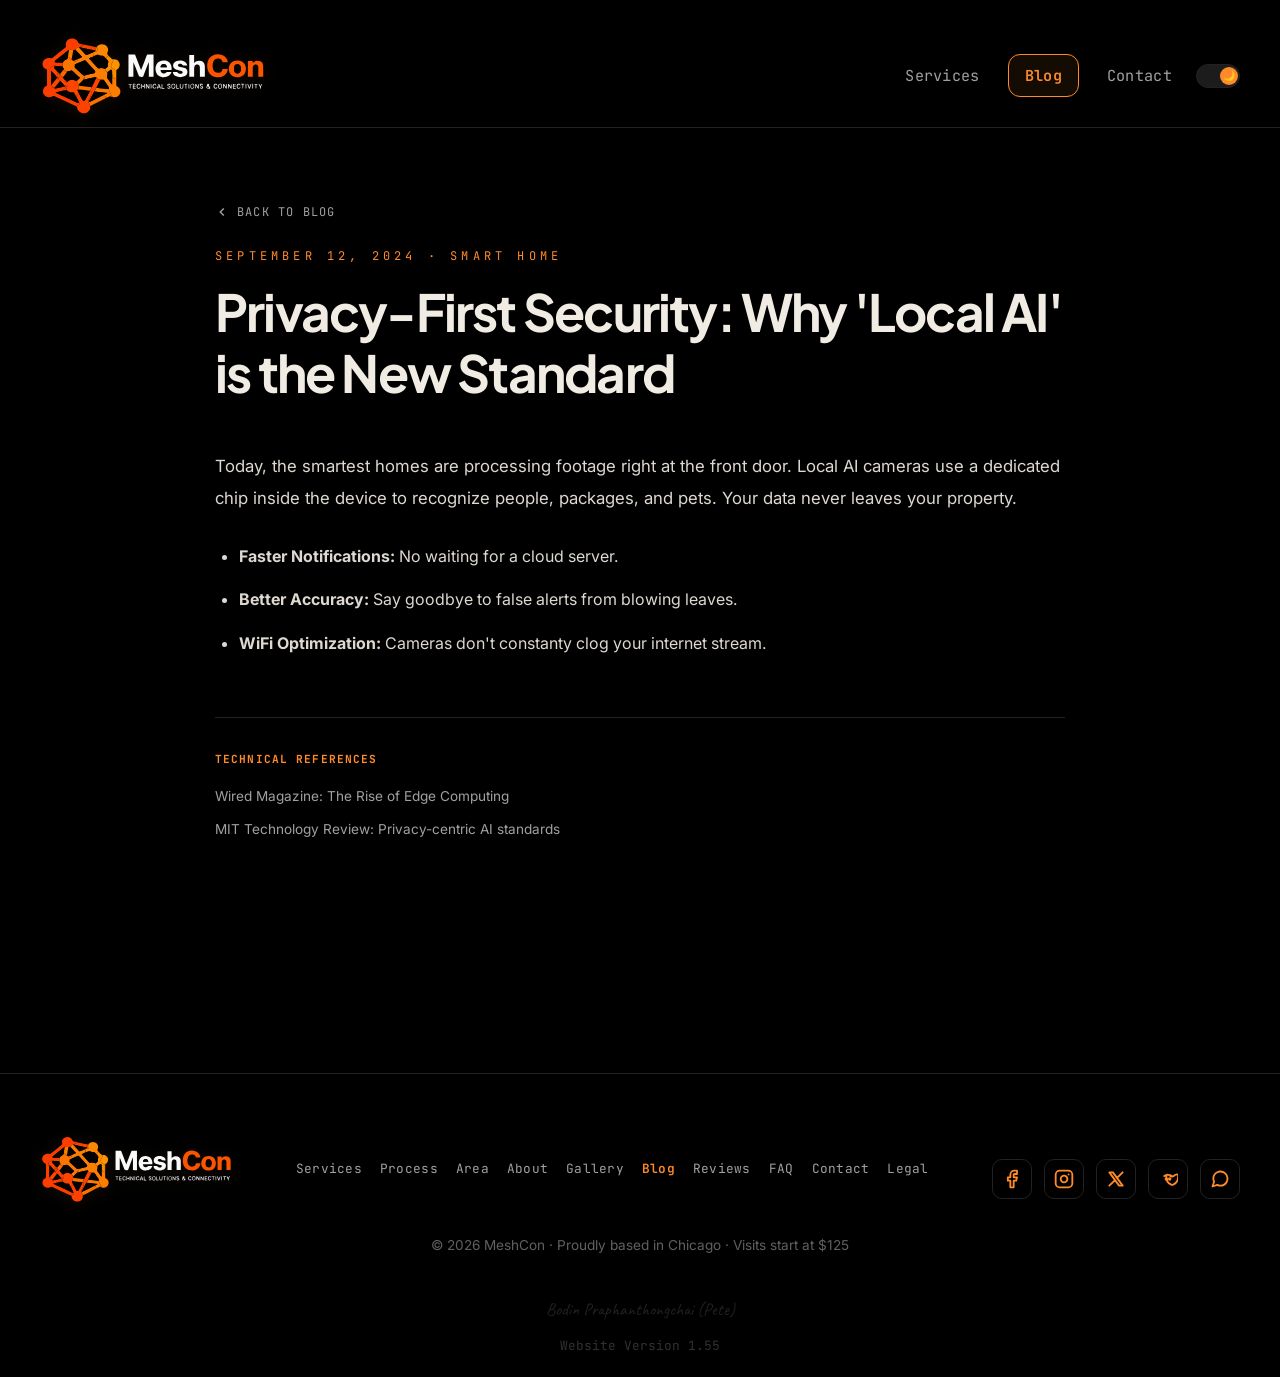
<file: blog/ai-security.html>
<!DOCTYPE html>
<html lang="en" data-theme="dark">
<head>
<meta charset="UTF-8">
<meta name="viewport" content="width=device-width, initial-scale=1.0, viewport-fit=cover">
<meta name="description" content="Local AI cameras keep your data private and your alerts accurate. Expert setup by MeshCon in Chicago.">
<title>Privacy-First Security: Local AI Cameras · MeshCon Blog</title>
<meta name="theme-color" content="#000000" id="metaThemeColor">
<link rel="icon" href="../MeshCon-Logo-dark.svg" type="image/svg+xml">
<link rel="stylesheet" href="../styles.css">
<link href="https://fonts.googleapis.com/css2?family=Inter:wght@400;500;600&family=Plus+Jakarta+Sans:wght@500;600;700&family=JetBrains+Mono:wght@400;500&family=Caveat&display=swap" rel="stylesheet">
<script>
  (function() {
    const saved = localStorage.getItem('meshcon-theme') || 'dark';
    document.documentElement.setAttribute('data-theme', saved);
    const meta = document.querySelector('meta[name="theme-color"]');
    if (meta) meta.setAttribute('content', saved === 'dark' ? '#000000' : '#fcfaf8');
    const syncLogos = () => {
      const logoPath = saved === 'dark' ? '../MeshCon-Logo-dark.svg' : '../MeshCon-Logo-light.svg';
      document.querySelectorAll('.logo-img').forEach(img => { if(img) img.src = logoPath; });
    };
    if (document.readyState === 'loading') window.addEventListener('DOMContentLoaded', syncLogos);
    else syncLogos();
  })();
</script>
</head>
<body>
<header>
  <a href="../index.html#home" class="logo" aria-label="MeshCon Home"><img src="../MeshCon-Logo-dark.svg" alt="MeshCon" class="logo-img" width="226" height="82"></a>
  <div class="header-right">
    <nav>
      <a href="../index.html#services">Services</a>
      <a href="../blog.html" class="nav-blog" style="color:var(--accent);">Blog</a>
      <a href="../index.html#contact">Contact</a>
    </nav>
    <button class="theme-toggle" id="themeToggle" aria-label="Toggle theme">
      <div class="toggle-track"><div class="toggle-thumb">
        <span class="theme-icon-dark">🌙</span><span class="theme-icon-light">☀️</span>
      </div></div>
    </button>
    <button class="hamburger" id="hamburger" aria-label="Menu"><span></span><span></span><span></span></button>
  </div>
</header>
<nav class="mobile-nav" id="mobileNav">
  <a href="../index.html#services" onclick="closeMobile()">Services</a>
  <a href="../index.html#area" onclick="closeMobile()">Service Area</a>
  <a href="../blog.html" onclick="closeMobile()" class="nav-blog">Blog</a>
  <a href="../index.html#contact" onclick="closeMobile()">Contact</a>
</nav>
<main id="main-content" class="sub-page">
  <div class="section-wrap">
    <article class="blog-post">
      <a href="../blog.html" class="btn-back">
        <svg viewBox="0 0 24 24"><path d="m15 18-6-6 6-6"/></svg>
        Back to Blog
      </a>
      <div class="section-label">September 12, 2024 · Smart Home</div>
      <h1>Privacy-First Security: Why 'Local AI' is the New Standard</h1>
      <p>Today, the smartest homes are processing footage right at the front door. Local AI cameras use a dedicated chip inside the device to recognize people, packages, and pets. Your data never leaves your property.</p>
      <ul>
        <li><strong>Faster Notifications:</strong> No waiting for a cloud server.</li>
        <li><strong>Better Accuracy:</strong> Say goodbye to false alerts from blowing leaves.</li>
        <li><strong>WiFi Optimization:</strong> Cameras don't constanty clog your internet stream.</li>
      </ul>

      <div class="blog-post-sources">
        <h4>Technical References</h4>
        <ul>
          <li>Wired Magazine: The Rise of Edge Computing</li>
          <li>MIT Technology Review: Privacy-centric AI standards</li>
        </ul>
      </div>
    </article>
  </div>
</main>
<footer>
  <a href="../index.html#home" class="logo footer-logo" aria-label="MeshCon Home"><img src="../MeshCon-Logo-dark.svg" alt="MeshCon: Technical Solutions & Connectivity" class="logo-img" width="193" height="70" loading="lazy" decoding="async"></a>
  <div class="footer-links">
    <a href="../index.html#services">Services</a>
    <a href="../index.html#process">Process</a>
    <a href="../index.html#area">Area</a>
    <a href="../index.html#about">About</a>
    <a href="../index.html#gallery">Gallery</a>
    <a href="../blog.html" class="nav-blog">Blog</a>
    <a href="../index.html#reviews">Reviews</a>
    <a href="../index.html#faq">FAQ</a>
    <a href="../index.html#contact">Contact</a>
    <a href="../index.html#legal">Legal</a>
  </div>
  <div class="social-links footer-socials" aria-label="Connect with MeshCon">
    <a href="https://facebook.com/MeshCon" target="_blank" rel="noopener noreferrer" aria-label="Follow us on Facebook">
      <svg viewBox="0 0 24 24" aria-hidden="true" focusable="false"><path d="M18 2h-3a5 5 0 0 0-5 5v3H7v4h3v8h4v-8h3l1-4h-4V7a1 1 0 0 1 1-1h3z"></path></svg>
    </a>
    <a href="https://instagram.com/MeshCon" target="_blank" rel="noopener noreferrer" aria-label="Follow us on Instagram">
      <svg viewBox="0 0 24 24" aria-hidden="true" focusable="false"><rect x="2" y="2" width="20" height="20" rx="5" ry="5"></rect><path d="M16 11.37A4 4 0 1 1 12.63 8 4 4 0 0 1 16 11.37z"></path><line x1="17.5" y1="6.5" x2="17.51" y2="6.5"></line></svg>
    </a>
    <a href="https://x.com/MeshCon" target="_blank" rel="noopener noreferrer" aria-label="Follow us on X (formerly Twitter)">
      <svg viewBox="0 0 24 24" aria-hidden="true" focusable="false"><path d="M4 4l11.733 16h4.267l-11.733 -16zM4 20l6.768 -6.768m2.46 -2.46l6.772 -6.772"></path></svg>
    </a>
    <a href="https://discord.gg/MeshCon" target="_blank" rel="noopener noreferrer" aria-label="Join our Discord community">
      <svg viewBox="0 0 24 24" aria-hidden="true" focusable="false"><path d="M9 12a1 1 0 1 0 2 0 1 1 0 0 0-2 0m4 0a1 1 0 1 0 2 0 1 1 0 0 0-2 0"></path><path d="M7.5 8.5c1.4-1.1 3.2-1.5 4.5-1.5s3.1.4 4.5 1.5c.7.5 1.5.5 2.2 0l.5-.4c1-1 2.3-1.6 3.7-1.6h.1c.6 0 1.1.5 1.1 1.1v2.1c0 3.7-2 7.1-5.3 8.8l-.5.2c-.8.4-1.7.4-2.5 0l-.5-.2C12 17.1 10 13.7 10 10V7.9c0-.6.5-1.1 1.1-1.1h.1c1.4 0 2.7.6 3.7 1.6l.5.4c.7.5 1.5.5 2.2 0"></path></svg>
    </a>
    <a href="https://wa.link/5wvtlp" target="_blank" rel="noopener noreferrer" aria-label="Chat with us on WhatsApp">
      <svg viewBox="0 0 24 24" aria-hidden="true" focusable="false"><path d="M21 11.5a8.38 8.38 0 0 1-.9 3.8 8.5 8.5 0 0 1-7.6 4.7 8.38 8.38 0 0 1-3.8-.9L3 21l1.9-5.7a8.38 8.38 0 0 1-.9-3.8 8.5 8.5 0 0 1 4.7-7.6 8.38 8.38 0 0 1 3.8-.9h.5a8.48 8.48 0 0 1 8 8v.5z"></path></svg>
    </a>
  </div>
  <div class="footer-copy">© <span id="year"></span> MeshCon · Proudly based in Chicago · Visits start at $125</div>
</footer>
<div class="signature">Bodin Praphanthongchai (Pete)</div>
<div class="version">Website Version 1.55</div>
<script src="../app.js" defer></script>
</body>
</html>
</file>
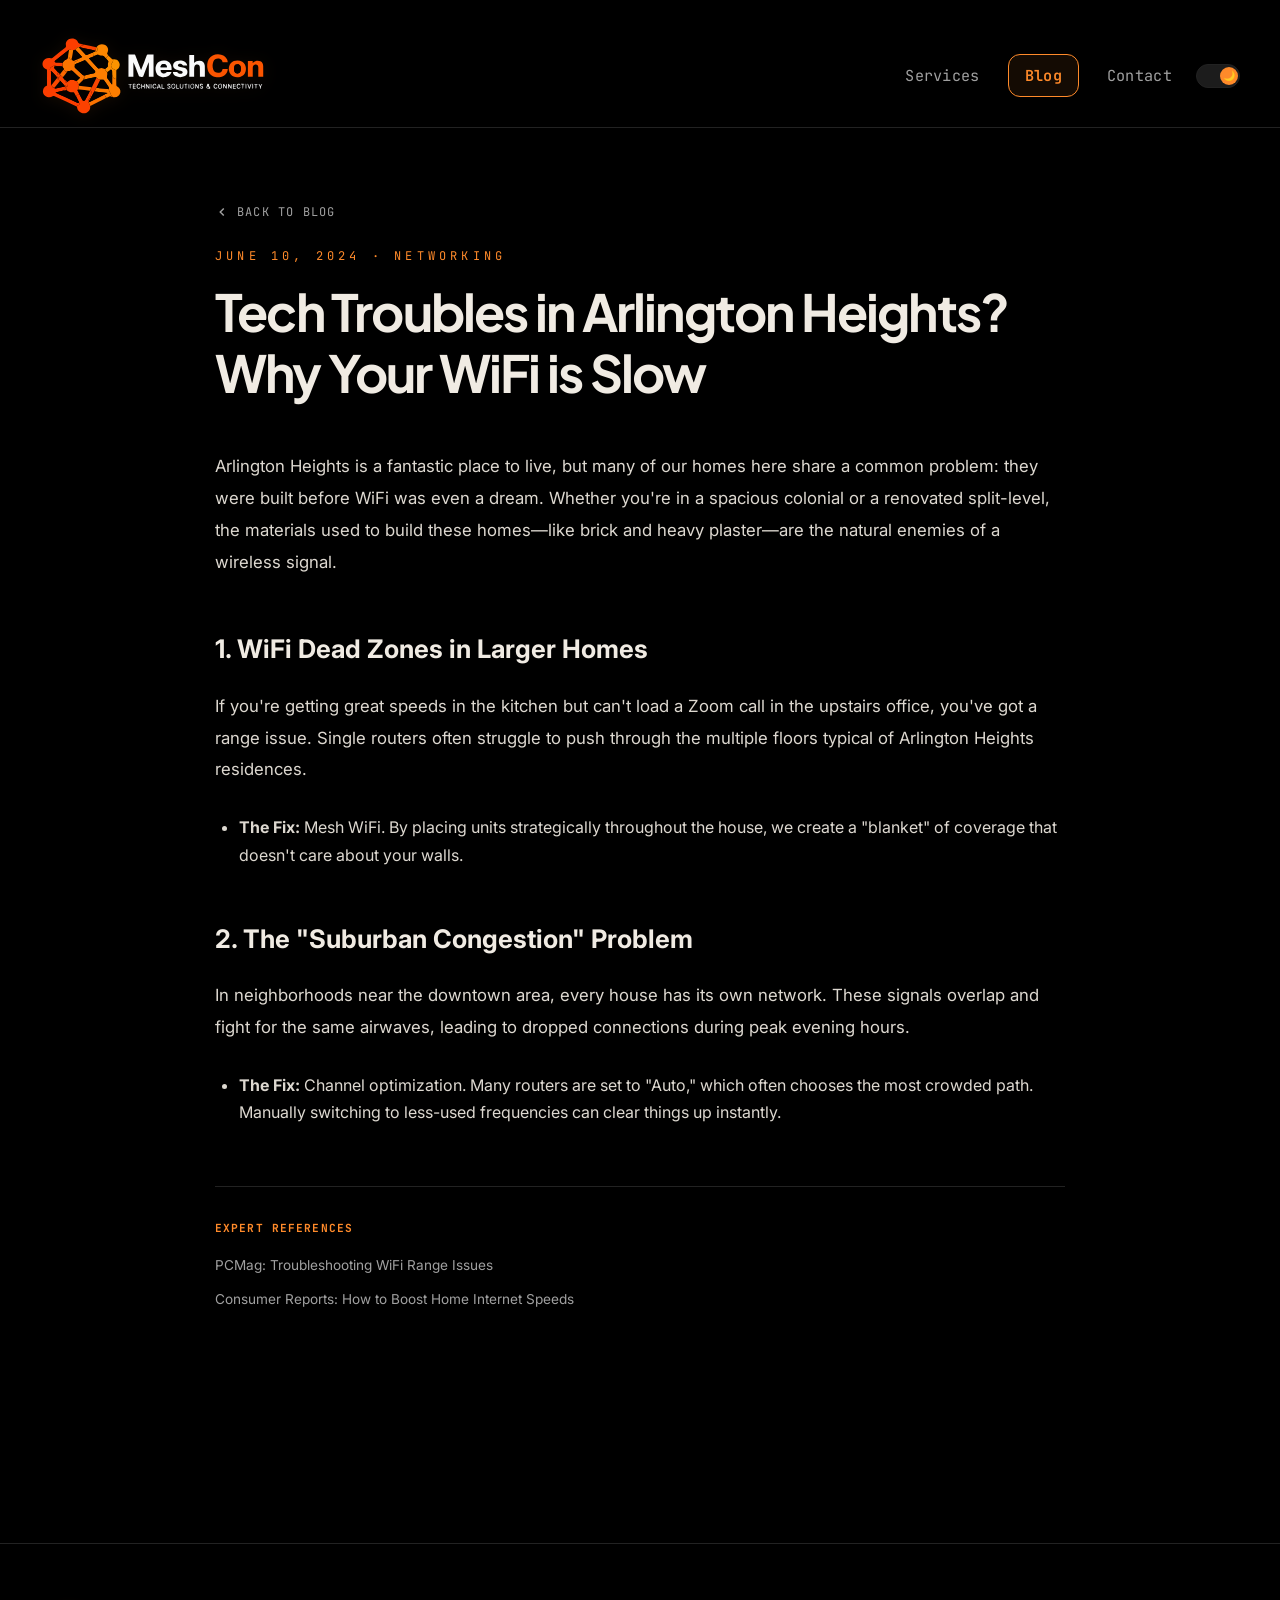
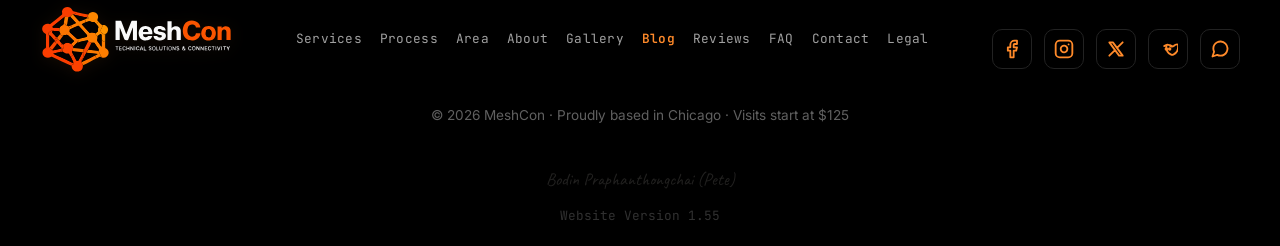
<file: blog/arlington-heights.html>
<!DOCTYPE html>
<html lang="en" data-theme="dark">
<head>
<meta charset="UTF-8">
<meta name="viewport" content="width=device-width, initial-scale=1.0, viewport-fit=cover">
<meta name="description" content="Slow WiFi or lagging laptop in Arlington Heights, IL? Pete from MeshCon explains local causes and fixes for suburban tech issues.">
<title>Arlington Heights Tech Troubles · MeshCon Blog</title>
<meta name="theme-color" content="#000000" id="metaThemeColor">
<link rel="icon" href="../MeshCon-Logo-dark.svg" type="image/svg+xml">
<link rel="stylesheet" href="../styles.css">
<link href="https://fonts.googleapis.com/css2?family=Inter:wght@400;500;600&family=Plus+Jakarta+Sans:wght@500;600;700&family=JetBrains+Mono:wght@400;500&family=Caveat&display=swap" rel="stylesheet">
<script>
  (function() {
    const saved = localStorage.getItem('meshcon-theme') || 'dark';
    document.documentElement.setAttribute('data-theme', saved);
    const meta = document.querySelector('meta[name="theme-color"]');
    if (meta) meta.setAttribute('content', saved === 'dark' ? '#000000' : '#fcfaf8');
    const syncLogos = () => {
      const logoPath = saved === 'dark' ? '../MeshCon-Logo-dark.svg' : '../MeshCon-Logo-light.svg';
      document.querySelectorAll('.logo-img').forEach(img => { if(img) img.src = logoPath; });
    };
    if (document.readyState === 'loading') window.addEventListener('DOMContentLoaded', syncLogos);
    else syncLogos();
  })();
</script>
</head>
<body>
<a href="#main-content" class="skip-link">Skip to main content</a>

<header>
  <a href="../index.html#home" class="logo" aria-label="MeshCon Home"><img src="../MeshCon-Logo-dark.svg" alt="MeshCon" class="logo-img" width="226" height="82"></a>
  <div class="header-right">
    <nav>
      <a href="../index.html#services">Services</a>
      <a href="../blog.html" class="nav-blog" style="color:var(--accent);">Blog</a>
      <a href="../index.html#contact">Contact</a>
    </nav>
    <button class="theme-toggle" id="themeToggle" aria-label="Toggle theme">
      <div class="toggle-track"><div class="toggle-thumb">
        <span class="theme-icon-dark">🌙</span><span class="theme-icon-light">☀️</span>
      </div></div>
    </button>
    <button class="hamburger" id="hamburger" aria-label="Menu"><span></span><span></span><span></span></button>
  </div>
</header>

<nav class="mobile-nav" id="mobileNav">
  <a href="../index.html#services" onclick="closeMobile()">Services</a>
  <a href="../index.html#area" onclick="closeMobile()">Service Area</a>
  <a href="../blog.html" onclick="closeMobile()" class="nav-blog">Blog</a>
  <a href="../index.html#contact" onclick="closeMobile()">Contact</a>
</nav>

<main id="main-content" class="sub-page">
  <div class="section-wrap">
    <article class="blog-post">
      <a href="../blog.html" class="btn-back">
        <svg viewBox="0 0 24 24"><path d="m15 18-6-6 6-6"/></svg>
        Back to Blog
      </a>
      <div class="section-label">June 10, 2024 · Networking</div>
      <h1>Tech Troubles in Arlington Heights? Why Your WiFi is Slow</h1>

      <p>Arlington Heights is a fantastic place to live, but many of our homes here share a common problem: they were built before WiFi was even a dream. Whether you're in a spacious colonial or a renovated split-level, the materials used to build these homes—like brick and heavy plaster—are the natural enemies of a wireless signal.</p>

      <h3>1. WiFi Dead Zones in Larger Homes</h3>
      <p>If you're getting great speeds in the kitchen but can't load a Zoom call in the upstairs office, you've got a range issue. Single routers often struggle to push through the multiple floors typical of Arlington Heights residences.</p>
      <ul>
        <li><strong>The Fix:</strong> Mesh WiFi. By placing units strategically throughout the house, we create a "blanket" of coverage that doesn't care about your walls.</li>
      </ul>

      <h3>2. The "Suburban Congestion" Problem</h3>
      <p>In neighborhoods near the downtown area, every house has its own network. These signals overlap and fight for the same airwaves, leading to dropped connections during peak evening hours.</p>
      <ul>
        <li><strong>The Fix:</strong> Channel optimization. Many routers are set to "Auto," which often chooses the most crowded path. Manually switching to less-used frequencies can clear things up instantly.</li>
      </ul>

      <div class="blog-post-sources">
        <h4>Expert References</h4>
        <ul>
          <li>PCMag: Troubleshooting WiFi Range Issues</li>
          <li>Consumer Reports: How to Boost Home Internet Speeds</li>
        </ul>
      </div>
    </article>
  </div>
</main>

<footer>
  <a href="../index.html#home" class="logo footer-logo" aria-label="MeshCon Home"><img src="../MeshCon-Logo-dark.svg" alt="MeshCon: Technical Solutions & Connectivity" class="logo-img" width="193" height="70" loading="lazy" decoding="async"></a>
  <div class="footer-links">
    <a href="../index.html#services">Services</a>
    <a href="../index.html#process">Process</a>
    <a href="../index.html#area">Area</a>
    <a href="../index.html#about">About</a>
    <a href="../index.html#gallery">Gallery</a>
    <a href="../blog.html" class="nav-blog">Blog</a>
    <a href="../index.html#reviews">Reviews</a>
    <a href="../index.html#faq">FAQ</a>
    <a href="../index.html#contact">Contact</a>
    <a href="../index.html#legal">Legal</a>
  </div>
  <div class="social-links footer-socials" aria-label="Connect with MeshCon">
    <a href="https://facebook.com/MeshCon" target="_blank" rel="noopener noreferrer" aria-label="Follow us on Facebook">
      <svg viewBox="0 0 24 24" aria-hidden="true" focusable="false"><path d="M18 2h-3a5 5 0 0 0-5 5v3H7v4h3v8h4v-8h3l1-4h-4V7a1 1 0 0 1 1-1h3z"></path></svg>
    </a>
    <a href="https://instagram.com/MeshCon" target="_blank" rel="noopener noreferrer" aria-label="Follow us on Instagram">
      <svg viewBox="0 0 24 24" aria-hidden="true" focusable="false"><rect x="2" y="2" width="20" height="20" rx="5" ry="5"></rect><path d="M16 11.37A4 4 0 1 1 12.63 8 4 4 0 0 1 16 11.37z"></path><line x1="17.5" y1="6.5" x2="17.51" y2="6.5"></line></svg>
    </a>
    <a href="https://x.com/MeshCon" target="_blank" rel="noopener noreferrer" aria-label="Follow us on X (formerly Twitter)">
      <svg viewBox="0 0 24 24" aria-hidden="true" focusable="false"><path d="M4 4l11.733 16h4.267l-11.733 -16zM4 20l6.768 -6.768m2.46 -2.46l6.772 -6.772"></path></svg>
    </a>
    <a href="https://discord.gg/MeshCon" target="_blank" rel="noopener noreferrer" aria-label="Join our Discord community">
      <svg viewBox="0 0 24 24" aria-hidden="true" focusable="false"><path d="M9 12a1 1 0 1 0 2 0 1 1 0 0 0-2 0m4 0a1 1 0 1 0 2 0 1 1 0 0 0-2 0"></path><path d="M7.5 8.5c1.4-1.1 3.2-1.5 4.5-1.5s3.1.4 4.5 1.5c.7.5 1.5.5 2.2 0l.5-.4c1-1 2.3-1.6 3.7-1.6h.1c.6 0 1.1.5 1.1 1.1v2.1c0 3.7-2 7.1-5.3 8.8l-.5.2c-.8.4-1.7.4-2.5 0l-.5-.2C12 17.1 10 13.7 10 10V7.9c0-.6.5-1.1 1.1-1.1h.1c1.4 0 2.7.6 3.7 1.6l.5.4c.7.5 1.5.5 2.2 0"></path></svg>
    </a>
    <a href="https://wa.link/5wvtlp" target="_blank" rel="noopener noreferrer" aria-label="Chat with us on WhatsApp">
      <svg viewBox="0 0 24 24" aria-hidden="true" focusable="false"><path d="M21 11.5a8.38 8.38 0 0 1-.9 3.8 8.5 8.5 0 0 1-7.6 4.7 8.38 8.38 0 0 1-3.8-.9L3 21l1.9-5.7a8.38 8.38 0 0 1-.9-3.8 8.5 8.5 0 0 1 4.7-7.6 8.38 8.38 0 0 1 3.8-.9h.5a8.48 8.48 0 0 1 8 8v.5z"></path></svg>
    </a>
  </div>
  <div class="footer-copy">© <span id="year"></span> MeshCon · Proudly based in Chicago · Visits start at $125</div>
</footer>
<div class="signature">Bodin Praphanthongchai (Pete)</div>
<div class="version">Website Version 1.55</div>

<script src="../app.js" defer></script>
</body>
</html>
</file>
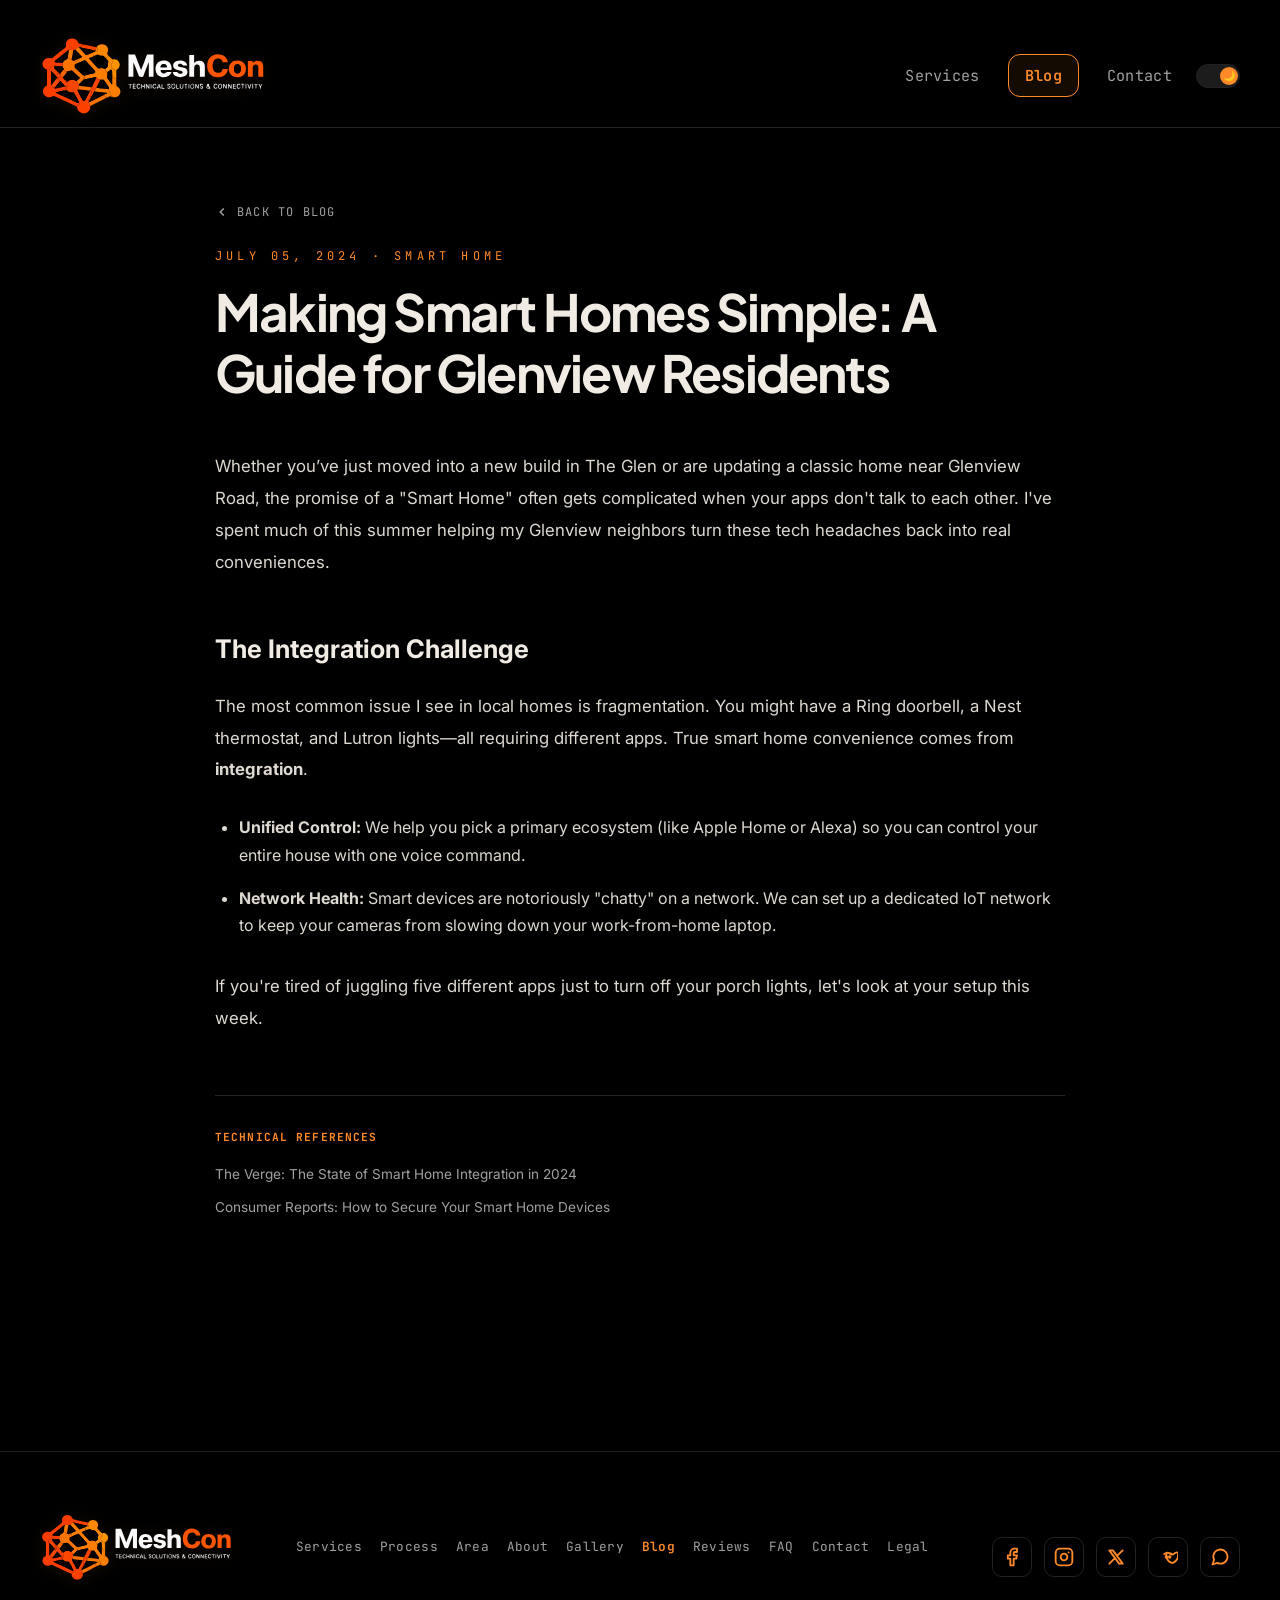
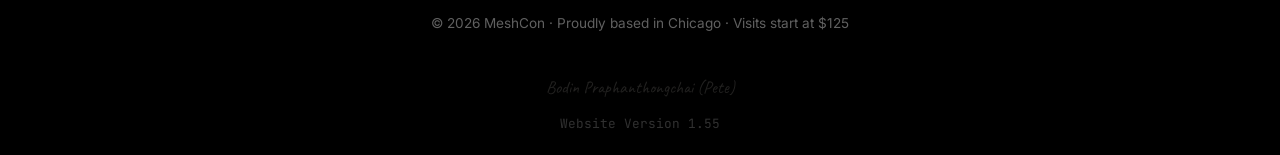
<file: blog/glenview-smarthome.html>
<!DOCTYPE html>
<html lang="en" data-theme="dark">
<head>
<meta charset="UTF-8">
<meta name="viewport" content="width=device-width, initial-scale=1.0, viewport-fit=cover">
<meta name="description" content="Frustrated with your smart home? Get expert integration help in Glenview, IL. Pete from MeshCon syncs cameras, lights, and thermostats.">
<title>Smart Home Integration in Glenview · MeshCon Blog</title>
<meta name="theme-color" content="#000000" id="metaThemeColor">
<link rel="icon" href="../MeshCon-Logo-dark.svg" type="image/svg+xml">
<link rel="stylesheet" href="../styles.css">
<link href="https://fonts.googleapis.com/css2?family=Inter:wght@400;500;600&family=Plus+Jakarta+Sans:wght@500;600;700&family=JetBrains+Mono:wght@400;500&family=Caveat&display=swap" rel="stylesheet">
<script>
  (function() {
    const saved = localStorage.getItem('meshcon-theme') || 'dark';
    document.documentElement.setAttribute('data-theme', saved);
    const meta = document.querySelector('meta[name="theme-color"]');
    if (meta) meta.setAttribute('content', saved === 'dark' ? '#000000' : '#fcfaf8');
    const syncLogos = () => {
      const logoPath = saved === 'dark' ? '../MeshCon-Logo-dark.svg' : '../MeshCon-Logo-light.svg';
      document.querySelectorAll('.logo-img').forEach(img => { if(img) img.src = logoPath; });
    };
    if (document.readyState === 'loading') window.addEventListener('DOMContentLoaded', syncLogos);
    else syncLogos();
  })();
</script>
</head>
<body>
<a href="#main-content" class="skip-link">Skip to main content</a>

<header>
  <a href="../index.html#home" class="logo" aria-label="MeshCon Home"><img src="../MeshCon-Logo-dark.svg" alt="MeshCon" class="logo-img" width="226" height="82"></a>
  <div class="header-right">
    <nav>
      <a href="../index.html#services">Services</a>
      <a href="../blog.html" class="nav-blog" style="color:var(--accent);">Blog</a>
      <a href="../index.html#contact">Contact</a>
    </nav>
    <button class="theme-toggle" id="themeToggle" aria-label="Toggle theme">
      <div class="toggle-track"><div class="toggle-thumb">
        <span class="theme-icon-dark">🌙</span><span class="theme-icon-light">☀️</span>
      </div></div>
    </button>
    <button class="hamburger" id="hamburger" aria-label="Menu"><span></span><span></span><span></span></button>
  </div>
</header>

<nav class="mobile-nav" id="mobileNav">
  <a href="../index.html#services" onclick="closeMobile()">Services</a>
  <a href="../index.html#area" onclick="closeMobile()">Service Area</a>
  <a href="../blog.html" onclick="closeMobile()" class="nav-blog">Blog</a>
  <a href="../index.html#contact" onclick="closeMobile()">Contact</a>
</nav>

<main id="main-content" class="sub-page">
  <div class="section-wrap">
    <article class="blog-post">
      <a href="../blog.html" class="btn-back">
        <svg viewBox="0 0 24 24"><path d="m15 18-6-6 6-6"/></svg>
        Back to Blog
      </a>
      <div class="section-label">July 05, 2024 · Smart Home</div>
      <h1>Making Smart Homes Simple: A Guide for Glenview Residents</h1>

      <p>Whether you’ve just moved into a new build in The Glen or are updating a classic home near Glenview Road, the promise of a "Smart Home" often gets complicated when your apps don't talk to each other. I've spent much of this summer helping my Glenview neighbors turn these tech headaches back into real conveniences.</p>

      <h3>The Integration Challenge</h3>
      <p>The most common issue I see in local homes is fragmentation. You might have a Ring doorbell, a Nest thermostat, and Lutron lights—all requiring different apps. True smart home convenience comes from <strong>integration</strong>.</p>
      <ul>
        <li><strong>Unified Control:</strong> We help you pick a primary ecosystem (like Apple Home or Alexa) so you can control your entire house with one voice command.</li>
        <li><strong>Network Health:</strong> Smart devices are notoriously "chatty" on a network. We can set up a dedicated IoT network to keep your cameras from slowing down your work-from-home laptop.</li>
      </ul>

      <p>If you're tired of juggling five different apps just to turn off your porch lights, let's look at your setup this week.</p>

      <div class="blog-post-sources">
        <h4>Technical References</h4>
        <ul>
          <li>The Verge: The State of Smart Home Integration in 2024</li>
          <li>Consumer Reports: How to Secure Your Smart Home Devices</li>
        </ul>
      </div>
    </article>
  </div>
</main>

<footer>
  <a href="../index.html#home" class="logo footer-logo" aria-label="MeshCon Home"><img src="../MeshCon-Logo-dark.svg" alt="MeshCon: Technical Solutions & Connectivity" class="logo-img" width="193" height="70" loading="lazy" decoding="async"></a>
  <div class="footer-links">
    <a href="../index.html#services">Services</a>
    <a href="../index.html#process">Process</a>
    <a href="../index.html#area">Area</a>
    <a href="../index.html#about">About</a>
    <a href="../index.html#gallery">Gallery</a>
    <a href="../blog.html" class="nav-blog">Blog</a>
    <a href="../index.html#reviews">Reviews</a>
    <a href="../index.html#faq">FAQ</a>
    <a href="../index.html#contact">Contact</a>
    <a href="../index.html#legal">Legal</a>
  </div>
  <div class="social-links footer-socials" aria-label="Connect with MeshCon">
    <a href="https://facebook.com/MeshCon" target="_blank" rel="noopener noreferrer" aria-label="Follow us on Facebook">
      <svg viewBox="0 0 24 24" aria-hidden="true" focusable="false"><path d="M18 2h-3a5 5 0 0 0-5 5v3H7v4h3v8h4v-8h3l1-4h-4V7a1 1 0 0 1 1-1h3z"></path></svg>
    </a>
    <a href="https://instagram.com/MeshCon" target="_blank" rel="noopener noreferrer" aria-label="Follow us on Instagram">
      <svg viewBox="0 0 24 24" aria-hidden="true" focusable="false"><rect x="2" y="2" width="20" height="20" rx="5" ry="5"></rect><path d="M16 11.37A4 4 0 1 1 12.63 8 4 4 0 0 1 16 11.37z"></path><line x1="17.5" y1="6.5" x2="17.51" y2="6.5"></line></svg>
    </a>
    <a href="https://x.com/MeshCon" target="_blank" rel="noopener noreferrer" aria-label="Follow us on X (formerly Twitter)">
      <svg viewBox="0 0 24 24" aria-hidden="true" focusable="false"><path d="M4 4l11.733 16h4.267l-11.733 -16zM4 20l6.768 -6.768m2.46 -2.46l6.772 -6.772"></path></svg>
    </a>
    <a href="https://discord.gg/MeshCon" target="_blank" rel="noopener noreferrer" aria-label="Join our Discord community">
      <svg viewBox="0 0 24 24" aria-hidden="true" focusable="false"><path d="M9 12a1 1 0 1 0 2 0 1 1 0 0 0-2 0m4 0a1 1 0 1 0 2 0 1 1 0 0 0-2 0"></path><path d="M7.5 8.5c1.4-1.1 3.2-1.5 4.5-1.5s3.1.4 4.5 1.5c.7.5 1.5.5 2.2 0l.5-.4c1-1 2.3-1.6 3.7-1.6h.1c.6 0 1.1.5 1.1 1.1v2.1c0 3.7-2 7.1-5.3 8.8l-.5.2c-.8.4-1.7.4-2.5 0l-.5-.2C12 17.1 10 13.7 10 10V7.9c0-.6.5-1.1 1.1-1.1h.1c1.4 0 2.7.6 3.7 1.6l.5.4c.7.5 1.5.5 2.2 0"></path></svg>
    </a>
    <a href="https://wa.link/5wvtlp" target="_blank" rel="noopener noreferrer" aria-label="Chat with us on WhatsApp">
      <svg viewBox="0 0 24 24" aria-hidden="true" focusable="false"><path d="M21 11.5a8.38 8.38 0 0 1-.9 3.8 8.5 8.5 0 0 1-7.6 4.7 8.38 8.38 0 0 1-3.8-.9L3 21l1.9-5.7a8.38 8.38 0 0 1-.9-3.8 8.5 8.5 0 0 1 4.7-7.6 8.38 8.38 0 0 1 3.8-.9h.5a8.48 8.48 0 0 1 8 8v.5z"></path></svg>
    </a>
  </div>
  <div class="footer-copy">© <span id="year"></span> MeshCon · Proudly based in Chicago · Visits start at $125</div>
</footer>
<div class="signature">Bodin Praphanthongchai (Pete)</div>
<div class="version">Website Version 1.55</div>
<script src="../app.js" defer></script>
</body>
</html>
</file>
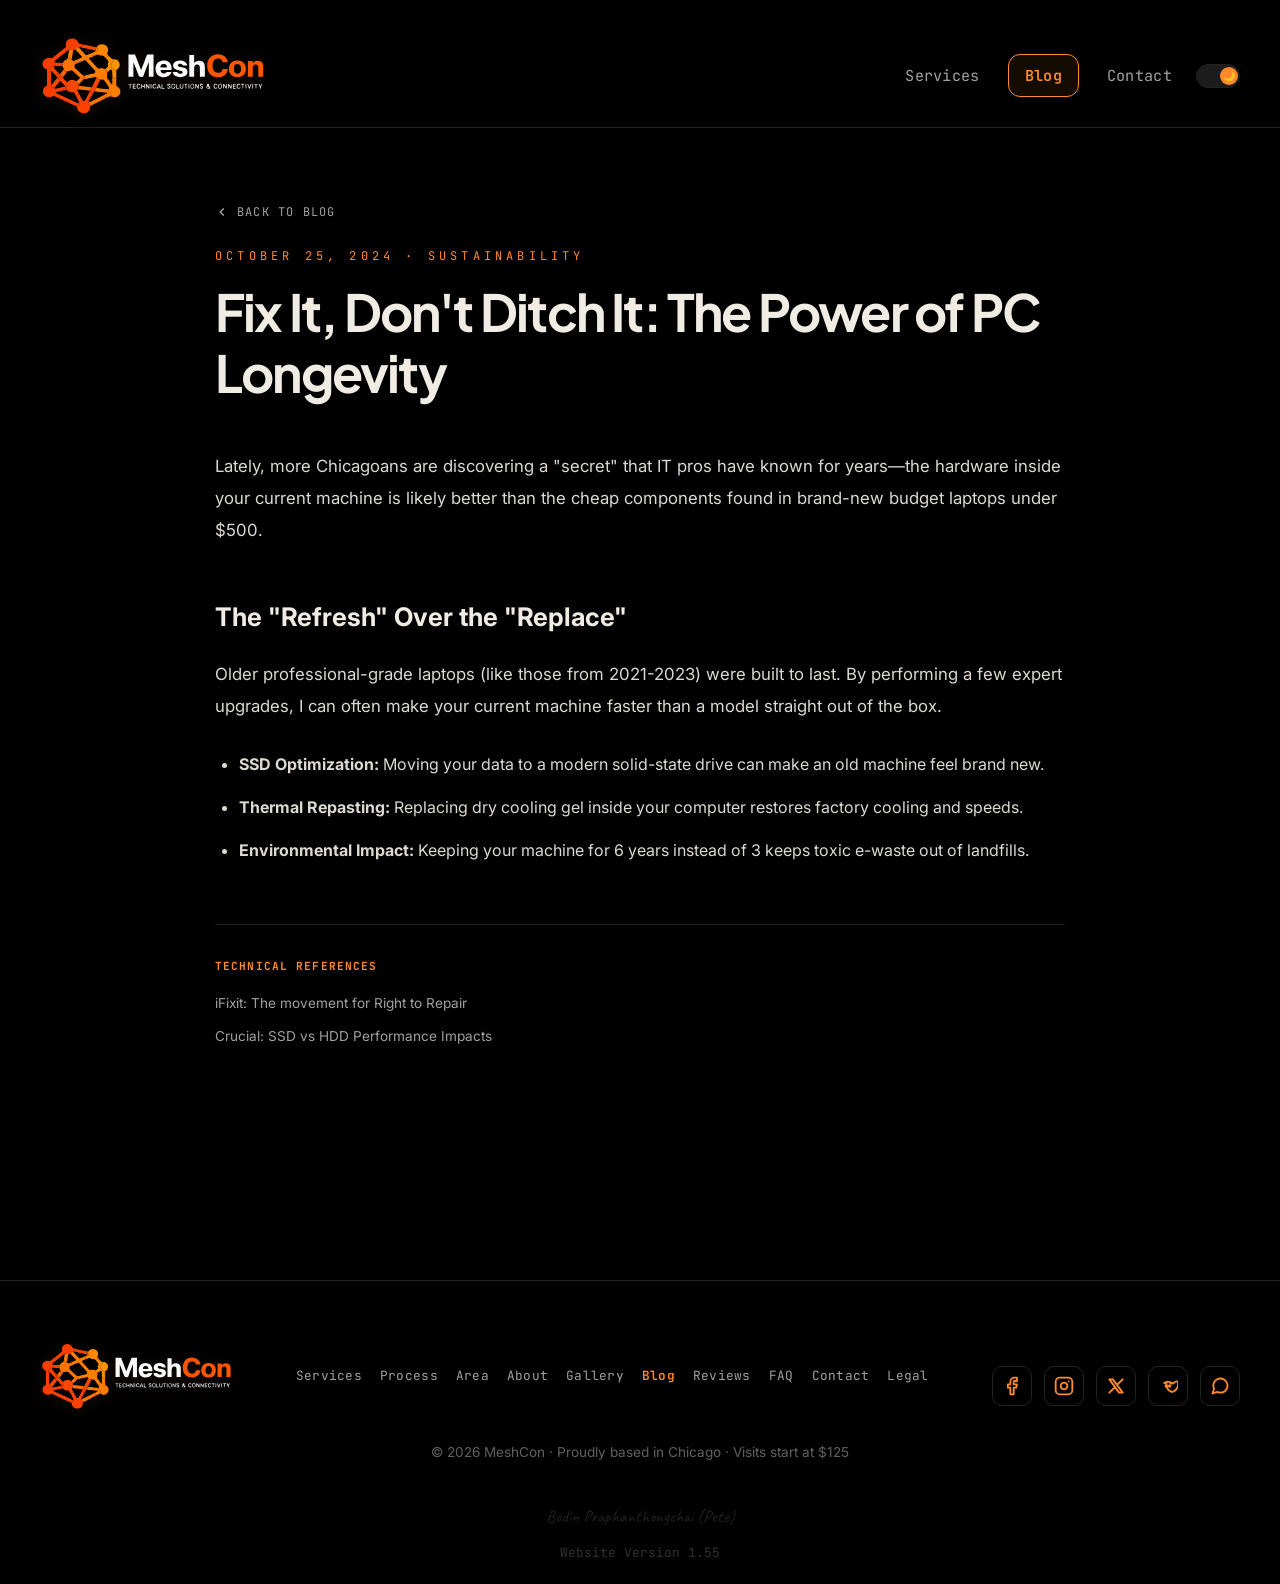
<file: blog/pc-longevity.html>
<!DOCTYPE html>
<html lang="en" data-theme="dark">
<head>
<meta charset="UTF-8">
<meta name="viewport" content="width=device-width, initial-scale=1.0, viewport-fit=cover">
<meta name="description" content="Don't throw away that old laptop. Learn how professional upgrades in 2024 can make your existing PC faster than new models.">
<title>Fix It, Don't Ditch It: PC Longevity · MeshCon Blog</title>
<meta name="theme-color" content="#000000" id="metaThemeColor">
<link rel="icon" href="../MeshCon-Logo-dark.svg" type="image/svg+xml">
<link rel="stylesheet" href="../styles.css">
<link href="https://fonts.googleapis.com/css2?family=Inter:wght@400;500;600&family=Plus+Jakarta+Sans:wght@500;600;700&family=JetBrains+Mono:wght@400;500&family=Caveat&display=swap" rel="stylesheet">
<script>
  (function() {
    const saved = localStorage.getItem('meshcon-theme') || 'dark';
    document.documentElement.setAttribute('data-theme', saved);
    const meta = document.querySelector('meta[name="theme-color"]');
    if (meta) meta.setAttribute('content', saved === 'dark' ? '#000000' : '#fcfaf8');
    const syncLogos = () => {
      const logoPath = saved === 'dark' ? '../MeshCon-Logo-dark.svg' : '../MeshCon-Logo-light.svg';
      document.querySelectorAll('.logo-img').forEach(img => { if(img) img.src = logoPath; });
    };
    if (document.readyState === 'loading') window.addEventListener('DOMContentLoaded', syncLogos);
    else syncLogos();
  })();
</script>
</head>
<body>
<header>
  <a href="../index.html#home" class="logo" aria-label="MeshCon Home"><img src="../MeshCon-Logo-dark.svg" alt="MeshCon" class="logo-img" width="226" height="82"></a>
  <div class="header-right">
    <nav>
      <a href="../index.html#services">Services</a>
      <a href="../blog.html" class="nav-blog" style="color:var(--accent);">Blog</a>
      <a href="../index.html#contact">Contact</a>
    </nav>
    <button class="theme-toggle" id="themeToggle" aria-label="Toggle theme">
      <div class="toggle-track"><div class="toggle-thumb">
        <span class="theme-icon-dark">🌙</span><span class="theme-icon-light">☀️</span>
      </div></div>
    </button>
    <button class="hamburger" id="hamburger" aria-label="Menu"><span></span><span></span><span></span></button>
  </div>
</header>

<nav class="mobile-nav" id="mobileNav">
  <a href="../index.html#services" onclick="closeMobile()">Services</a>
  <a href="../index.html#area" onclick="closeMobile()">Service Area</a>
  <a href="../blog.html" onclick="closeMobile()" class="nav-blog">Blog</a>
  <a href="../index.html#contact" onclick="closeMobile()">Contact</a>
</nav>

<main id="main-content" class="sub-page">
  <div class="section-wrap">
    <article class="blog-post">
      <a href="../blog.html" class="btn-back">
        <svg viewBox="0 0 24 24"><path d="m15 18-6-6 6-6"/></svg>
        Back to Blog
      </a>
      <div class="section-label">October 25, 2024 · Sustainability</div>
      <h1>Fix It, Don't Ditch It: The Power of PC Longevity</h1>
      <p>Lately, more Chicagoans are discovering a "secret" that IT pros have known for years—the hardware inside your current machine is likely better than the cheap components found in brand-new budget laptops under $500.</p>
      <h3>The "Refresh" Over the "Replace"</h3>
      <p>Older professional-grade laptops (like those from 2021-2023) were built to last. By performing a few expert upgrades, I can often make your current machine faster than a model straight out of the box.</p>
      <ul>
        <li><strong>SSD Optimization:</strong> Moving your data to a modern solid-state drive can make an old machine feel brand new.</li>
        <li><strong>Thermal Repasting:</strong> Replacing dry cooling gel inside your computer restores factory cooling and speeds.</li>
        <li><strong>Environmental Impact:</strong> Keeping your machine for 6 years instead of 3 keeps toxic e-waste out of landfills.</li>
      </ul>

      <div class="blog-post-sources">
        <h4>Technical References</h4>
        <ul>
          <li>iFixit: The movement for Right to Repair</li>
          <li>Crucial: SSD vs HDD Performance Impacts</li>
        </ul>
      </div>
    </article>
  </div>
</main>

<footer>
  <a href="../index.html#home" class="logo footer-logo" aria-label="MeshCon Home"><img src="../MeshCon-Logo-dark.svg" alt="MeshCon: Technical Solutions & Connectivity" class="logo-img" width="193" height="70" loading="lazy" decoding="async"></a>
  <div class="footer-links">
    <a href="../index.html#services">Services</a>
    <a href="../index.html#process">Process</a>
    <a href="../index.html#area">Area</a>
    <a href="../index.html#about">About</a>
    <a href="../index.html#gallery">Gallery</a>
    <a href="../blog.html" class="nav-blog">Blog</a>
    <a href="../index.html#reviews">Reviews</a>
    <a href="../index.html#faq">FAQ</a>
    <a href="../index.html#contact">Contact</a>
    <a href="../index.html#legal">Legal</a>
  </div>
  <div class="social-links footer-socials" aria-label="Connect with MeshCon">
    <a href="https://facebook.com/MeshCon" target="_blank" rel="noopener noreferrer" aria-label="Follow us on Facebook">
      <svg viewBox="0 0 24 24" aria-hidden="true" focusable="false"><path d="M18 2h-3a5 5 0 0 0-5 5v3H7v4h3v8h4v-8h3l1-4h-4V7a1 1 0 0 1 1-1h3z"></path></svg>
    </a>
    <a href="https://instagram.com/MeshCon" target="_blank" rel="noopener noreferrer" aria-label="Follow us on Instagram">
      <svg viewBox="0 0 24 24" aria-hidden="true" focusable="false"><rect x="2" y="2" width="20" height="20" rx="5" ry="5"></rect><path d="M16 11.37A4 4 0 1 1 12.63 8 4 4 0 0 1 16 11.37z"></path><line x1="17.5" y1="6.5" x2="17.51" y2="6.5"></line></svg>
    </a>
    <a href="https://x.com/MeshCon" target="_blank" rel="noopener noreferrer" aria-label="Follow us on X (formerly Twitter)">
      <svg viewBox="0 0 24 24" aria-hidden="true" focusable="false"><path d="M4 4l11.733 16h4.267l-11.733 -16zM4 20l6.768 -6.768m2.46 -2.46l6.772 -6.772"></path></svg>
    </a>
    <a href="https://discord.gg/MeshCon" target="_blank" rel="noopener noreferrer" aria-label="Join our Discord community">
      <svg viewBox="0 0 24 24" aria-hidden="true" focusable="false"><path d="M9 12a1 1 0 1 0 2 0 1 1 0 0 0-2 0m4 0a1 1 0 1 0 2 0 1 1 0 0 0-2 0"></path><path d="M7.5 8.5c1.4-1.1 3.2-1.5 4.5-1.5s3.1.4 4.5 1.5c.7.5 1.5.5 2.2 0l.5-.4c1-1 2.3-1.6 3.7-1.6h.1c.6 0 1.1.5 1.1 1.1v2.1c0 3.7-2 7.1-5.3 8.8l-.5.2c-.8.4-1.7.4-2.5 0l-.5-.2C12 17.1 10 13.7 10 10V7.9c0-.6.5-1.1 1.1-1.1h.1c1.4 0 2.7.6 3.7 1.6l.5.4c.7.5 1.5.5 2.2 0"></path></svg>
    </a>
    <a href="https://wa.link/5wvtlp" target="_blank" rel="noopener noreferrer" aria-label="Chat with us on WhatsApp">
      <svg viewBox="0 0 24 24" aria-hidden="true" focusable="false"><path d="M21 11.5a8.38 8.38 0 0 1-.9 3.8 8.5 8.5 0 0 1-7.6 4.7 8.38 8.38 0 0 1-3.8-.9L3 21l1.9-5.7a8.38 8.38 0 0 1-.9-3.8 8.5 8.5 0 0 1 4.7-7.6 8.38 8.38 0 0 1 3.8-.9h.5a8.48 8.48 0 0 1 8 8v.5z"></path></svg>
    </a>
  </div>
  <div class="footer-copy">© <span id="year"></span> MeshCon · Proudly based in Chicago · Visits start at $125</div>
</footer>
<div class="signature">Bodin Praphanthongchai (Pete)</div>
<div class="version">Website Version 1.55</div>
<script src="../app.js" defer></script>
</body>
</html>
</file>
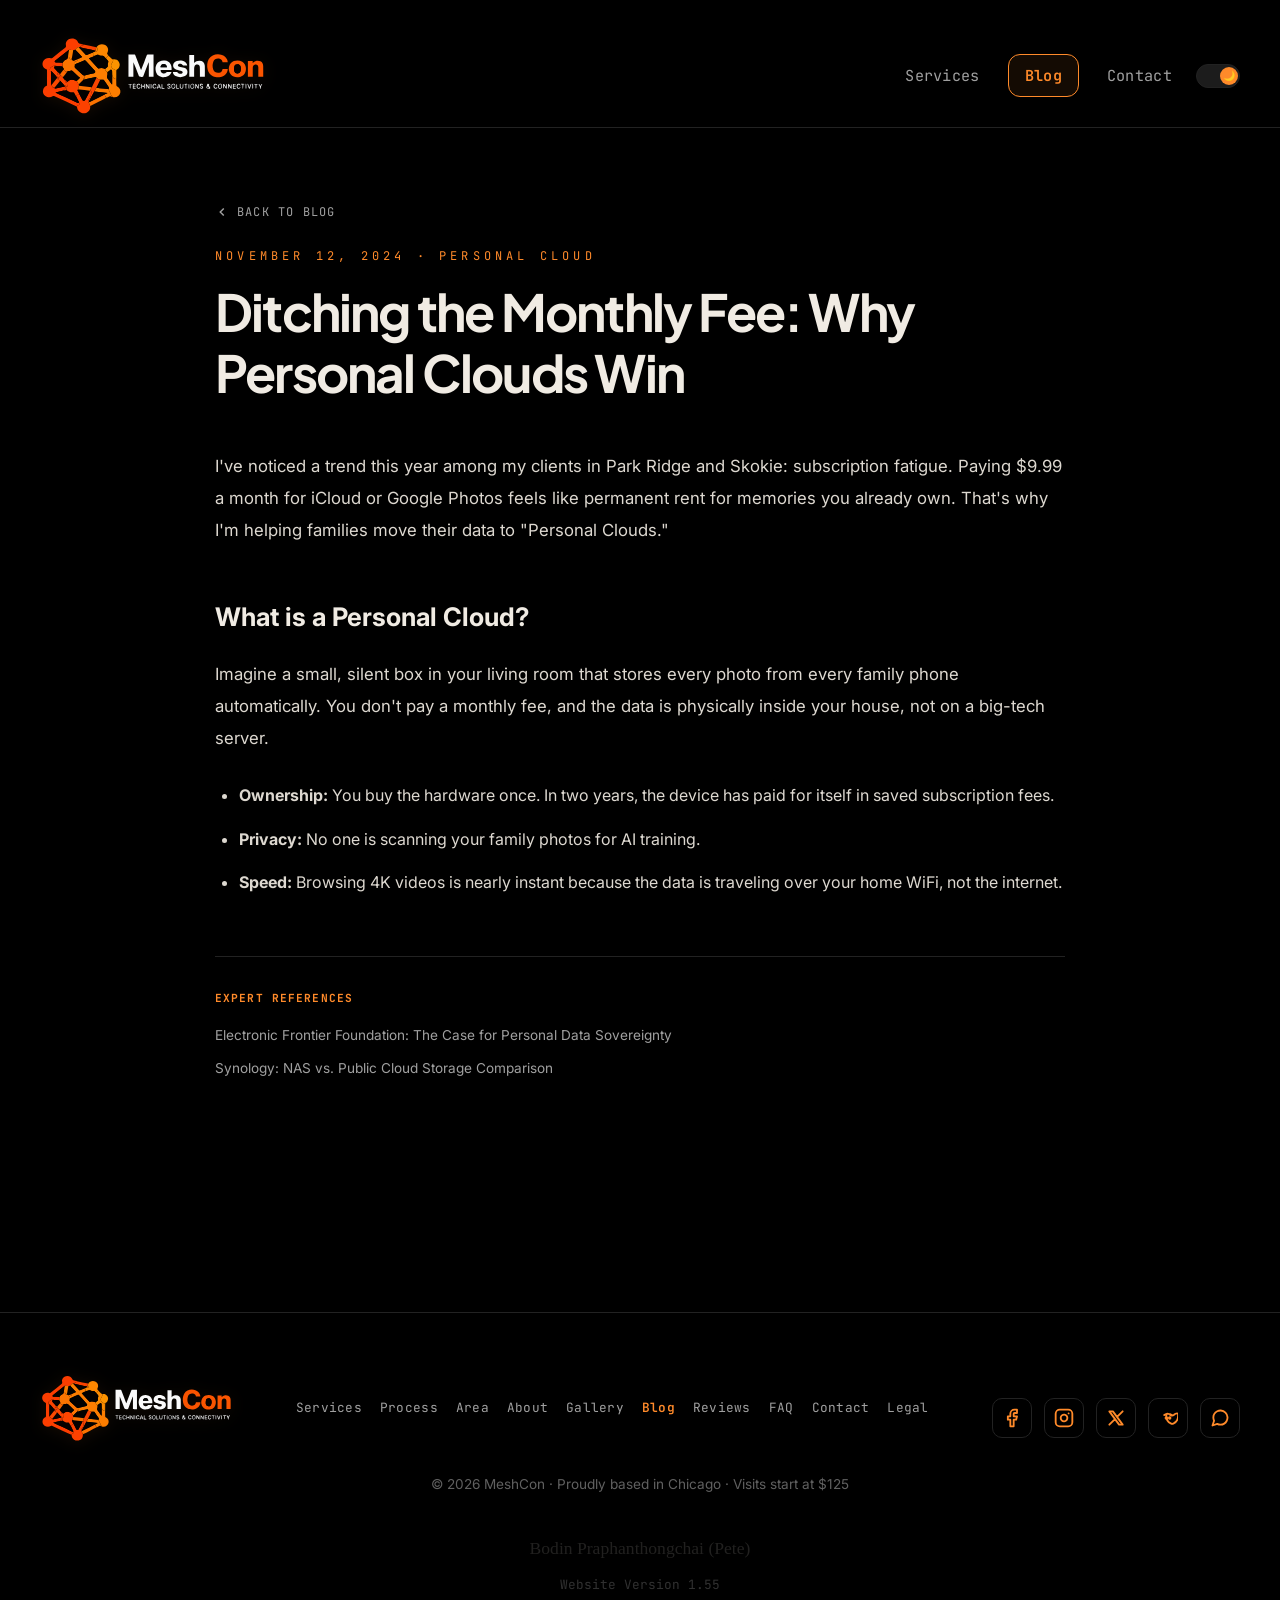
<file: blog/personal-cloud.html>
<!DOCTYPE html>
<html lang="en" data-theme="dark">
<head>
<meta charset="UTF-8">
<meta name="viewport" content="width=device-width, initial-scale=1.0, viewport-fit=cover">
<meta name="description" content="Stop paying monthly fees for iCloud or Google Photos. Pete from MeshCon explains how Chicago families are using Personal Clouds.">
<title>Ditching Storage Subscriptions · MeshCon Blog</title>
<link rel="icon" href="../MeshCon-Logo-dark.svg" type="image/svg+xml">
<link rel="stylesheet" href="../styles.css">
<link href="https://fonts.googleapis.com/css2?family=Inter:wght@400;500;600&family=Plus+Jakarta+Sans:wght@500;600;700&family=JetBrains+Mono:wght@400;500&display=swap" rel="stylesheet">
<script>
  (function() {
    const saved = localStorage.getItem('meshcon-theme') || 'dark';
    document.documentElement.setAttribute('data-theme', saved);
    const meta = document.querySelector('meta[name="theme-color"]');
    if (meta) meta.setAttribute('content', saved === 'dark' ? '#000000' : '#fcfaf8');
    const syncLogos = () => {
      const logoPath = saved === 'dark' ? '../MeshCon-Logo-dark.svg' : '../MeshCon-Logo-light.svg';
      document.querySelectorAll('.logo-img').forEach(img => { if(img) img.src = logoPath; });
    };
    if (document.readyState === 'loading') {
      window.addEventListener('DOMContentLoaded', syncLogos);
    }
    else syncLogos();
  })();
</script>
</head>
<body>
<header>
  <a href="../index.html#home" class="logo"><img src="../MeshCon-Logo-dark.svg" alt="MeshCon" class="logo-img" width="226" height="82"></a>
  <div class="header-right">
    <nav>
      <a href="../index.html#services">Services</a>
      <a href="../blog.html" class="nav-blog" style="color:var(--accent);">Blog</a>
      <a href="../index.html#contact">Contact</a>
    </nav>
    <button class="theme-toggle" id="themeToggle" aria-label="Toggle theme">
      <div class="toggle-track"><div class="toggle-thumb">
        <span class="theme-icon-dark">🌙</span><span class="theme-icon-light">☀️</span>
      </div></div>
    </button>
    <button class="hamburger" id="hamburger"><span></span><span></span><span></span></button>
  </div>
</header>

<nav class="mobile-nav" id="mobileNav">
  <a href="../index.html#services" onclick="closeMobile()">Services</a>
  <a href="../index.html#area" onclick="closeMobile()">Service Area</a>
  <a href="../blog.html" onclick="closeMobile()" class="nav-blog">Blog</a>
  <a href="../index.html#contact" onclick="closeMobile()">Contact</a>
</nav>

<main class="sub-page">
  <div class="section-wrap">
    <article class="blog-post">
      <a href="../blog.html" class="btn-back">
        <svg viewBox="0 0 24 24"><path d="m15 18-6-6 6-6"/></svg>
        Back to Blog
      </a>
      <div class="section-label">November 12, 2024 · Personal Cloud</div>
      <h1>Ditching the Monthly Fee: Why Personal Clouds Win</h1>

      <p>I've noticed a trend this year among my clients in Park Ridge and Skokie: subscription fatigue. Paying $9.99 a month for iCloud or Google Photos feels like permanent rent for memories you already own. That's why I'm helping families move their data to "Personal Clouds."</p>

      <h3>What is a Personal Cloud?</h3>
      <p>Imagine a small, silent box in your living room that stores every photo from every family phone automatically. You don't pay a monthly fee, and the data is physically inside your house, not on a big-tech server.</p>
      <ul>
        <li><strong>Ownership:</strong> You buy the hardware once. In two years, the device has paid for itself in saved subscription fees.</li>
        <li><strong>Privacy:</strong> No one is scanning your family photos for AI training.</li>
        <li><strong>Speed:</strong> Browsing 4K videos is nearly instant because the data is traveling over your home WiFi, not the internet.</li>
      </ul>

      <div class="blog-post-sources">
        <h4>Expert References</h4>
        <ul>
          <li>Electronic Frontier Foundation: The Case for Personal Data Sovereignty</li>
          <li>Synology: NAS vs. Public Cloud Storage Comparison</li>
        </ul>
      </div>
    </article>
  </div>
</main>

<footer>
  <a href="../index.html#home" class="logo footer-logo" aria-label="MeshCon Home"><img src="../MeshCon-Logo-dark.svg" alt="MeshCon: Technical Solutions & Connectivity" class="logo-img" width="193" height="70" loading="lazy" decoding="async"></a>
  <div class="footer-links">
    <a href="../index.html#services">Services</a>
    <a href="../index.html#process">Process</a>
    <a href="../index.html#area">Area</a>
    <a href="../index.html#about">About</a>
    <a href="../index.html#gallery">Gallery</a>
    <a href="../blog.html" class="nav-blog">Blog</a>
    <a href="../index.html#reviews">Reviews</a>
    <a href="../index.html#faq">FAQ</a>
    <a href="../index.html#contact">Contact</a>
    <a href="../index.html#legal">Legal</a>
  </div>
  <div class="social-links footer-socials" aria-label="Connect with MeshCon">
    <a href="https://facebook.com/MeshCon" target="_blank" rel="noopener noreferrer" aria-label="Follow us on Facebook">
      <svg viewBox="0 0 24 24" aria-hidden="true" focusable="false"><path d="M18 2h-3a5 5 0 0 0-5 5v3H7v4h3v8h4v-8h3l1-4h-4V7a1 1 0 0 1 1-1h3z"></path></svg>
    </a>
    <a href="https://instagram.com/MeshCon" target="_blank" rel="noopener noreferrer" aria-label="Follow us on Instagram">
      <svg viewBox="0 0 24 24" aria-hidden="true" focusable="false"><rect x="2" y="2" width="20" height="20" rx="5" ry="5"></rect><path d="M16 11.37A4 4 0 1 1 12.63 8 4 4 0 0 1 16 11.37z"></path><line x1="17.5" y1="6.5" x2="17.51" y2="6.5"></line></svg>
    </a>
    <a href="https://x.com/MeshCon" target="_blank" rel="noopener noreferrer" aria-label="Follow us on X (formerly Twitter)">
      <svg viewBox="0 0 24 24" aria-hidden="true" focusable="false"><path d="M4 4l11.733 16h4.267l-11.733 -16zM4 20l6.768 -6.768m2.46 -2.46l6.772 -6.772"></path></svg>
    </a>
    <a href="https://discord.gg/MeshCon" target="_blank" rel="noopener noreferrer" aria-label="Join our Discord community">
      <svg viewBox="0 0 24 24" aria-hidden="true" focusable="false"><path d="M9 12a1 1 0 1 0 2 0 1 1 0 0 0-2 0m4 0a1 1 0 1 0 2 0 1 1 0 0 0-2 0"></path><path d="M7.5 8.5c1.4-1.1 3.2-1.5 4.5-1.5s3.1.4 4.5 1.5c.7.5 1.5.5 2.2 0l.5-.4c1-1 2.3-1.6 3.7-1.6h.1c.6 0 1.1.5 1.1 1.1v2.1c0 3.7-2 7.1-5.3 8.8l-.5.2c-.8.4-1.7.4-2.5 0l-.5-.2C12 17.1 10 13.7 10 10V7.9c0-.6.5-1.1 1.1-1.1h.1c1.4 0 2.7.6 3.7 1.6l.5.4c.7.5 1.5.5 2.2 0"></path></svg>
    </a>
    <a href="https://wa.link/5wvtlp" target="_blank" rel="noopener noreferrer" aria-label="Chat with us on WhatsApp">
      <svg viewBox="0 0 24 24" aria-hidden="true" focusable="false"><path d="M21 11.5a8.38 8.38 0 0 1-.9 3.8 8.5 8.5 0 0 1-7.6 4.7 8.38 8.38 0 0 1-3.8-.9L3 21l1.9-5.7a8.38 8.38 0 0 1-.9-3.8 8.5 8.5 0 0 1 4.7-7.6 8.38 8.38 0 0 1 3.8-.9h.5a8.48 8.48 0 0 1 8 8v.5z"></path></svg>
    </a>
  </div>
  <div class="footer-copy">© <span id="year"></span> MeshCon · Proudly based in Chicago · Visits start at $125</div>
</footer>
<div class="signature">Bodin Praphanthongchai (Pete)</div>
<div class="version">Website Version 1.55</div>

<script src="../app.js" defer></script>
</body>
</html>
</file>
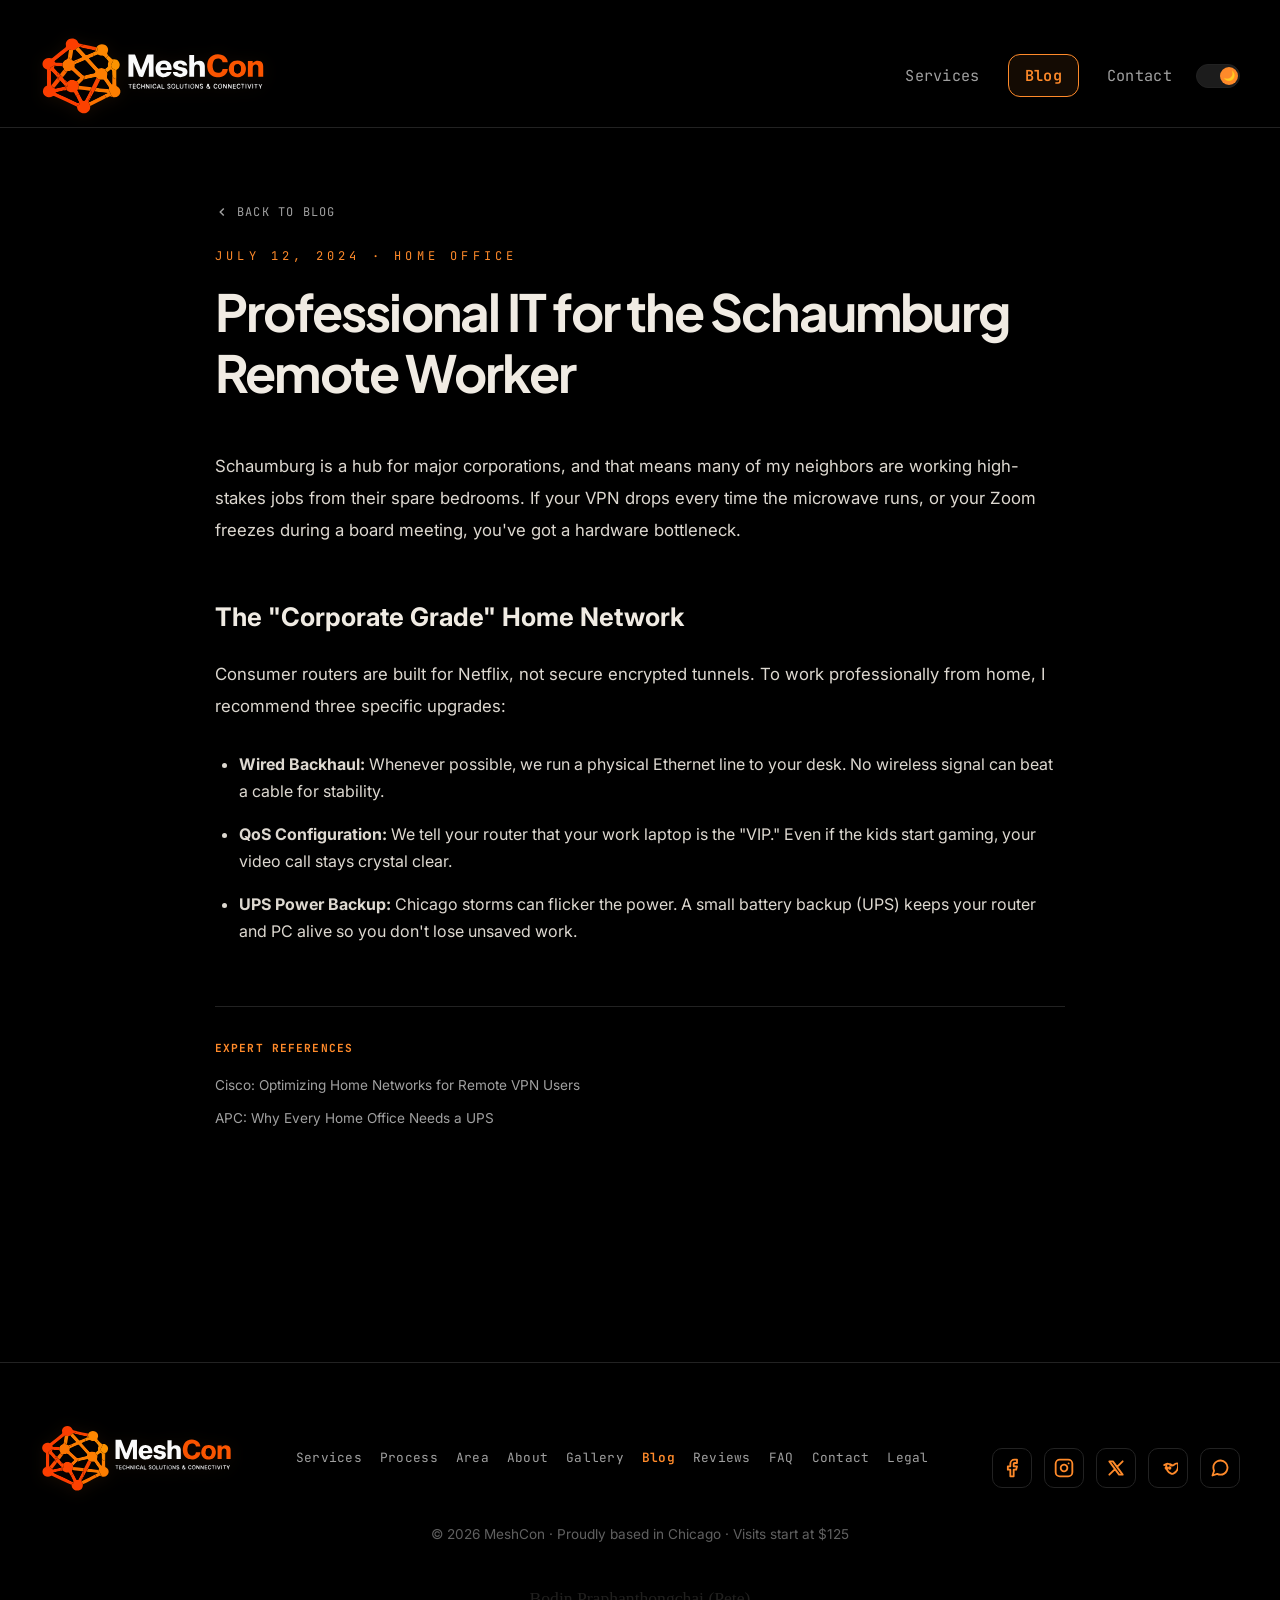
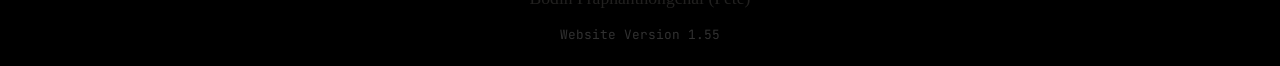
<file: blog/schaumburg-office.html>
<!DOCTYPE html>
<html lang="en" data-theme="dark">
<head>
<meta charset="UTF-8">
<meta name="viewport" content="width=device-width, initial-scale=1.0, viewport-fit=cover">
<meta name="description" content="Fix VPN drops and slow Zoom calls in your Schaumburg home office. Pete from MeshCon shares professional IT tips for remote workers.">
<title>Schaumburg Home Office Support · MeshCon Blog</title>
<link rel="icon" href="../MeshCon-Logo-dark.svg" type="image/svg+xml">
<link rel="stylesheet" href="../styles.css">
<link href="https://fonts.googleapis.com/css2?family=Inter:wght@400;500;600&family=Plus+Jakarta+Sans:wght@500;600;700&family=JetBrains+Mono:wght@400;500&display=swap" rel="stylesheet">
<script>
  (function() {
    const saved = localStorage.getItem('meshcon-theme') || 'dark';
    document.documentElement.setAttribute('data-theme', saved);
    const meta = document.querySelector('meta[name="theme-color"]');
    if (meta) meta.setAttribute('content', saved === 'dark' ? '#000000' : '#fcfaf8');
    const syncLogos = () => {
      const logoPath = saved === 'dark' ? '../MeshCon-Logo-dark.svg' : '../MeshCon-Logo-light.svg';
      document.querySelectorAll('.logo-img').forEach(img => { if(img) img.src = logoPath; });
    };
    if (document.readyState === 'loading') {
      window.addEventListener('DOMContentLoaded', syncLogos);
    }
    else syncLogos();
  })();
</script>
</head>
<body>
<header>
  <a href="../index.html#home" class="logo"><img src="../MeshCon-Logo-dark.svg" alt="MeshCon" class="logo-img" width="226" height="82"></a>
  <div class="header-right">
    <nav>
      <a href="../index.html#services">Services</a>
      <a href="../blog.html" class="nav-blog" style="color:var(--accent);">Blog</a>
      <a href="../index.html#contact">Contact</a>
    </nav>
    <button class="theme-toggle" id="themeToggle" aria-label="Toggle theme">
      <div class="toggle-track"><div class="toggle-thumb">
        <span class="theme-icon-dark">🌙</span><span class="theme-icon-light">☀️</span>
      </div></div>
    </button>
    <button class="hamburger" id="hamburger"><span></span><span></span><span></span></button>
  </div>
</header>

<nav class="mobile-nav" id="mobileNav">
  <a href="../index.html#services" onclick="closeMobile()">Services</a>
  <a href="../index.html#area" onclick="closeMobile()">Service Area</a>
  <a href="../blog.html" onclick="closeMobile()" class="nav-blog">Blog</a>
  <a href="../index.html#contact" onclick="closeMobile()">Contact</a>
</nav>

<main class="sub-page">
  <div class="section-wrap">
    <article class="blog-post">
      <a href="../blog.html" class="btn-back">
        <svg viewBox="0 0 24 24"><path d="m15 18-6-6 6-6"/></svg>
        Back to Blog
      </a>
      <div class="section-label">July 12, 2024 · Home Office</div>
      <h1>Professional IT for the Schaumburg Remote Worker</h1>

      <p>Schaumburg is a hub for major corporations, and that means many of my neighbors are working high-stakes jobs from their spare bedrooms. If your VPN drops every time the microwave runs, or your Zoom freezes during a board meeting, you've got a hardware bottleneck.</p>

      <h3>The "Corporate Grade" Home Network</h3>
      <p>Consumer routers are built for Netflix, not secure encrypted tunnels. To work professionally from home, I recommend three specific upgrades:</p>
      <ul>
        <li><strong>Wired Backhaul:</strong> Whenever possible, we run a physical Ethernet line to your desk. No wireless signal can beat a cable for stability.</li>
        <li><strong>QoS Configuration:</strong> We tell your router that your work laptop is the "VIP." Even if the kids start gaming, your video call stays crystal clear.</li>
        <li><strong>UPS Power Backup:</strong> Chicago storms can flicker the power. A small battery backup (UPS) keeps your router and PC alive so you don't lose unsaved work.</li>
      </ul>

      <div class="blog-post-sources">
        <h4>Expert References</h4>
        <ul>
          <li>Cisco: Optimizing Home Networks for Remote VPN Users</li>
          <li>APC: Why Every Home Office Needs a UPS</li>
        </ul>
      </div>
    </article>
  </div>
</main>

<footer>
  <a href="../index.html#home" class="logo footer-logo" aria-label="MeshCon Home"><img src="../MeshCon-Logo-dark.svg" alt="MeshCon: Technical Solutions & Connectivity" class="logo-img" width="193" height="70" loading="lazy" decoding="async"></a>
  <div class="footer-links">
    <a href="../index.html#services">Services</a>
    <a href="../index.html#process">Process</a>
    <a href="../index.html#area">Area</a>
    <a href="../index.html#about">About</a>
    <a href="../index.html#gallery">Gallery</a>
    <a href="../blog.html" class="nav-blog">Blog</a>
    <a href="../index.html#reviews">Reviews</a>
    <a href="../index.html#faq">FAQ</a>
    <a href="../index.html#contact">Contact</a>
    <a href="../index.html#legal">Legal</a>
  </div>
  <div class="social-links footer-socials" aria-label="Connect with MeshCon">
    <a href="https://facebook.com/MeshCon" target="_blank" rel="noopener noreferrer" aria-label="Follow us on Facebook">
      <svg viewBox="0 0 24 24" aria-hidden="true" focusable="false"><path d="M18 2h-3a5 5 0 0 0-5 5v3H7v4h3v8h4v-8h3l1-4h-4V7a1 1 0 0 1 1-1h3z"></path></svg>
    </a>
    <a href="https://instagram.com/MeshCon" target="_blank" rel="noopener noreferrer" aria-label="Follow us on Instagram">
      <svg viewBox="0 0 24 24" aria-hidden="true" focusable="false"><rect x="2" y="2" width="20" height="20" rx="5" ry="5"></rect><path d="M16 11.37A4 4 0 1 1 12.63 8 4 4 0 0 1 16 11.37z"></path><line x1="17.5" y1="6.5" x2="17.51" y2="6.5"></line></svg>
    </a>
    <a href="https://x.com/MeshCon" target="_blank" rel="noopener noreferrer" aria-label="Follow us on X (formerly Twitter)">
      <svg viewBox="0 0 24 24" aria-hidden="true" focusable="false"><path d="M4 4l11.733 16h4.267l-11.733 -16zM4 20l6.768 -6.768m2.46 -2.46l6.772 -6.772"></path></svg>
    </a>
    <a href="https://discord.gg/MeshCon" target="_blank" rel="noopener noreferrer" aria-label="Join our Discord community">
      <svg viewBox="0 0 24 24" aria-hidden="true" focusable="false"><path d="M9 12a1 1 0 1 0 2 0 1 1 0 0 0-2 0m4 0a1 1 0 1 0 2 0 1 1 0 0 0-2 0"></path><path d="M7.5 8.5c1.4-1.1 3.2-1.5 4.5-1.5s3.1.4 4.5 1.5c.7.5 1.5.5 2.2 0l.5-.4c1-1 2.3-1.6 3.7-1.6h.1c.6 0 1.1.5 1.1 1.1v2.1c0 3.7-2 7.1-5.3 8.8l-.5.2c-.8.4-1.7.4-2.5 0l-.5-.2C12 17.1 10 13.7 10 10V7.9c0-.6.5-1.1 1.1-1.1h.1c1.4 0 2.7.6 3.7 1.6l.5.4c.7.5 1.5.5 2.2 0"></path></svg>
    </a>
    <a href="https://wa.link/5wvtlp" target="_blank" rel="noopener noreferrer" aria-label="Chat with us on WhatsApp">
      <svg viewBox="0 0 24 24" aria-hidden="true" focusable="false"><path d="M21 11.5a8.38 8.38 0 0 1-.9 3.8 8.5 8.5 0 0 1-7.6 4.7 8.38 8.38 0 0 1-3.8-.9L3 21l1.9-5.7a8.38 8.38 0 0 1-.9-3.8 8.5 8.5 0 0 1 4.7-7.6 8.38 8.38 0 0 1 3.8-.9h.5a8.48 8.48 0 0 1 8 8v.5z"></path></svg>
    </a>
  </div>
  <div class="footer-copy">© <span id="year"></span> MeshCon · Proudly based in Chicago · Visits start at $125</div>
</footer>
<div class="signature">Bodin Praphanthongchai (Pete)</div>
<div class="version">Website Version 1.55</div>

<script src="../app.js" defer></script>
</body>
</html>
</file>
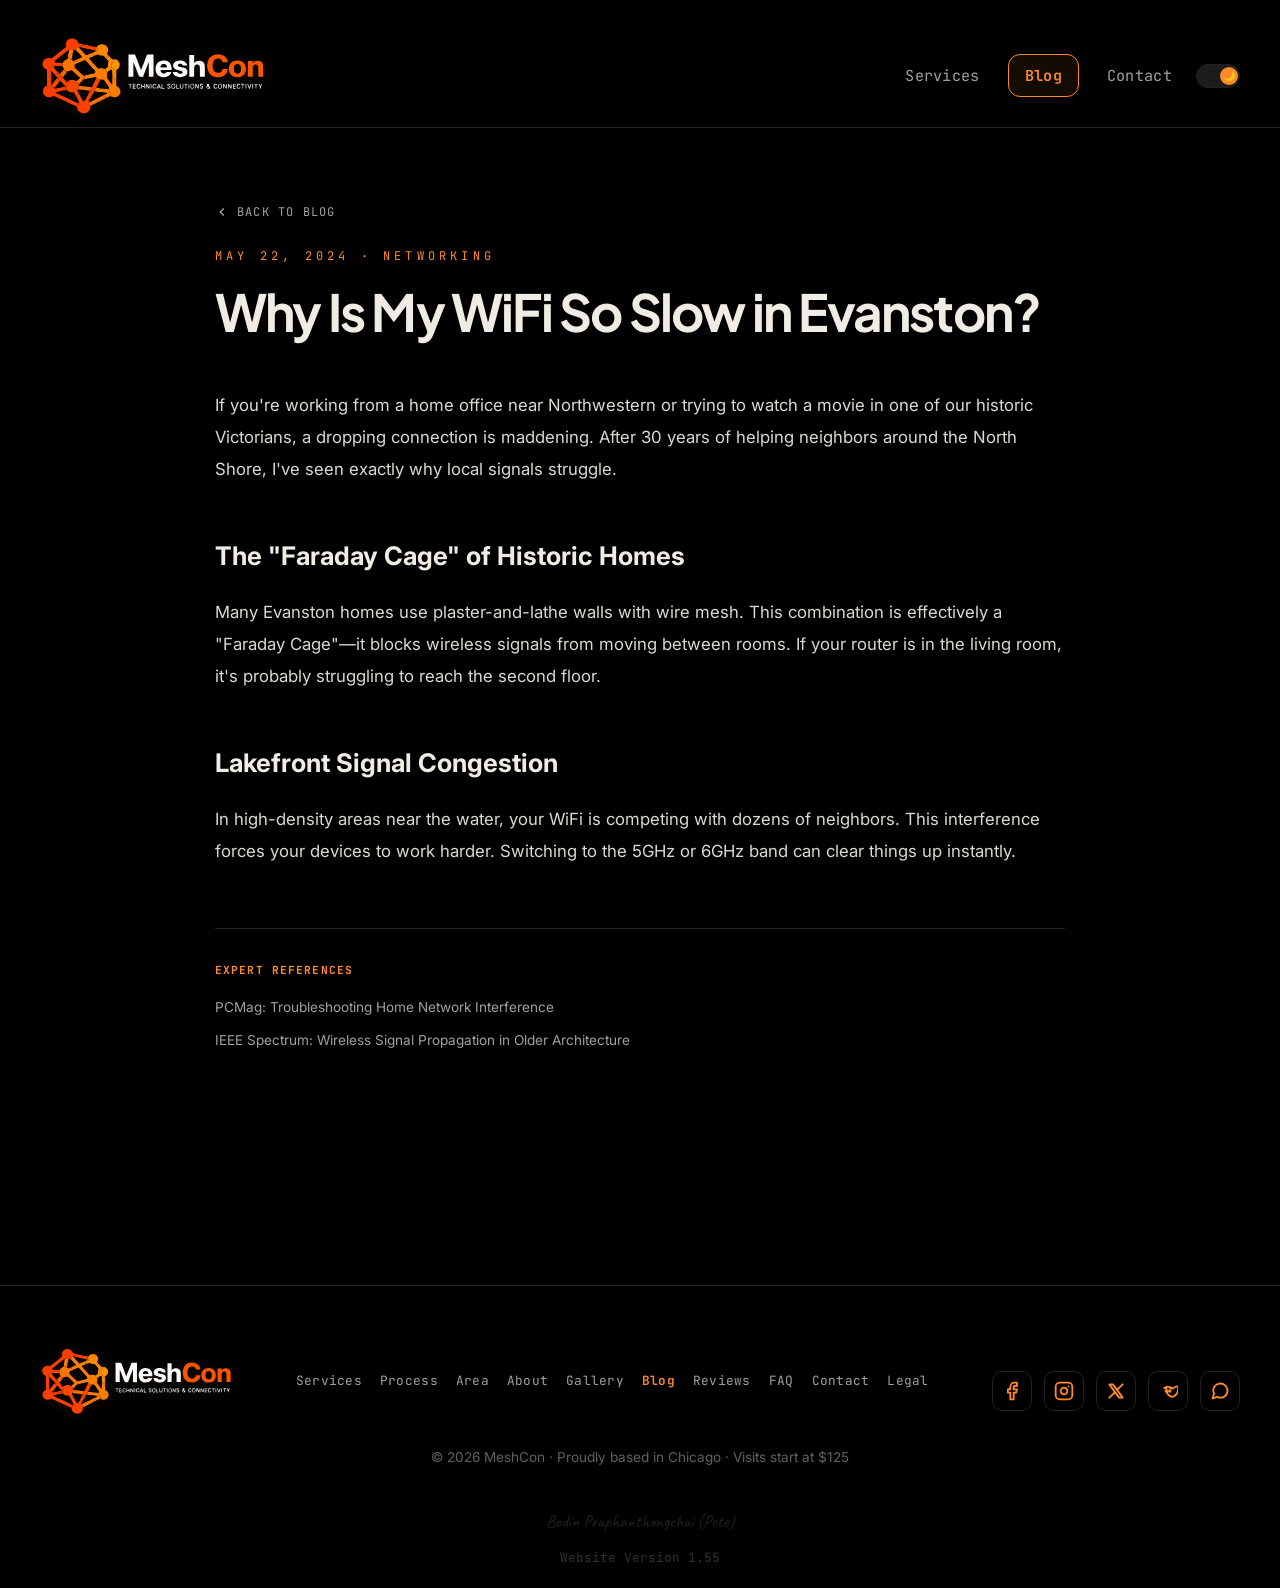
<file: blog/wifi-evanston.html>
<!DOCTYPE html>
<html lang="en" data-theme="dark">
<head>
<meta charset="UTF-8">
<meta name="viewport" content="width=device-width, initial-scale=1.0, viewport-fit=cover">
<meta name="description" content="Why is your WiFi slow in Evanston, IL? Pete from MeshCon explains how historic homes and lakefront congestion affect your signal.">
<title>Evanston WiFi Issues & Solutions · MeshCon Blog</title>
<meta name="theme-color" content="#0e0e0e" id="metaThemeColor">
<link rel="icon" href="../MeshCon-Logo-dark.svg" type="image/svg+xml">
<link rel="stylesheet" href="../styles.css">
<link href="https://fonts.googleapis.com/css2?family=Inter:wght@400;500;600&family=Plus+Jakarta+Sans:wght@500;600;700&family=JetBrains+Mono:wght@400;500&family=Caveat&display=swap" rel="stylesheet">
<script>
  (function() {
    const saved = localStorage.getItem('meshcon-theme') || 'dark';
    document.documentElement.setAttribute('data-theme', saved);
    const meta = document.querySelector('meta[name="theme-color"]');
    if (meta) meta.setAttribute('content', saved === 'dark' ? '#000000' : '#fcfaf8');
    const syncLogos = () => {
      const logoPath = saved === 'dark' ? '../MeshCon-Logo-dark.svg' : '../MeshCon-Logo-light.svg';
      document.querySelectorAll('.logo-img').forEach(img => { if(img) img.src = logoPath; });
    };
    if (document.readyState === 'loading') window.addEventListener('DOMContentLoaded', syncLogos);
    else syncLogos();
  })();
</script>
</head>
<body>
<a href="#main-content" class="skip-link">Skip to main content</a>

<header>
  <a href="../index.html#home" class="logo" aria-label="MeshCon Home"><img src="../MeshCon-Logo-dark.svg" alt="MeshCon" class="logo-img" width="226" height="82"></a>
  <div class="header-right">
    <nav>
      <a href="../index.html#services">Services</a>
      <a href="../blog.html" class="nav-blog" style="color:var(--accent);">Blog</a>
      <a href="../index.html#contact">Contact</a>
    </nav>
    <button class="theme-toggle" id="themeToggle" aria-label="Toggle theme">
      <div class="toggle-track"><div class="toggle-thumb">
        <span class="theme-icon-dark">🌙</span><span class="theme-icon-light">☀️</span>
      </div></div>
    </button>
    <button class="hamburger" id="hamburger" aria-label="Menu"><span></span><span></span><span></span></button>
  </div>
</header>

<nav class="mobile-nav" id="mobileNav">
  <a href="../index.html#services" onclick="closeMobile()">Services</a>
  <a href="../index.html#area" onclick="closeMobile()">Service Area</a>
  <a href="../blog.html" onclick="closeMobile()" class="nav-blog">Blog</a>
  <a href="../index.html#contact" onclick="closeMobile()">Contact</a>
</nav>

<main id="main-content" class="sub-page">
  <div class="section-wrap">
    <article class="blog-post">
      <a href="../blog.html" class="btn-back">
        <svg viewBox="0 0 24 24"><path d="m15 18-6-6 6-6"/></svg>
        Back to Blog
      </a>
      <div class="section-label">May 22, 2024 · Networking</div>
      <h1>Why Is My WiFi So Slow in Evanston?</h1>

      <p>If you're working from a home office near Northwestern or trying to watch a movie in one of our historic Victorians, a dropping connection is maddening. After 30 years of helping neighbors around the North Shore, I've seen exactly why local signals struggle.</p>

      <h3>The "Faraday Cage" of Historic Homes</h3>
      <p>Many Evanston homes use plaster-and-lathe walls with wire mesh. This combination is effectively a "Faraday Cage"—it blocks wireless signals from moving between rooms. If your router is in the living room, it's probably struggling to reach the second floor.</p>

      <h3>Lakefront Signal Congestion</h3>
      <p>In high-density areas near the water, your WiFi is competing with dozens of neighbors. This interference forces your devices to work harder. Switching to the 5GHz or 6GHz band can clear things up instantly.</p>

      <div class="blog-post-sources">
        <h4>Expert References</h4>
        <ul>
          <li>PCMag: Troubleshooting Home Network Interference</li>
          <li>IEEE Spectrum: Wireless Signal Propagation in Older Architecture</li>
        </ul>
      </div>
    </article>
  </div>
</main>

<footer>
  <a href="../index.html#home" class="logo footer-logo" aria-label="MeshCon Home"><img src="../MeshCon-Logo-dark.svg" alt="MeshCon: Technical Solutions & Connectivity" class="logo-img" width="193" height="70" loading="lazy" decoding="async"></a>
  <div class="footer-links">
    <a href="../index.html#services">Services</a>
    <a href="../index.html#process">Process</a>
    <a href="../index.html#area">Area</a>
    <a href="../index.html#about">About</a>
    <a href="../index.html#gallery">Gallery</a>
    <a href="../blog.html" class="nav-blog">Blog</a>
    <a href="../index.html#reviews">Reviews</a>
    <a href="../index.html#faq">FAQ</a>
    <a href="../index.html#contact">Contact</a>
    <a href="../index.html#legal">Legal</a>
  </div>
  <div class="social-links footer-socials" aria-label="Connect with MeshCon">
    <a href="https://facebook.com/MeshCon" target="_blank" rel="noopener noreferrer" aria-label="Follow us on Facebook">
      <svg viewBox="0 0 24 24" aria-hidden="true" focusable="false"><path d="M18 2h-3a5 5 0 0 0-5 5v3H7v4h3v8h4v-8h3l1-4h-4V7a1 1 0 0 1 1-1h3z"></path></svg>
    </a>
    <a href="https://instagram.com/MeshCon" target="_blank" rel="noopener noreferrer" aria-label="Follow us on Instagram">
      <svg viewBox="0 0 24 24" aria-hidden="true" focusable="false"><rect x="2" y="2" width="20" height="20" rx="5" ry="5"></rect><path d="M16 11.37A4 4 0 1 1 12.63 8 4 4 0 0 1 16 11.37z"></path><line x1="17.5" y1="6.5" x2="17.51" y2="6.5"></line></svg>
    </a>
    <a href="https://x.com/MeshCon" target="_blank" rel="noopener noreferrer" aria-label="Follow us on X (formerly Twitter)">
      <svg viewBox="0 0 24 24" aria-hidden="true" focusable="false"><path d="M4 4l11.733 16h4.267l-11.733 -16zM4 20l6.768 -6.768m2.46 -2.46l6.772 -6.772"></path></svg>
    </a>
    <a href="https://discord.gg/MeshCon" target="_blank" rel="noopener noreferrer" aria-label="Join our Discord community">
      <svg viewBox="0 0 24 24" aria-hidden="true" focusable="false"><path d="M9 12a1 1 0 1 0 2 0 1 1 0 0 0-2 0m4 0a1 1 0 1 0 2 0 1 1 0 0 0-2 0"></path><path d="M7.5 8.5c1.4-1.1 3.2-1.5 4.5-1.5s3.1.4 4.5 1.5c.7.5 1.5.5 2.2 0l.5-.4c1-1 2.3-1.6 3.7-1.6h.1c.6 0 1.1.5 1.1 1.1v2.1c0 3.7-2 7.1-5.3 8.8l-.5.2c-.8.4-1.7.4-2.5 0l-.5-.2C12 17.1 10 13.7 10 10V7.9c0-.6.5-1.1 1.1-1.1h.1c1.4 0 2.7.6 3.7 1.6l.5.4c.7.5 1.5.5 2.2 0"></path></svg>
    </a>
    <a href="https://wa.link/5wvtlp" target="_blank" rel="noopener noreferrer" aria-label="Chat with us on WhatsApp">
      <svg viewBox="0 0 24 24" aria-hidden="true" focusable="false"><path d="M21 11.5a8.38 8.38 0 0 1-.9 3.8 8.5 8.5 0 0 1-7.6 4.7 8.38 8.38 0 0 1-3.8-.9L3 21l1.9-5.7a8.38 8.38 0 0 1-.9-3.8 8.5 8.5 0 0 1 4.7-7.6 8.38 8.38 0 0 1 3.8-.9h.5a8.48 8.48 0 0 1 8 8v.5z"></path></svg>
    </a>
  </div>
  <div class="footer-copy">© <span id="year"></span> MeshCon · Proudly based in Chicago · Visits start at $125</div>
</footer>
<div class="signature">Bodin Praphanthongchai (Pete)</div>
<div class="version">Website Version 1.55</div>
<script src="../app.js" defer></script>
</body>
</html>
</file>
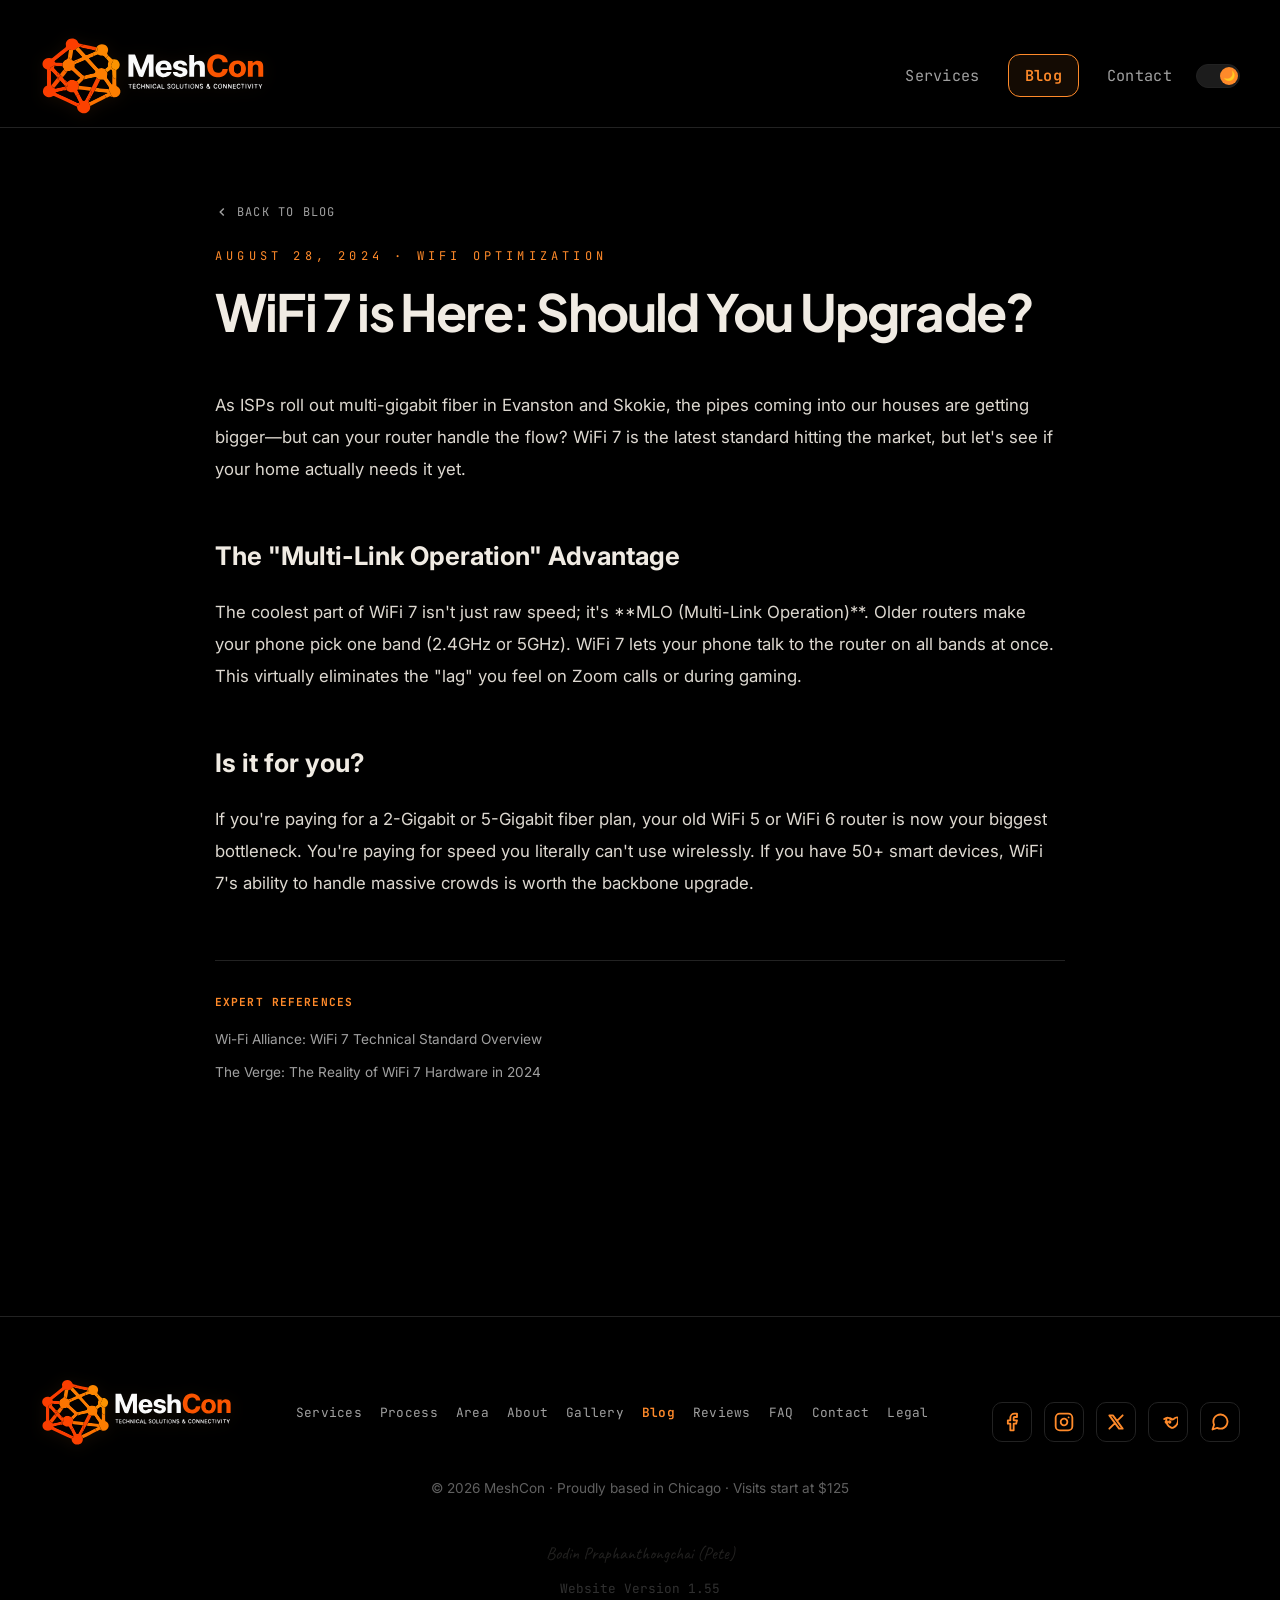
<file: blog/wifi7-guide.html>
<!DOCTYPE html>
<html lang="en" data-theme="dark">
<head>
<meta charset="UTF-8">
<meta name="viewport" content="width=device-width, initial-scale=1.0, viewport-fit=cover">
<meta name="description" content="Is WiFi 7 worth the upgrade for your Chicago home? Pete from MeshCon breaks down the tech behind MLO and 10-gigabit speeds.">
<title>Is WiFi 7 Worth the Hype? · MeshCon Blog</title>
<meta name="theme-color" content="#000000" id="metaThemeColor">
<link rel="icon" href="../MeshCon-Logo-dark.svg" type="image/svg+xml">
<link rel="stylesheet" href="../styles.css">
<link href="https://fonts.googleapis.com/css2?family=Inter:wght@400;500;600&family=Plus+Jakarta+Sans:wght@500;600;700&family=JetBrains+Mono:wght@400;500&family=Caveat&display=swap" rel="stylesheet">
<script>
  (function() {
    const saved = localStorage.getItem('meshcon-theme') || 'dark';
    document.documentElement.setAttribute('data-theme', saved);
    const meta = document.querySelector('meta[name="theme-color"]');
    if (meta) meta.setAttribute('content', saved === 'dark' ? '#000000' : '#fcfaf8');
    const syncLogos = () => {
      const logoPath = saved === 'dark' ? '../MeshCon-Logo-dark.svg' : '../MeshCon-Logo-light.svg';
      document.querySelectorAll('.logo-img').forEach(img => { if(img) img.src = logoPath; });
    };
    if (document.readyState === 'loading') window.addEventListener('DOMContentLoaded', syncLogos);
    else syncLogos();
  })();
</script>
</head>
<body>
<a href="#main-content" class="skip-link">Skip to main content</a>

<header>
  <a href="../index.html#home" class="logo" aria-label="MeshCon Home"><img src="../MeshCon-Logo-dark.svg" alt="MeshCon" class="logo-img" width="226" height="82"></a>
  <div class="header-right">
    <nav>
      <a href="../index.html#services">Services</a>
      <a href="../blog.html" class="nav-blog" style="color:var(--accent);">Blog</a>
      <a href="../index.html#contact">Contact</a>
    </nav>
    <button class="theme-toggle" id="themeToggle" aria-label="Toggle theme">
      <div class="toggle-track"><div class="toggle-thumb">
        <span class="theme-icon-dark">🌙</span><span class="theme-icon-light">☀️</span>
      </div></div>
    </button>
    <button class="hamburger" id="hamburger" aria-label="Menu"><span></span><span></span><span></span></button>
  </div>
</header>

<nav class="mobile-nav" id="mobileNav">
  <a href="../index.html#services" onclick="closeMobile()">Services</a>
  <a href="../index.html#area" onclick="closeMobile()">Service Area</a>
  <a href="../blog.html" onclick="closeMobile()" class="nav-blog">Blog</a>
  <a href="../index.html#contact" onclick="closeMobile()">Contact</a>
</nav>

<main id="main-content" class="sub-page">
  <div class="section-wrap">
    <article class="blog-post">
      <a href="../blog.html" class="btn-back">
        <svg viewBox="0 0 24 24"><path d="m15 18-6-6 6-6"/></svg>
        Back to Blog
      </a>
      <div class="section-label">August 28, 2024 · WiFi Optimization</div>
      <h1>WiFi 7 is Here: Should You Upgrade?</h1>

      <p>As ISPs roll out multi-gigabit fiber in Evanston and Skokie, the pipes coming into our houses are getting bigger—but can your router handle the flow? WiFi 7 is the latest standard hitting the market, but let's see if your home actually needs it yet.</p>

      <h3>The "Multi-Link Operation" Advantage</h3>
      <p>The coolest part of WiFi 7 isn't just raw speed; it's **MLO (Multi-Link Operation)**. Older routers make your phone pick one band (2.4GHz or 5GHz). WiFi 7 lets your phone talk to the router on all bands at once. This virtually eliminates the "lag" you feel on Zoom calls or during gaming.</p>

      <h3>Is it for you?</h3>
      <p>If you're paying for a 2-Gigabit or 5-Gigabit fiber plan, your old WiFi 5 or WiFi 6 router is now your biggest bottleneck. You're paying for speed you literally can't use wirelessly. If you have 50+ smart devices, WiFi 7's ability to handle massive crowds is worth the backbone upgrade.</p>

      <div class="blog-post-sources">
        <h4>Expert References</h4>
        <ul>
          <li>Wi-Fi Alliance: WiFi 7 Technical Standard Overview</li>
          <li>The Verge: The Reality of WiFi 7 Hardware in 2024</li>
        </ul>
      </div>
    </article>
  </div>
</main>

<footer>
  <a href="../index.html#home" class="logo footer-logo" aria-label="MeshCon Home"><img src="../MeshCon-Logo-dark.svg" alt="MeshCon: Technical Solutions & Connectivity" class="logo-img" width="193" height="70" loading="lazy" decoding="async"></a>
  <div class="footer-links">
    <a href="../index.html#services">Services</a>
    <a href="../index.html#process">Process</a>
    <a href="../index.html#area">Area</a>
    <a href="../index.html#about">About</a>
    <a href="../index.html#gallery">Gallery</a>
    <a href="../blog.html" class="nav-blog">Blog</a>
    <a href="../index.html#reviews">Reviews</a>
    <a href="../index.html#faq">FAQ</a>
    <a href="../index.html#contact">Contact</a>
    <a href="../index.html#legal">Legal</a>
  </div>
  <div class="social-links footer-socials" aria-label="Connect with MeshCon">
    <a href="https://facebook.com/MeshCon" target="_blank" rel="noopener noreferrer" aria-label="Follow us on Facebook">
      <svg viewBox="0 0 24 24" aria-hidden="true" focusable="false"><path d="M18 2h-3a5 5 0 0 0-5 5v3H7v4h3v8h4v-8h3l1-4h-4V7a1 1 0 0 1 1-1h3z"></path></svg>
    </a>
    <a href="https://instagram.com/MeshCon" target="_blank" rel="noopener noreferrer" aria-label="Follow us on Instagram">
      <svg viewBox="0 0 24 24" aria-hidden="true" focusable="false"><rect x="2" y="2" width="20" height="20" rx="5" ry="5"></rect><path d="M16 11.37A4 4 0 1 1 12.63 8 4 4 0 0 1 16 11.37z"></path><line x1="17.5" y1="6.5" x2="17.51" y2="6.5"></line></svg>
    </a>
    <a href="https://x.com/MeshCon" target="_blank" rel="noopener noreferrer" aria-label="Follow us on X (formerly Twitter)">
      <svg viewBox="0 0 24 24" aria-hidden="true" focusable="false"><path d="M4 4l11.733 16h4.267l-11.733 -16zM4 20l6.768 -6.768m2.46 -2.46l6.772 -6.772"></path></svg>
    </a>
    <a href="https://discord.gg/MeshCon" target="_blank" rel="noopener noreferrer" aria-label="Join our Discord community">
      <svg viewBox="0 0 24 24" aria-hidden="true" focusable="false"><path d="M9 12a1 1 0 1 0 2 0 1 1 0 0 0-2 0m4 0a1 1 0 1 0 2 0 1 1 0 0 0-2 0"></path><path d="M7.5 8.5c1.4-1.1 3.2-1.5 4.5-1.5s3.1.4 4.5 1.5c.7.5 1.5.5 2.2 0l.5-.4c1-1 2.3-1.6 3.7-1.6h.1c.6 0 1.1.5 1.1 1.1v2.1c0 3.7-2 7.1-5.3 8.8l-.5.2c-.8.4-1.7.4-2.5 0l-.5-.2C12 17.1 10 13.7 10 10V7.9c0-.6.5-1.1 1.1-1.1h.1c1.4 0 2.7.6 3.7 1.6l.5.4c.7.5 1.5.5 2.2 0"></path></svg>
    </a>
    <a href="https://wa.link/5wvtlp" target="_blank" rel="noopener noreferrer" aria-label="Chat with us on WhatsApp">
      <svg viewBox="0 0 24 24" aria-hidden="true" focusable="false"><path d="M21 11.5a8.38 8.38 0 0 1-.9 3.8 8.5 8.5 0 0 1-7.6 4.7 8.38 8.38 0 0 1-3.8-.9L3 21l1.9-5.7a8.38 8.38 0 0 1-.9-3.8 8.5 8.5 0 0 1 4.7-7.6 8.38 8.38 0 0 1 3.8-.9h.5a8.48 8.48 0 0 1 8 8v.5z"></path></svg>
    </a>
  </div>
  <div class="footer-copy">© <span id="year"></span> MeshCon · Proudly based in Chicago · Visits start at $125</div>
</footer>
<div class="signature">Bodin Praphanthongchai (Pete)</div>
<div class="version">Website Version 1.55</div>
<script src="../app.js" defer></script>
</body>
</html>
</file>
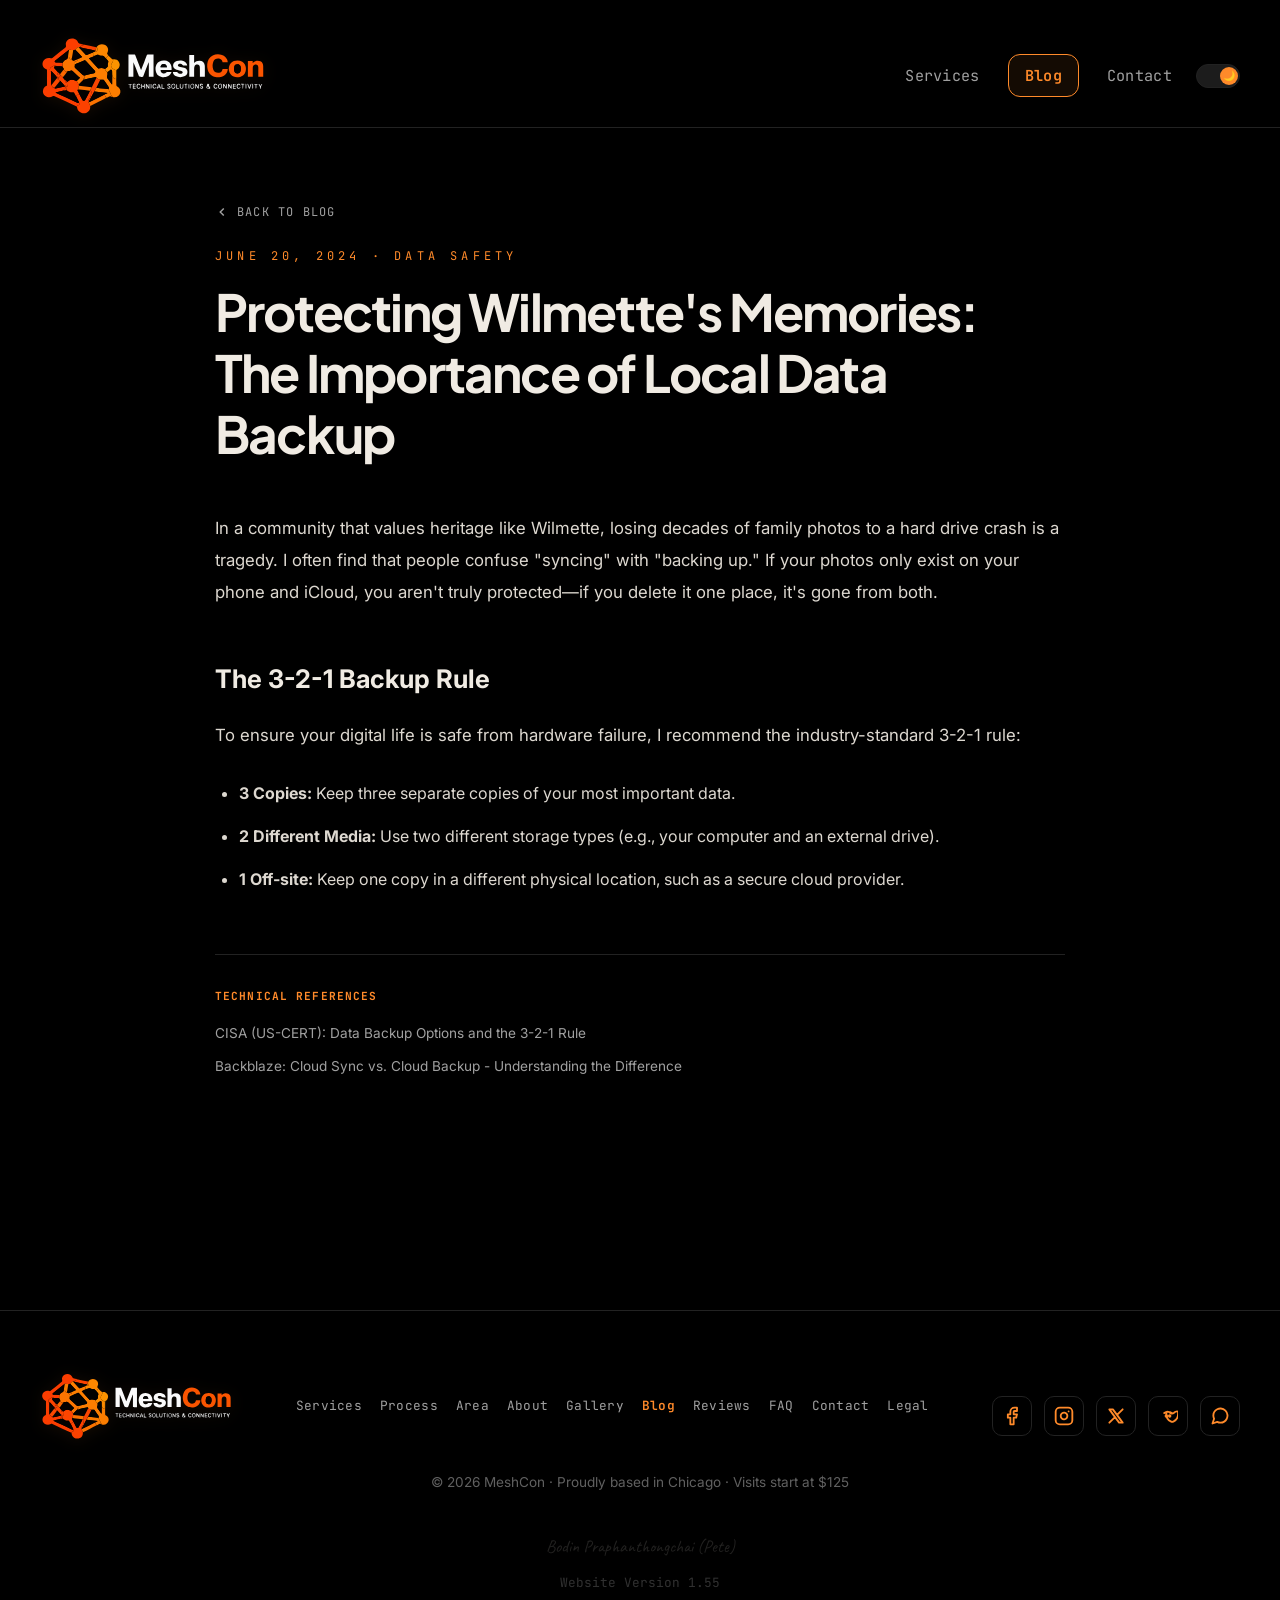
<file: blog/wilmette-backup.html>
<!DOCTYPE html>
<html lang="en" data-theme="dark">
<head>
<meta charset="UTF-8">
<meta name="viewport" content="width=device-width, initial-scale=1.0, viewport-fit=cover">
<meta name="description" content="Don't lose your family history to a hard drive crash. Pete from MeshCon explains the 3-2-1 backup rule for Wilmette families.">
<title>Protecting Wilmette's Memories · MeshCon Blog</title>
<meta name="theme-color" content="#000000" id="metaThemeColor">
<link rel="icon" href="../MeshCon-Logo-dark.svg" type="image/svg+xml">
<link rel="stylesheet" href="../styles.css">
<link href="https://fonts.googleapis.com/css2?family=Inter:wght@400;500;600&family=Plus+Jakarta+Sans:wght@500;600;700&family=JetBrains+Mono:wght@400;500&family=Caveat&display=swap" rel="stylesheet">
<script>
  (function() {
    const saved = localStorage.getItem('meshcon-theme') || 'dark';
    document.documentElement.setAttribute('data-theme', saved);
    const meta = document.querySelector('meta[name="theme-color"]');
    if (meta) meta.setAttribute('content', saved === 'dark' ? '#000000' : '#fcfaf8');
    const syncLogos = () => {
      const logoPath = saved === 'dark' ? '../MeshCon-Logo-dark.svg' : '../MeshCon-Logo-light.svg';
      document.querySelectorAll('.logo-img').forEach(img => { if(img) img.src = logoPath; });
    };
    if (document.readyState === 'loading') window.addEventListener('DOMContentLoaded', syncLogos);
    else syncLogos();
  })();
</script>
</head>
<body>
<a href="#main-content" class="skip-link">Skip to main content</a>

<header>
  <a href="../index.html#home" class="logo" aria-label="MeshCon Home"><img src="../MeshCon-Logo-dark.svg" alt="MeshCon" class="logo-img" width="226" height="82"></a>
  <div class="header-right">
    <nav>
      <a href="../index.html#services">Services</a>
      <a href="../blog.html" class="nav-blog" style="color:var(--accent);">Blog</a>
      <a href="../index.html#contact">Contact</a>
    </nav>
    <button class="theme-toggle" id="themeToggle" aria-label="Toggle theme">
      <div class="toggle-track"><div class="toggle-thumb">
        <span class="theme-icon-dark">🌙</span><span class="theme-icon-light">☀️</span>
      </div></div>
    </button>
    <button class="hamburger" id="hamburger" aria-label="Menu"><span></span><span></span><span></span></button>
  </div>
</header>

<nav class="mobile-nav" id="mobileNav">
  <a href="../index.html#services" onclick="closeMobile()">Services</a>
  <a href="../index.html#area" onclick="closeMobile()">Service Area</a>
  <a href="../blog.html" onclick="closeMobile()" class="nav-blog">Blog</a>
  <a href="../index.html#contact" onclick="closeMobile()">Contact</a>
</nav>

<main id="main-content" class="sub-page">
  <div class="section-wrap">
    <article class="blog-post">
      <a href="../blog.html" class="btn-back">
        <svg viewBox="0 0 24 24"><path d="m15 18-6-6 6-6"/></svg>
        Back to Blog
      </a>
      <div class="section-label">June 20, 2024 · Data Safety</div>
      <h1>Protecting Wilmette's Memories: The Importance of Local Data Backup</h1>

      <p>In a community that values heritage like Wilmette, losing decades of family photos to a hard drive crash is a tragedy. I often find that people confuse "syncing" with "backing up." If your photos only exist on your phone and iCloud, you aren't truly protected—if you delete it one place, it's gone from both.</p>

      <h3>The 3-2-1 Backup Rule</h3>
      <p>To ensure your digital life is safe from hardware failure, I recommend the industry-standard 3-2-1 rule:</p>
      <ul>
        <li><strong>3 Copies:</strong> Keep three separate copies of your most important data.</li>
        <li><strong>2 Different Media:</strong> Use two different storage types (e.g., your computer and an external drive).</li>
        <li><strong>1 Off-site:</strong> Keep one copy in a different physical location, such as a secure cloud provider.</li>
      </ul>

      <div class="blog-post-sources">
        <h4>Technical References</h4>
        <ul>
          <li>CISA (US-CERT): Data Backup Options and the 3-2-1 Rule</li>
          <li>Backblaze: Cloud Sync vs. Cloud Backup - Understanding the Difference</li>
        </ul>
      </div>
    </article>
  </div>
</main>

<footer>
  <a href="../index.html#home" class="logo footer-logo" aria-label="MeshCon Home"><img src="../MeshCon-Logo-dark.svg" alt="MeshCon: Technical Solutions & Connectivity" class="logo-img" width="193" height="70" loading="lazy" decoding="async"></a>
  <div class="footer-links">
    <a href="../index.html#services">Services</a>
    <a href="../index.html#process">Process</a>
    <a href="../index.html#area">Area</a>
    <a href="../index.html#about">About</a>
    <a href="../index.html#gallery">Gallery</a>
    <a href="../blog.html" class="nav-blog">Blog</a>
    <a href="../index.html#reviews">Reviews</a>
    <a href="../index.html#faq">FAQ</a>
    <a href="../index.html#contact">Contact</a>
    <a href="../index.html#legal">Legal</a>
  </div>
  <div class="social-links footer-socials" aria-label="Connect with MeshCon">
    <a href="https://facebook.com/MeshCon" target="_blank" rel="noopener noreferrer" aria-label="Follow us on Facebook">
      <svg viewBox="0 0 24 24" aria-hidden="true" focusable="false"><path d="M18 2h-3a5 5 0 0 0-5 5v3H7v4h3v8h4v-8h3l1-4h-4V7a1 1 0 0 1 1-1h3z"></path></svg>
    </a>
    <a href="https://instagram.com/MeshCon" target="_blank" rel="noopener noreferrer" aria-label="Follow us on Instagram">
      <svg viewBox="0 0 24 24" aria-hidden="true" focusable="false"><rect x="2" y="2" width="20" height="20" rx="5" ry="5"></rect><path d="M16 11.37A4 4 0 1 1 12.63 8 4 4 0 0 1 16 11.37z"></path><line x1="17.5" y1="6.5" x2="17.51" y2="6.5"></line></svg>
    </a>
    <a href="https://x.com/MeshCon" target="_blank" rel="noopener noreferrer" aria-label="Follow us on X (formerly Twitter)">
      <svg viewBox="0 0 24 24" aria-hidden="true" focusable="false"><path d="M4 4l11.733 16h4.267l-11.733 -16zM4 20l6.768 -6.768m2.46 -2.46l6.772 -6.772"></path></svg>
    </a>
    <a href="https://discord.gg/MeshCon" target="_blank" rel="noopener noreferrer" aria-label="Join our Discord community">
      <svg viewBox="0 0 24 24" aria-hidden="true" focusable="false"><path d="M9 12a1 1 0 1 0 2 0 1 1 0 0 0-2 0m4 0a1 1 0 1 0 2 0 1 1 0 0 0-2 0"></path><path d="M7.5 8.5c1.4-1.1 3.2-1.5 4.5-1.5s3.1.4 4.5 1.5c.7.5 1.5.5 2.2 0l.5-.4c1-1 2.3-1.6 3.7-1.6h.1c.6 0 1.1.5 1.1 1.1v2.1c0 3.7-2 7.1-5.3 8.8l-.5.2c-.8.4-1.7.4-2.5 0l-.5-.2C12 17.1 10 13.7 10 10V7.9c0-.6.5-1.1 1.1-1.1h.1c1.4 0 2.7.6 3.7 1.6l.5.4c.7.5 1.5.5 2.2 0"></path></svg>
    </a>
    <a href="https://wa.link/5wvtlp" target="_blank" rel="noopener noreferrer" aria-label="Chat with us on WhatsApp">
      <svg viewBox="0 0 24 24" aria-hidden="true" focusable="false"><path d="M21 11.5a8.38 8.38 0 0 1-.9 3.8 8.5 8.5 0 0 1-7.6 4.7 8.38 8.38 0 0 1-3.8-.9L3 21l1.9-5.7a8.38 8.38 0 0 1-.9-3.8 8.5 8.5 0 0 1 4.7-7.6 8.38 8.38 0 0 1 3.8-.9h.5a8.48 8.48 0 0 1 8 8v.5z"></path></svg>
    </a>
  </div>
  <div class="footer-copy">© <span id="year"></span> MeshCon · Proudly based in Chicago · Visits start at $125</div>
</footer>
<div class="signature">Bodin Praphanthongchai (Pete)</div>
<div class="version">Website Version 1.55</div>
<script src="../app.js" defer></script>
</body>
</html>
</file>
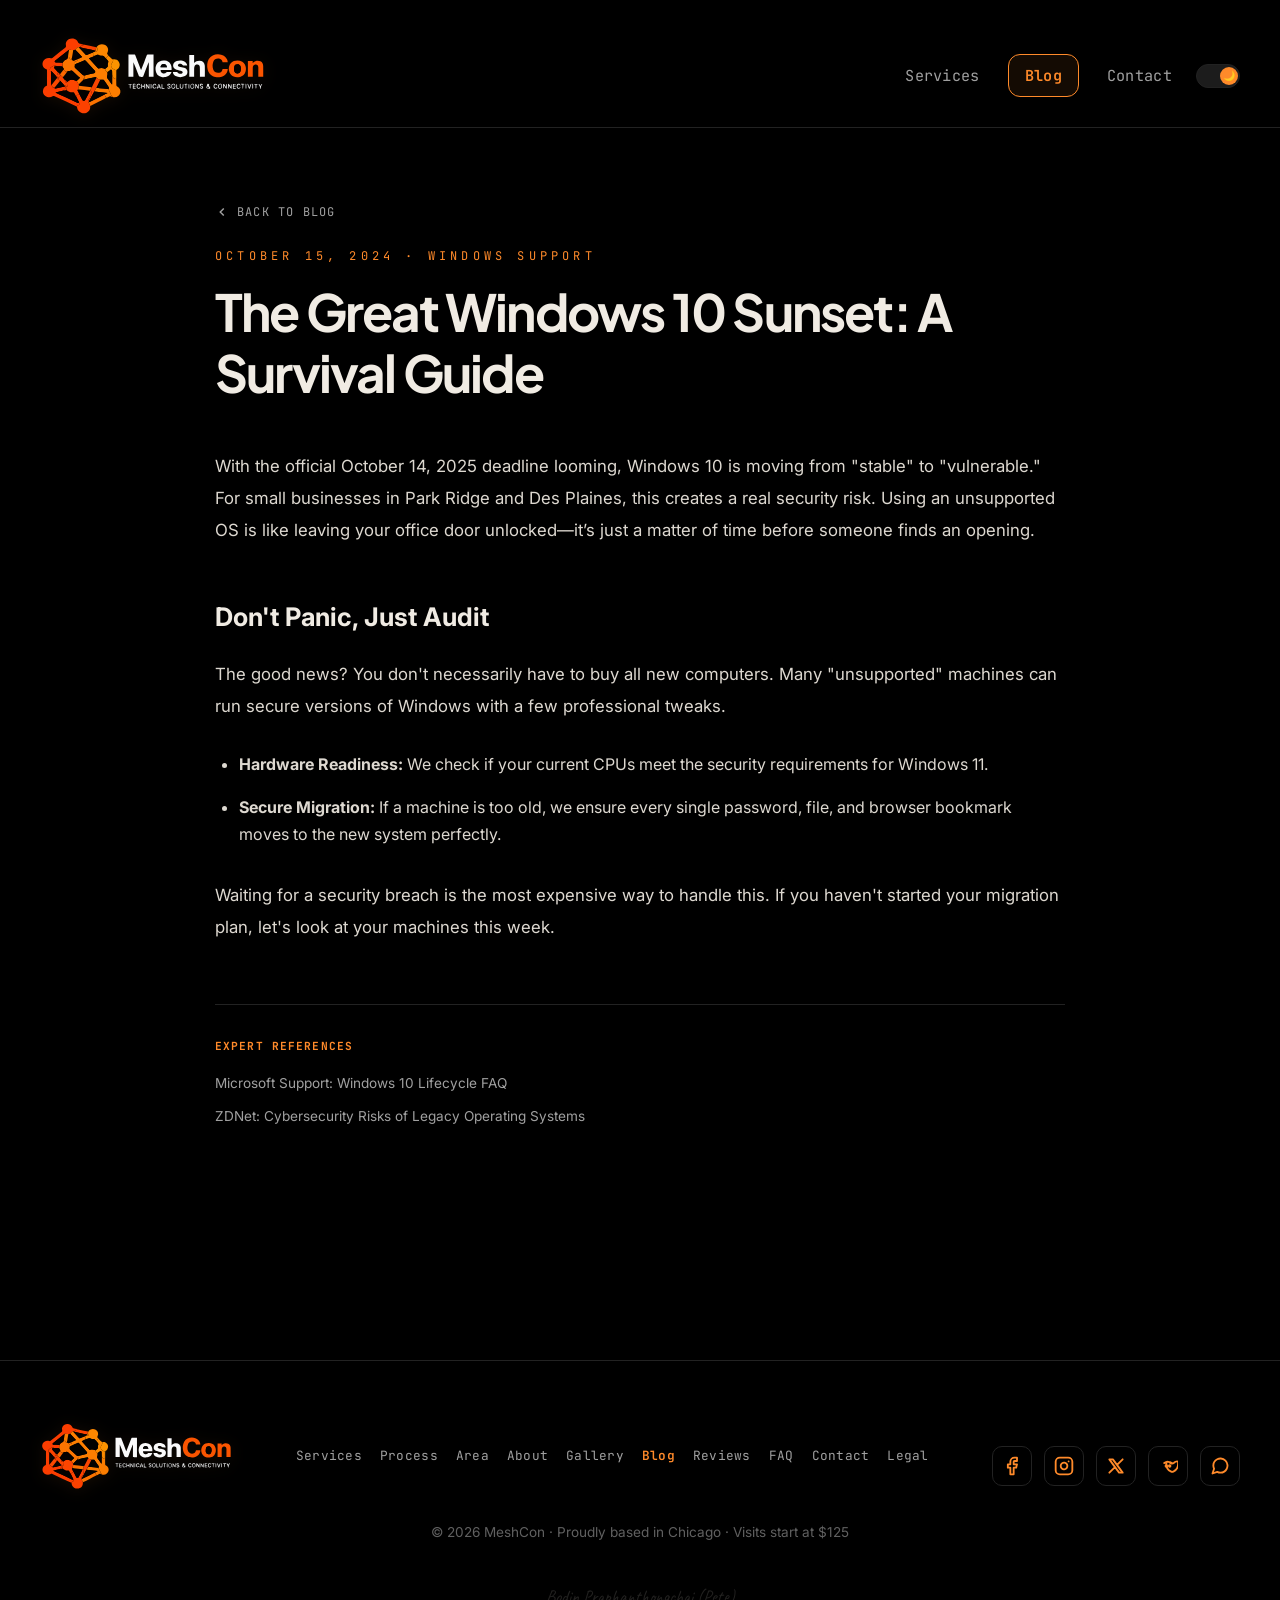
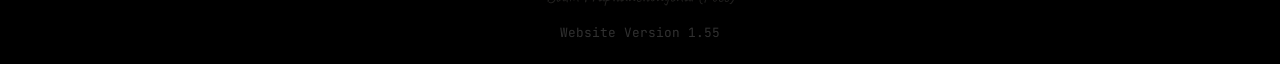
<file: blog/windows-migration.html>
<!DOCTYPE html>
<html lang="en" data-theme="dark">
<head>
<meta charset="UTF-8">
<meta name="viewport" content="width=device-width, initial-scale=1.0, viewport-fit=cover">
<meta name="description" content="Windows 10 support ends October 2025. Pete from MeshCon provides a survival guide for Chicago small businesses to upgrade securely.">
<title>Windows 10 Sunset Survival Guide · MeshCon Blog</title>
<meta name="theme-color" content="#000000" id="metaThemeColor">
<link rel="icon" href="../MeshCon-Logo-dark.svg" type="image/svg+xml">
<link rel="stylesheet" href="../styles.css">
<link href="https://fonts.googleapis.com/css2?family=Inter:wght@400;500;600&family=Plus+Jakarta+Sans:wght@500;600;700&family=JetBrains+Mono:wght@400;500&family=Caveat&display=swap" rel="stylesheet">
<script>
  (function() {
    const saved = localStorage.getItem('meshcon-theme') || 'dark';
    document.documentElement.setAttribute('data-theme', saved);
    const meta = document.querySelector('meta[name="theme-color"]');
    if (meta) meta.setAttribute('content', saved === 'dark' ? '#000000' : '#fcfaf8');
    const syncLogos = () => {
      const logoPath = saved === 'dark' ? '../MeshCon-Logo-dark.svg' : '../MeshCon-Logo-light.svg';
      document.querySelectorAll('.logo-img').forEach(img => { if(img) img.src = logoPath; });
    };
    if (document.readyState === 'loading') window.addEventListener('DOMContentLoaded', syncLogos);
    else syncLogos();
  })();
</script>
</head>
<body>
<a href="#main-content" class="skip-link">Skip to main content</a>

<header>
  <a href="../index.html#home" class="logo" aria-label="MeshCon Home"><img src="../MeshCon-Logo-dark.svg" alt="MeshCon" class="logo-img" width="226" height="82"></a>
  <div class="header-right">
    <nav>
      <a href="../index.html#services">Services</a>
      <a href="../blog.html" class="nav-blog" style="color:var(--accent);">Blog</a>
      <a href="../index.html#contact">Contact</a>
    </nav>
    <button class="theme-toggle" id="themeToggle" aria-label="Toggle theme">
      <div class="toggle-track"><div class="toggle-thumb">
        <span class="theme-icon-dark">🌙</span><span class="theme-icon-light">☀️</span>
      </div></div>
    </button>
    <button class="hamburger" id="hamburger" aria-label="Menu"><span></span><span></span><span></span></button>
  </div>
</header>

<nav class="mobile-nav" id="mobileNav">
  <a href="../index.html#services" onclick="closeMobile()">Services</a>
  <a href="../index.html#area" onclick="closeMobile()">Service Area</a>
  <a href="../blog.html" onclick="closeMobile()" class="nav-blog">Blog</a>
  <a href="../index.html#contact" onclick="closeMobile()">Contact</a>
</nav>

<main id="main-content" class="sub-page">
  <div class="section-wrap">
    <article class="blog-post">
      <a href="../blog.html" class="btn-back">
        <svg viewBox="0 0 24 24"><path d="m15 18-6-6 6-6"/></svg>
        Back to Blog
      </a>
      <div class="section-label">October 15, 2024 · Windows Support</div>
      <h1>The Great Windows 10 Sunset: A Survival Guide</h1>

      <p>With the official October 14, 2025 deadline looming, Windows 10 is moving from "stable" to "vulnerable." For small businesses in Park Ridge and Des Plaines, this creates a real security risk. Using an unsupported OS is like leaving your office door unlocked—it’s just a matter of time before someone finds an opening.</p>

      <h3>Don't Panic, Just Audit</h3>
      <p>The good news? You don't necessarily have to buy all new computers. Many "unsupported" machines can run secure versions of Windows with a few professional tweaks.</p>
      <ul>
        <li><strong>Hardware Readiness:</strong> We check if your current CPUs meet the security requirements for Windows 11.</li>
        <li><strong>Secure Migration:</strong> If a machine is too old, we ensure every single password, file, and browser bookmark moves to the new system perfectly.</li>
      </ul>

      <p>Waiting for a security breach is the most expensive way to handle this. If you haven't started your migration plan, let's look at your machines this week.</p>

      <div class="blog-post-sources">
        <h4>Expert References</h4>
        <ul>
          <li>Microsoft Support: Windows 10 Lifecycle FAQ</li>
          <li>ZDNet: Cybersecurity Risks of Legacy Operating Systems</li>
        </ul>
      </div>
    </article>
  </div>
</main>

<footer>
  <a href="../index.html#home" class="logo footer-logo" aria-label="MeshCon Home"><img src="../MeshCon-Logo-dark.svg" alt="MeshCon: Technical Solutions & Connectivity" class="logo-img" width="193" height="70" loading="lazy" decoding="async"></a>
  <div class="footer-links">
    <a href="../index.html#services">Services</a>
    <a href="../index.html#process">Process</a>
    <a href="../index.html#area">Area</a>
    <a href="../index.html#about">About</a>
    <a href="../index.html#gallery">Gallery</a>
    <a href="../blog.html" class="nav-blog">Blog</a>
    <a href="../index.html#reviews">Reviews</a>
    <a href="../index.html#faq">FAQ</a>
    <a href="../index.html#contact">Contact</a>
    <a href="../index.html#legal">Legal</a>
  </div>
  <div class="social-links footer-socials" aria-label="Connect with MeshCon">
    <a href="https://facebook.com/MeshCon" target="_blank" rel="noopener noreferrer" aria-label="Follow us on Facebook">
      <svg viewBox="0 0 24 24" aria-hidden="true" focusable="false"><path d="M18 2h-3a5 5 0 0 0-5 5v3H7v4h3v8h4v-8h3l1-4h-4V7a1 1 0 0 1 1-1h3z"></path></svg>
    </a>
    <a href="https://instagram.com/MeshCon" target="_blank" rel="noopener noreferrer" aria-label="Follow us on Instagram">
      <svg viewBox="0 0 24 24" aria-hidden="true" focusable="false"><rect x="2" y="2" width="20" height="20" rx="5" ry="5"></rect><path d="M16 11.37A4 4 0 1 1 12.63 8 4 4 0 0 1 16 11.37z"></path><line x1="17.5" y1="6.5" x2="17.51" y2="6.5"></line></svg>
    </a>
    <a href="https://x.com/MeshCon" target="_blank" rel="noopener noreferrer" aria-label="Follow us on X (formerly Twitter)">
      <svg viewBox="0 0 24 24" aria-hidden="true" focusable="false"><path d="M4 4l11.733 16h4.267l-11.733 -16zM4 20l6.768 -6.768m2.46 -2.46l6.772 -6.772"></path></svg>
    </a>
    <a href="https://discord.gg/MeshCon" target="_blank" rel="noopener noreferrer" aria-label="Join our Discord community">
      <svg viewBox="0 0 24 24" aria-hidden="true" focusable="false"><path d="M9 12a1 1 0 1 0 2 0 1 1 0 0 0-2 0m4 0a1 1 0 1 0 2 0 1 1 0 0 0-2 0"></path><path d="M7.5 8.5c1.4-1.1 3.2-1.5 4.5-1.5s3.1.4 4.5 1.5c.7.5 1.5.5 2.2 0l.5-.4c1-1 2.3-1.6 3.7-1.6h.1c.6 0 1.1.5 1.1 1.1v2.1c0 3.7-2 7.1-5.3 8.8l-.5.2c-.8.4-1.7.4-2.5 0l-.5-.2C12 17.1 10 13.7 10 10V7.9c0-.6.5-1.1 1.1-1.1h.1c1.4 0 2.7.6 3.7 1.6l.5.4c.7.5 1.5.5 2.2 0"></path></svg>
    </a>
    <a href="https://wa.link/5wvtlp" target="_blank" rel="noopener noreferrer" aria-label="Chat with us on WhatsApp">
      <svg viewBox="0 0 24 24" aria-hidden="true" focusable="false"><path d="M21 11.5a8.38 8.38 0 0 1-.9 3.8 8.5 8.5 0 0 1-7.6 4.7 8.38 8.38 0 0 1-3.8-.9L3 21l1.9-5.7a8.38 8.38 0 0 1-.9-3.8 8.5 8.5 0 0 1 4.7-7.6 8.38 8.38 0 0 1 3.8-.9h.5a8.48 8.48 0 0 1 8 8v.5z"></path></svg>
    </a>
  </div>
  <div class="footer-copy">© <span id="year"></span> MeshCon · Proudly based in Chicago · Visits start at $125</div>
</footer>
<div class="signature">Bodin Praphanthongchai (Pete)</div>
<div class="version">Website Version 1.55</div>
<script src="../app.js" defer></script>
</body>
</html>
</file>
<file: styles.css>
/* ── THEME VARIABLES ── */
[data-theme="dark"] {
  /* Design Tokens */
  --radius-lg: 16px;
  --radius-sm: 8px;
  --side-pad: 40px;

  --bg: #000000;
  --bg2: #050505;
  --surface: #161616;
  --surface2: #1c1c1c;
  --border: #222222;
  --text: #ddd8d0;
  --text-strong: #f0ebe3;
  --muted: #a0a0a0;
  --accent: #ff8a2a;
  --accent2: #ffb870;
  --accent-dim: rgba(255,138,42,0.08);
  --grid-color: rgba(255,138,42,0.04);
  --img-overlay: rgba(14,14,14,0.45);
  --header-shadow: rgba(0, 0, 0, 0.7);
  --toggle-bg: #1c1c1c;
  --header-bg: rgba(0, 0, 0, 0.95);
}

[data-theme="light"] {
  --radius-lg: 16px;
  --radius-sm: 8px;
  --side-pad: 40px;

  --bg: #ffffff;
  --bg2: #fafafa;
  --surface: #ffffff;
  --surface2: #f4f4f4;
  --border: #d2d2d2;
  --text: #0a0a0a;
  --text-strong: #000000;
  --muted: #444444;
  --accent: #e65100;
  --accent2: #ff6d00;
  --accent-dim: rgba(230, 81, 0, 0.05);
  --grid-color: rgba(0,0,0,0.03);
  --img-overlay: rgba(0,0,0,0.05);
  --header-shadow: rgba(0, 0, 0, 0.08);
  --toggle-bg: #e2e2e2;
  --header-bg: #ffffff;
}

/* ── BASE & RESET ── */
*, *::before, *::after { box-sizing: border-box; margin: 0; padding: 0; }
html { scroll-behavior: smooth; }
[id] { scroll-margin-top: 124px; } /* Increased for better breathing room */

body {
  background: var(--bg);
  color: var(--text);
  font-family: 'Inter', -apple-system, BlinkMacSystemFont, 'Segoe UI', Roboto, sans-serif;
  font-weight: 400;
  line-height: 1.7;
  overflow-x: hidden;
  text-rendering: optimizeLegibility;
  -webkit-font-smoothing: antialiased;
  -moz-osx-font-smoothing: grayscale;
  -webkit-tap-highlight-color: transparent;
  padding-left: env(safe-area-inset-left);
  padding-right: env(safe-area-inset-right);
  font-size: 16px;
  transition: background 0.4s cubic-bezier(0.4, 0, 0.2, 1), color 0.4s ease;
}

/* Improved consistency for modular components */
header, .service-card, .review-card, .modal-container, .chat-overlay {
  transition: background 0.4s ease, border-color 0.4s ease, box-shadow 0.4s ease;
}
section { overflow: hidden; }
body.no-scroll, html.no-scroll { overflow: hidden; height: 100%; position: relative; }
:focus-visible { outline: 2px solid var(--accent); outline-offset: 4px; }

/* ── GLOBAL SVG CONFIG ── */
svg {
  display: block; width: 100%; height: 100%;
  shape-rendering: geometricPrecision;
  image-rendering: -webkit-optimize-contrast;
}
.service-icon svg, .onsite-icon svg, .contact-detail .icon svg,
.social-links a svg, .back-to-top svg, .chat-option svg, .floating-chat-btn svg {
  stroke: currentColor; stroke-width: 2.2; fill: none; /* Slightly thicker stroke for better visibility */
  flex-shrink: 0; /* Prevent icons from shrinking in flex containers */
  stroke-linecap: round; stroke-linejoin: round;
}

/* ── UTILITIES ── */
.sr-only { position: absolute; width: 1px; height: 1px; padding: 0; margin: -1px; overflow: hidden; clip: rect(0,0,0,0); white-space: nowrap; border-width: 0; }
.skip-link {
  position: absolute; top: -40px; left: 0; background: var(--accent); color: var(--bg);
  padding: 8px; z-index: 1000; transition: top 0.3s; text-decoration: none;
  font-family: 'JetBrains Mono', monospace; font-size: 0.8rem;
}
.skip-link:focus { top: 0; }
.divider { height: 1px; background: linear-gradient(90deg, transparent, var(--border), transparent); }
.section-wrap { padding: 100px 50px; max-width: 1100px; margin: 0 auto; }
.section-label {
  font-family: 'JetBrains Mono', monospace;
  font-size: 0.75rem; letter-spacing: 0.35em; text-transform: uppercase;
  color: var(--accent); margin-bottom: 14px;
}

/* ── TOP ANNOUNCEMENT ── */
.top-status-bar {
  background: var(--accent);
  color: var(--bg);
  font-family: 'JetBrains Mono', monospace;
  font-size: 0.7rem;
  font-weight: 700;
  text-align: center;
  height: 24px; display: flex; align-items: center; justify-content: center;
  padding: 0 15px; white-space: nowrap; overflow: hidden;
  text-transform: uppercase;
  letter-spacing: 0.1em;
  position: fixed; top: 0; left: 0; right: 0; z-index: 201;
  transition: background 0.4s ease, color 0.4s ease; pointer-events: none;
}

[data-theme="light"] .top-status-bar {
  color: #000; /* Dark text for the vibrant orange status bar in light mode */
}

.status-mobile { display: none; }
@media (max-width: 600px) {
  .status-desktop { display: none; }
  .status-mobile { display: inline; }
}

/* ── HEADER & NAV ── */
header {
  position: fixed; top: 24px; left: 0; right: 0; z-index: 200;
  background: var(--header-bg);
  -webkit-backdrop-filter: blur(20px); backdrop-filter: blur(20px);
  transform: translateZ(0);
  border-bottom: 1px solid var(--border);
  will-change: transform;
  display: flex; align-items: center; justify-content: space-between;
  padding: 0 var(--side-pad);
  padding-left: calc(var(--side-pad) + env(safe-area-inset-left));
  padding-right: calc(var(--side-pad) + env(safe-area-inset-right));
  height: 104px;
  transition: height 0.4s cubic-bezier(0.4, 0, 0.2, 1), background 0.4s ease, box-shadow 0.3s ease;
}

header.scrolled {
  height: 100px; /* Improved breathing room for 84px logo */
  box-shadow: 0 8px 20px -8px var(--header-shadow);
}

.logo {
  font-family: 'JetBrains Mono', monospace;
  color: var(--accent);
  text-decoration: none;
  flex-shrink: 0;
  letter-spacing: -0.01em;
  display: flex; align-items: center; white-space: nowrap;
}

.logo:hover .logo-img { transform: scale(1.02); opacity: 0.9; }

.logo-img {
  width: auto;
  height: 82px; 
  aspect-ratio: 11 / 4; /* Precisely matches 1100x400 viewBox */
  object-fit: contain; /* Ensures consistent centering and prevents skewing */
  display: block; 
  max-width: 100%;
  filter: drop-shadow(0 2px 8px var(--accent-dim));
  transition: transform 0.3s ease, opacity 0.3s ease, height 0.4s ease;
}

.header-right { display: flex; align-items: center; gap: 24px; }
nav { display: flex; gap: 28px; align-items: center; }
nav a {
  font-family: 'JetBrains Mono', monospace;
  font-size: 0.95rem; letter-spacing: 0.02em;
  color: var(--muted); text-decoration: none; transition: color 0.2s;
} 
nav a:hover { color: var(--accent); }

/* Highlighting Blog Menu (Badge/Button Style) */
nav a.nav-blog {
  font-size: 0.95rem; font-weight: 600; color: var(--accent);
  background: var(--accent-dim); padding: 8px 16px; border-radius: 12px;
  border: 1px solid var(--accent); transition: all 0.3s ease;
}
nav a.nav-blog:hover { background: var(--accent); color: #fff; }

/* ── THEME TOGGLE ── */
.theme-toggle {
  width: 44px; height: 44px; background: none; border: none;
  cursor: pointer; display: flex; align-items: center; justify-content: center;
}
.toggle-track {
  width: 44px; height: 24px; background: var(--toggle-bg);
  border: 1px solid var(--border); border-radius: 12px;
  display: flex; align-items: center; padding: 0 3px;
}
.toggle-thumb {
  width: 18px; height: 18px; border-radius: 50%;
  background: var(--accent); transition: transform 0.4s cubic-bezier(0.4,0,0.2,1);
  display: flex; align-items: center; justify-content: center; font-size: 10px;
}
/* Theme Icon Visibility */
.theme-icon-light { display: none; }
.theme-icon-dark { display: inline; }
[data-theme="light"] .theme-icon-light { display: inline; }
[data-theme="light"] .theme-icon-dark { display: none; }
[data-theme="dark"] .toggle-thumb { transform: translateX(20px); }

/* ── MOBILE MENU ── */
.hamburger {
  display: none; background: none; border: none; flex-direction: column; 
  gap: 6px; cursor: pointer; width: 44px; height: 44px; 
  justify-content: center; align-items: center; outline: none;
  -webkit-tap-highlight-color: transparent;
}

.hamburger span { 
  display: block; width: 24px; height: 2px; 
  background: var(--text-strong); border-radius: 4px;
  transition: transform 0.3s cubic-bezier(0.4, 0, 0.2, 1), opacity 0.2s ease; 
}

.hamburger.open span:nth-child(1) { transform: translateY(8px) rotate(45deg); }
.hamburger.open span:nth-child(2) { opacity: 0; transform: translateX(-4px); }
.hamburger.open span:nth-child(3) { transform: translateY(-8px) rotate(-45deg); }

.mobile-nav {
  display: flex; position: fixed; top: 128px; left: 0; right: 0;
  background: var(--header-bg); border-bottom: 1px solid var(--border);
  -webkit-backdrop-filter: blur(20px); backdrop-filter: blur(20px);
  z-index: 199; padding: 20px 40px; flex-direction: column;
  transition: background 0.4s ease, opacity 0.3s ease, transform 0.3s ease, visibility 0.3s;
  opacity: 0; visibility: hidden; transform: translateY(-10px);
  pointer-events: none;
}

.mobile-nav a:last-child { border-bottom: none; }

header.scrolled ~ .mobile-nav {
  top: 102px; /* Adjusted to match new scrolled height + 24px top offset */
}

.mobile-nav.open { opacity: 1; visibility: visible; transform: translateY(0); pointer-events: auto; }
.mobile-nav a {
  font-family: 'JetBrains Mono', monospace; font-size: 1rem;
  color: var(--muted); text-decoration: none; display: block;
  padding: 12px 0; border-bottom: 1px solid var(--border); transition: color 0.2s;
}
.mobile-nav a:hover { color: var(--accent); }

/* Mobile Blog Highlight */
.mobile-nav a.nav-blog {
  color: var(--accent); font-weight: 600;
  background: var(--accent-dim); padding: 12px 16px; margin: 8px 0;
  border-radius: 10px; border: 1px solid var(--accent); border-bottom: 1px solid var(--accent);
}

/* ── HERO ── */
.hero {
  min-height: 80vh; min-height: 80dvh;
  display: flex; align-items: flex-start; justify-content: center;
  padding: 180px 24px 100px; position: relative; text-align: center;
  overflow: hidden;
}
.hero-content { padding: 20px 0 40px; position: relative; z-index: 3; max-width: 800px; }
.hero-eyebrow {
  font-family: 'JetBrains Mono', monospace; font-size: 0.9rem; letter-spacing: 0.3em;
  text-transform: uppercase; color: var(--accent); margin-bottom: 12px;
  opacity: 0; animation: fadeUp 0.6s 0.2s forwards;
}
.hero-sub {
  margin: 20px auto; font-size: 1.25rem; color: var(--muted); max-width: 650px; line-height: 1.6;
  opacity: 0; animation: fadeUp 0.6s 0.5s forwards;
}
.hero-status-bar {
  margin-top: 24px; display: flex; align-items: center; justify-content: center; gap: 10px;
  opacity: 0; animation: fadeUp 0.6s 0.55s forwards; flex-wrap: wrap;
}
.status-item {
  background: var(--surface2); border: 1px solid var(--border); padding: 6px 16px;
  border-radius: 50px; font-size: 0.8rem; color: var(--text);
  font-family: 'JetBrains Mono', monospace; text-transform: uppercase; letter-spacing: 0.05em;
}
.status-item span { color: var(--accent); }

.hero-glow {
  position: absolute; top: 50%; left: 50%; transform: translate(-50%, -50%);
  width: 60vw; height: 60vw;
  background: radial-gradient(circle, var(--accent-dim) 0%, transparent 70%);
  filter: blur(80px); pointer-events: none; z-index: 2;
  animation: float-glow 20s ease-in-out infinite;
}
.hero-grid {
  position: absolute; inset: 0;
  background-image: linear-gradient(var(--grid-color) 1px, transparent 1px), linear-gradient(90deg, var(--grid-color) 1px, transparent 1px);
  background-size: 80px 80px;
  -webkit-mask-image: radial-gradient(circle at center, black 30%, transparent 90%);
  mask-image: radial-gradient(circle at center, black 30%, transparent 90%);
}
.bg-overlay {
  position: absolute; inset: 0; z-index: 0; background-size: cover; background-position: center;
  filter: grayscale(100%) brightness(0.8); opacity: 0.04; pointer-events: none;
  -webkit-mask-image: radial-gradient(circle at center, black 20%, transparent 80%);
  mask-image: radial-gradient(circle at center, black 20%, transparent 80%);
}
[data-theme="dark"] .bg-overlay { opacity: 0.1; }

h1 {
  font-family: 'Plus Jakarta Sans', sans-serif; font-size: clamp(2.5rem, 6vw, 4.5rem);
  font-weight: 700; line-height: 1.1; color: var(--text-strong); margin-bottom: 24px;
  opacity: 0; animation: fadeUp 0.8s 0.35s forwards;
  letter-spacing: -0.035em;
}
h1 strong { font-weight: 600; }

/* Back Button Styling */
.btn-back {
  display: inline-flex; align-items: center; gap: 8px;
  color: var(--muted); text-decoration: none; font-family: 'JetBrains Mono', monospace;
  font-size: 0.75rem; margin-bottom: 24px; transition: color 0.2s;
  text-transform: uppercase; letter-spacing: 0.1em;
}
.btn-back:hover { color: var(--accent); }
.btn-back svg { width: 14px; height: 14px; stroke: currentColor; stroke-width: 2.5; fill: none; }

/* ── BLOG PAGE & POSTS ── */
.blog-list {
  display: flex;
  flex-direction: column;
  gap: 100px; /* Stronger separation between post summaries */
  margin-top: 60px;
}
.blog-post-summary h2 { 
  margin-top: 12px; 
  margin-bottom: 20px;
  font-size: clamp(1.5rem, 4vw, 2.2rem); 
}
.blog-post-summary h2 a { text-decoration: none; color: inherit; transition: color 0.3s ease; }
.blog-post-summary h2 a:hover { color: var(--accent); }
.blog-post-summary p { color: var(--muted); line-height: 1.8; margin-bottom: 24px; max-width: 850px; }

.btn-read-more {
  font-family: 'JetBrains Mono', monospace;
  font-size: 0.8rem; font-weight: 600; color: var(--accent);
  text-decoration: none; text-transform: uppercase; letter-spacing: 0.1em;
  display: inline-flex; align-items: center; gap: 10px; transition: gap 0.3s ease;
}
.btn-read-more::after { content: '→'; transition: transform 0.3s ease; }
.btn-read-more:hover { gap: 15px; }

/* Individual Post Detail View */
.blog-post { max-width: 850px; margin: 0 auto; }
.blog-post h1 {
  font-size: clamp(2rem, 5vw, 3.2rem); /* More readable than hero h1 */
  line-height: 1.2; margin-bottom: 48px;
}
.blog-post h3 { margin: 48px 0 20px; font-size: 1.6rem; color: var(--text-strong); }
.blog-post p { margin-bottom: 28px; font-size: 1.05rem; line-height: 1.9; }
.blog-post ul { margin-bottom: 32px; padding-left: 24px; }
.blog-post li { margin-bottom: 16px; line-height: 1.7; }

/* Blog Sources & References */
.blog-post-sources {
  margin-top: 60px;
  padding-top: 32px;
  border-top: 1px solid var(--border);
  font-size: 0.85rem;
  color: var(--muted);
}
.blog-post-sources h4 {
  font-family: 'JetBrains Mono', monospace; font-size: 0.7rem; text-transform: uppercase;
  color: var(--accent); margin-bottom: 16px; letter-spacing: 0.1em;
}
.blog-post-sources ul { list-style: none; padding-left: 0; }
.blog-post-sources li { margin-bottom: 10px; }
.blog-post-sources a { color: inherit; text-decoration: underline; text-underline-offset: 3px; }
.blog-post-sources a:hover { color: var(--accent); }

/* Subpage specific main padding */
main.sub-page { padding-top: 180px; padding-bottom: 100px; min-height: 80vh; }

/* Consistency: Standardize blog index intro text */
.blog-intro { margin-bottom: 40px; color: var(--muted); font-size: 1.1rem; max-width: 700px; }
main.sub-page .section-wrap:first-child { padding-top: 20px; }

h1 em { font-style: normal; color: var(--accent); }

.hero-price {
  margin-top: 32px; display: flex; align-items: baseline; justify-content: center; gap: 8px;
  opacity: 0; animation: fadeUp 0.6s 0.6s forwards;
}
.price-from { font-family: 'JetBrains Mono', monospace; font-size: 0.68rem; text-transform: uppercase; color: var(--muted); }
.price-num { font-family: 'Plus Jakarta Sans', sans-serif; font-size: 2.4rem; color: var(--accent); line-height: 1; }
.price-note { font-size: 0.78rem; color: var(--muted); }

.hero-badges {
  display: flex; gap: 8px; flex-wrap: wrap; justify-content: center; margin-top: 22px;
  opacity: 0; animation: fadeUp 0.6s 0.68s forwards; margin-top: 16px;
}
.badge {
  font-family: 'JetBrains Mono', monospace; font-size: 0.85rem; color: var(--muted);
  border: 1px solid var(--border); border-radius: 50px; padding: 6px 14px; background: var(--accent-dim);
}

.cta-row {
  margin-top: 36px; display: flex; flex-direction: column; align-items: center; gap: 16px;
  opacity: 0; animation: fadeUp 0.6s 0.78s forwards;
}
.cta-secondary { display: flex; gap: 10px; }

/* ── BUTTONS ── */
.btn-primary, .btn-ghost, .btn-whatsapp {
  padding: 14px 28px; 
  font-family: 'JetBrains Mono', monospace; 
  font-size: 1rem; 
  font-weight: 600;
  line-height: 1;
  text-transform: uppercase; 
  letter-spacing: 0.08em; 
  border-radius: 16px;
  cursor: pointer; text-decoration: none; transition: all 0.3s ease; display: inline-flex; align-items: center; justify-content: center;
  -webkit-appearance: none; -webkit-user-select: none; user-select: none;
  border: 1px solid transparent;
  gap: 8px;
  position: relative;
  overflow: hidden;
}

.btn-primary { 
  background: linear-gradient(135deg, var(--accent), var(--accent2)); 
  color: #000; 
  border: none;
  box-shadow: 0 10px 20px -10px var(--accent);
}

/* Shimmer Animation */
.btn-primary::after, .btn-ghost::after {
  content: "";
  position: absolute;
  top: -50%;
  left: -60%;
  width: 30%;
  height: 200%;
  background: rgba(255, 255, 255, 0.25);
  transform: rotate(30deg);
  pointer-events: none;
  animation: shimmer 4s cubic-bezier(0.19, 1, 0.22, 1) infinite;
}

@media (hover: hover) {
  .btn-primary:hover { transform: translateY(-3px); box-shadow: 0 15px 30px -12px var(--accent); }
  .btn-ghost:hover { transform: translateY(-3px); box-shadow: 0 12px 24px -10px rgba(71, 85, 105, 0.5); filter: brightness(1.1); }
  .btn-whatsapp:hover { transform: translateY(-3px); box-shadow: 0 12px 24px -10px rgba(37, 211, 102, 0.5); filter: brightness(1.1); }
}

.btn-primary:active, .btn-ghost:active {
  transform: translateY(0) scale(0.96);
}

.btn-ghost { 
  background: linear-gradient(135deg, #475569 0%, #1e293b 100%);
  color: #fff; 
  border: none;
  box-shadow: 0 8px 20px -8px rgba(71, 85, 105, 0.4);
}

[data-theme="light"] .btn-ghost { background: linear-gradient(135deg, #64748b 0%, #334155 100%); }

.btn-whatsapp {
  background: linear-gradient(135deg, #25D366 0%, #128C7E 100%);
  color: #fff;
  border: none;
  box-shadow: 0 8px 20px -8px rgba(37, 211, 102, 0.4);
  animation: whatsapp-pulse 3s infinite;
}

/* Active "Live" Pulse for WhatsApp */
@keyframes whatsapp-pulse {
  0% { box-shadow: 0 0 0 0 rgba(37, 211, 102, 0.5); }
  70% { box-shadow: 0 0 0 12px rgba(37, 211, 102, 0); }
  100% { box-shadow: 0 0 0 0 rgba(37, 211, 102, 0); }
}

@keyframes shimmer {
  0% { left: -60%; }
  20% { left: 140%; }
  100% { left: 140%; }
}

/* ── SOCIAL LINKS (Fixes missing social icons) ── */
.social-links { display: flex; gap: 16px; }
.social-links a {
  width: 42px; height: 42px; border-radius: 12px;
  border: 1px solid var(--border); display: flex; align-items: center; justify-content: center;
  transition: all 0.3s cubic-bezier(0.4, 0, 0.2, 1); color: var(--accent);
  padding: 10px;
}
.social-links a svg { width: 20px; height: 20px; }
.social-links a:hover { border-color: var(--accent); background: var(--accent-dim); transform: translateY(-4px); }

/* ── LAYOUT UTILS ── */
h2 {
  font-family: 'Plus Jakarta Sans', sans-serif;
  font-size: clamp(1.8rem, 4vw, 2.6rem);
  color: var(--text-strong); margin-bottom: 36px; line-height: 1.12; letter-spacing: -0.02em;
}

/* ── SERVICES & CARDS ── */
.onsite-banner {
  background: var(--accent-dim); border: 1px solid var(--accent); border-radius: var(--radius-lg);
  padding: 24px 30px; display: flex; align-items: center; gap: 14px; margin-bottom: 50px;
  font-size: 0.95rem;
}
.onsite-icon { width: 24px; height: 24px; flex-shrink: 0; stroke: var(--accent); }
.onsite-banner strong { color: var(--accent); }

.services-grid { display: grid; grid-template-columns: repeat(3, 1fr); gap: 24px; }
.service-card {
  background: var(--surface); border: 1px solid var(--border); border-radius: var(--radius-lg);
  padding: 40px 32px; transition: all 0.3s cubic-bezier(0.4, 0, 0.2, 1);
  display: block; overflow: hidden; cursor: pointer;
}
.service-card:hover { border-color: var(--accent); transform: translateY(-10px); }
.service-card.featured { background: var(--surface2); border: 1.5px solid var(--accent); }
.featured-tag { font-family: 'JetBrains Mono', monospace; font-size: 0.6rem; color: var(--accent); margin-bottom: 8px; text-transform: uppercase; }

.service-card-info { display: flex; flex-direction: column; gap: 10px; }
.service-icon { width: 48px; height: 48px; display: flex; align-items: center; justify-content: center; margin-bottom: 10px; }
.service-icon svg { stroke: var(--accent); width: 32px; height: 32px; fill: none; stroke-width: 2; }
.service-card-summary h3 { font-family: 'Plus Jakarta Sans', sans-serif; font-size: 1.3rem; color: var(--text-strong); }
.service-card-content {
  font-size: 0.95rem; color: var(--muted); line-height: 1.6; /* Adjusted for consistency */
  margin: 0; padding-top: 10px;
  max-height: 0; opacity: 0; overflow: hidden;
  transition: max-height 0.4s ease-out, opacity 0.4s ease-out, padding-top 0.4s ease-out;
}
.service-card[open] .service-card-content {
  max-height: 500px; opacity: 1; padding-top: 16px;
}

/* ── PROCESS ── */
.process-grid { display: grid; grid-template-columns: repeat(3, 1fr); gap: 32px; margin-top: 20px; } /* Desktop default */
.process-step { padding: 32px; background: var(--surface); border: 1px solid var(--border); border-radius: var(--radius-lg); text-align: center; } /* Desktop default */
.process-step .step-num {
  font-family: 'JetBrains Mono', monospace; font-size: 0.8rem; color: var(--accent);
  border: 1px solid var(--accent); width: 32px; height: 32px; display: flex;
  align-items: center; justify-content: center; border-radius: 50%; margin: 0 auto 16px;
}
.process-step h3 { font-size: 1.15rem; margin-bottom: 12px; color: var(--text-strong); }
.process-step p { font-size: 0.9rem; color: var(--muted); }
/* ── ABOUT ── */
.about-layout { display: grid; grid-template-columns: 200px 1fr; gap: 60px; align-items: start; }
.about-stat { border-left: 2px solid var(--accent); padding-left: 18px; margin-bottom: 28px; }
.about-stat .num { font-family: 'JetBrains Mono', monospace; font-size: 2.1rem; color: var(--accent); line-height: 1; }
.about-stat .lbl { font-size: 0.75rem; color: var(--muted); text-transform: uppercase; margin-top: 5px; }
.about-text p { color: var(--muted); margin-bottom: 18px; font-size: 1rem; line-height: 1.7; }
.highlight-box { background: var(--accent-dim); border-left: 2px solid var(--accent); padding: 16px 20px; border-radius: 0 12px 12px 0; }

/* ── GALLERY ── */
.gallery-grid { display: grid; grid-template-columns: 1fr; justify-items: center; }
.gallery-item { position: relative; width: 100%; max-width: 900px; overflow: hidden; }
.gallery-item img {
  width: 100%; height: auto; display: block; aspect-ratio: 3 / 2;
  transition: all 0.8s cubic-bezier(0.4, 0, 0.2, 1);
  filter: grayscale(15%) contrast(1.1) brightness(0.95);
  -webkit-mask-image: radial-gradient(ellipse at center, black 70%, transparent 100%);
  mask-image: radial-gradient(ellipse at center, black 70%, transparent 100%);
}
.gallery-item:hover img { transform: scale(1.02); filter: grayscale(0%) contrast(1.1) brightness(1.1); }

/* ── SERVICE AREA ── */
.area-layout { display: grid; grid-template-columns: 1fr 1fr; gap: 50px; align-items: start; }
.area-map { background: var(--bg); border: 1px solid var(--border); border-radius: var(--radius-lg); overflow: hidden; aspect-ratio: 1/1; min-height: 400px; }
.area-list { display: flex; flex-direction: column; gap: 12px; }
.area-zone { display: flex; align-items: center; gap: 12px; padding: 14px 20px; background: var(--surface2); border: 1px solid var(--border); border-radius: 12px; }
.zone-dot { width: 8px; height: 8px; border-radius: 50%; background: var(--accent); }
.zone-dot.secondary { background: var(--muted); }
.area-note { font-family: 'JetBrains Mono', monospace; font-size: 0.85rem; color: var(--muted); margin-top: 14px; padding-top: 14px; border-top: 1px solid var(--border); }
[data-theme="dark"] .area-map iframe { filter: invert(90%) hue-rotate(180deg) brightness(95%) contrast(90%); }

/* ── FAQ ── */
.faq-grid { display: grid; grid-template-columns: 1fr 1fr; gap: 32px; }
.faq-item { padding: 32px; border-radius: var(--radius-lg); background: var(--surface); border: 1px solid var(--border); transition: border-color 0.3s ease; }
.faq-item:hover { border-color: var(--accent); }
.faq-item h3 {
  font-family: 'Plus Jakarta Sans', sans-serif; font-size: 1.1rem; font-weight: 600; color: var(--text-strong);
  margin-bottom: 0; display: flex; align-items: center; justify-content: space-between; gap: 10px;
}
.faq-item[open] h3 { margin-bottom: 16px; }
.faq-item h3::before { content: "Q:"; color: var(--accent); font-family: 'JetBrains Mono', monospace; flex-shrink: 0; }
.faq-item h3::after { content: '+'; font-family: 'JetBrains Mono', monospace; color: var(--accent); transition: transform 0.3s ease; font-size: 1.4rem; }
.faq-item[open] h3::after { content: '−'; transform: rotate(180deg); }
.faq-item p { font-size: 0.95rem; color: var(--muted); line-height: 1.6; }

/* ── REVIEWS ── */
.reviews-grid { display: grid; grid-template-columns: repeat(auto-fill, minmax(330px, 1fr)); gap: 24px; }
.review-card {
  background: var(--surface); border: 1px solid var(--border); padding: 22px; border-radius: var(--radius-lg);
  position: relative; transition: all 0.3s ease; display: flex; flex-direction: column; /* Ensure flex for content */
}
.review-card::before {
  content: '"'; font-family: Georgia, serif; font-size: 5rem; color: var(--accent);
  opacity: 0.12; position: absolute; top: 6px; left: 18px;
}
.stars { color: var(--accent); margin-bottom: 8px; }
.review-tag { font-family: 'JetBrains Mono', monospace; font-size: 0.75rem; color: var(--muted); text-transform: uppercase; }
.review-author { font-weight: 600; color: var(--accent); margin-top: 10px; display: block; }
.review-card-summary { list-style: none; cursor: pointer; outline: none; display: flex; flex-direction: column; gap: 5px; pointer-events: auto; margin-bottom: 15px; } /* Made interactive */
.review-card-content { font-size: 0.92rem; color: var(--text); line-height: 1.6; max-height: 0; opacity: 0; overflow: hidden; transition: max-height 0.4s ease-out, opacity 0.4s ease-out; }
.review-card[open] .review-card-content { max-height: 500px; opacity: 1; margin-top: 15px; }

/* Fix for details/summary browsers */
summary { list-style: none; cursor: pointer; outline: none; }
summary::-webkit-details-marker { display: none; }

/* ── LEGAL ── */
.legal-block { padding: 27px; border-radius: var(--radius-lg); background: var(--surface); border: 1px solid var(--border); transition: border-color 0.3s ease; margin-bottom: 16px; }
.legal-block:hover { border-color: var(--accent); } /* Hover for desktop */
.legal-block h3 { font-family: 'Plus Jakarta Sans', sans-serif; font-size: 1.1rem; font-weight: 600; color: var(--text-strong); display: flex; justify-content: space-between; align-items: center; }
.legal-block h3::after { content: '+'; font-family: 'JetBrains Mono', monospace; color: var(--accent); transition: transform 0.3s ease; }
.legal-block[open] h3::after { content: '−'; transform: rotate(180deg); }

/* ── MODALS ── */
.contact-modal {
  position: fixed; inset: 0; z-index: 1000; display: none; align-items: center; justify-content: center; padding: 20px;
}
.contact-modal.open { display: flex; } /* Show modal */
.modal-overlay { position: absolute; inset: 0; background: rgba(0,0,0,0.85); backdrop-filter: blur(8px); }
.modal-container {
  background: var(--surface); border: 1px solid var(--border); border-radius: var(--radius-lg);
  width: 100%; max-width: 1000px; position: relative; z-index: 1001; 
  max-height: calc(100vh - 40px); overflow-y: auto;
  transform: translateY(20px); opacity: 0; transition: all 0.4s cubic-bezier(0.34, 1.56, 0.64, 1);
}
.contact-modal.open .modal-container { transform: translateY(0); opacity: 1; } /* Animate in */
.contact-modal .section-wrap { padding: 60px 40px; }

.modal-close-btn {
  position: absolute; top: 20px; right: 20px; width: 40px; height: 40px;
  background: var(--surface2); border: 1px solid var(--border); border-radius: 50%;
  display: flex; align-items: center; justify-content: center; cursor: pointer;
  color: var(--text); font-size: 1.5rem; transition: all 0.2s;
}
.modal-close-btn:hover { transform: rotate(90deg); border-color: var(--accent); color: var(--accent); } /* Hover for desktop */

.contact-layout { display: grid; grid-template-columns: 1fr 1fr; gap: 60px; }
.contact-detail { display: flex; align-items: center; gap: 12px; margin-bottom: 12px; color: var(--muted); }
.contact-detail .icon { width: 18px; height: 18px; stroke: var(--accent); fill: none; }
.contact-detail a { color: var(--accent); text-decoration: none; }
.contact-detail.emergency { color: var(--accent); font-weight: 600; }

.contact-form { display: flex; flex-direction: column; gap: 12px; }
.contact-form input, .contact-form textarea {
  background: var(--bg); border: 1px solid var(--border); border-radius: var(--radius-sm);
  padding: 14px; color: var(--text); width: 100%; font-family: 'Inter', sans-serif;
}
.contact-form textarea { height: 200px; resize: vertical; min-height: 150px; }
.char-counter { font-size: 0.85rem; color: var(--muted); text-align: right; margin-top: -6px; margin-bottom: 4px; font-family: 'JetBrains Mono', monospace; opacity: 0.9; font-weight: 500; }

.form-status { padding: 20px; border-radius: 12px; margin-bottom: 20px; display: flex; align-items: flex-start; gap: 16px; font-size: 0.9rem; animation: fadeUp 0.4s ease; }
.form-status.success { background: var(--accent-dim); border: 1px solid var(--accent); color: var(--text); }
.form-status .status-icon { width: 24px; height: 24px; stroke: var(--accent); flex-shrink: 0; }
.form-status strong { display: block; color: var(--accent); margin-bottom: 4px; }
.form-status p { margin: 0; opacity: 0.8; line-height: 1.4; }

.contact-form.submitting { opacity: 0.6; pointer-events: none; }

.social-links { display: flex; gap: 12px; margin-top: 20px; }

.contact-socials {
  justify-content: center;
  max-width: 280px;
}

.social-links a { width: 40px; height: 40px; border: 1px solid var(--border); border-radius: 10px; display: flex; align-items: center; justify-content: center; color: var(--accent); }
.social-links a:hover { border-color: var(--accent); transform: translateY(-3px); background: var(--accent-dim); }

/* ── BACK TO TOP ── */
.back-to-top {
  position: fixed; bottom: 30px; right: 30px; width: 44px; height: 44px; /* Consistent sizing */
  background: var(--surface); border: 1px solid var(--border); border-radius: 50%;
  display: flex; align-items: center; justify-content: center;
  cursor: pointer; z-index: 202; opacity: 0; visibility: hidden;
  transition: all 0.3s ease; color: var(--accent);
}
.back-to-top.visible { opacity: 1; visibility: visible; }
.back-to-top:hover { transform: translateY(-3px); border-color: var(--accent); } /* Hover for desktop */

/* ── FLOATING CHAT ── */
.floating-chat-btn {
  position: fixed; bottom: 100px; right: 30px; width: 56px; height: 56px;
  background: var(--accent); border-radius: 50%; border: none; cursor: pointer; z-index: 205;
  animation: chat-pulse 2s infinite; display: flex; align-items: center; justify-content: center;
}
.floating-chat-btn svg { width: 24px; height: 24px; stroke: #fff; fill: none; stroke-width: 2; } /* Consistent sizing */

.chat-badge { position: absolute; top: 0; right: 0; width: 14px; height: 14px; background: #ff3b30; border: 2px solid var(--bg); border-radius: 50%; opacity: 0; transform: scale(0); transition: all 0.4s cubic-bezier(0.175, 0.885, 0.32, 1.275); }
.chat-badge.visible { opacity: 1; transform: scale(1); }

.chat-overlay {
  position: fixed; bottom: 170px; right: 30px; width: 300px;
  background: var(--surface); border: 1px solid var(--border); border-radius: 16px;
  z-index: 206; opacity: 0; visibility: hidden; transform: translateY(20px); transition: all 0.3s ease;
}
.chat-overlay.open { opacity: 1; visibility: visible; transform: translateY(0); }
.chat-header { padding: 12px 16px; border-bottom: 1px solid var(--border); display: flex; justify-content: space-between; align-items: center; background: var(--surface2); border-radius: 16px 16px 0 0; }
.chat-close-btn { background: none; border: none; color: var(--muted); font-size: 1.5rem; cursor: pointer; } /* Consistent styling */
.chat-body { padding: 16px; display: flex; flex-direction: column; gap: 10px; }
.chat-messages { max-height: 200px; overflow-y: auto; display: flex; flex-direction: column; gap: 8px; }
.msg { padding: 8px 12px; border-radius: 12px; font-size: 0.85rem; max-width: 80%; }
.msg-user { align-self: flex-end; background: var(--accent); color: white; }
.msg-agent { align-self: flex-start; background: var(--surface2); border: 1px solid var(--border); }
.chat-option { display: flex; align-items: center; gap: 10px; padding: 10px; border: 1px solid var(--border); border-radius: 8px; text-decoration: none; color: var(--text); font-size: 0.85rem; transition: border-color 0.2s; }
.chat-option:hover { border-color: var(--accent); }
.chat-option svg { width: 16px; height: 16px; stroke: var(--accent); fill: none; }

/* ── FOOTER (Desktop default) ── */
footer { 
  padding: 60px var(--side-pad); background: var(--header-bg); border-top: 1px solid var(--border); 
  display: flex; justify-content: space-between; align-items: center; flex-wrap: wrap; gap: 30px; 
}

.footer-logo .logo-img { height: 70px; } /* Refined size for footer balance */

.footer-links { display: flex; flex-wrap: wrap; justify-content: center; gap: 18px; }
.footer-links a { 
  color: var(--muted); 
  text-decoration: none; 
  font-family: 'JetBrains Mono', monospace; 
  font-size: 0.8rem; 
  letter-spacing: 0.02em; 
  transition: color 0.2s; 
  white-space: nowrap; 
}
.footer-links a:hover { color: var(--accent); }
.footer-links a.nav-blog { color: var(--accent); font-weight: 600; }
.footer-copy { color: var(--muted); font-size: 0.85rem; opacity: 0.6; width: 100%; text-align: center; }
.signature { font-family: 'Caveat', cursive; font-size: 1.1rem; color: var(--text); opacity: 0.15; text-align: center; padding: 10px 0; }
.version { font-family: 'JetBrains Mono', monospace; font-size: 0.8rem; color: var(--muted); opacity: 0.3; text-align: center; padding-bottom: 20px; }

footer { padding-bottom: calc(28px + env(safe-area-inset-bottom)); }
footer { padding-left: calc(var(--side-pad) + env(safe-area-inset-left)); }
footer { padding-right: calc(var(--side-pad) + env(safe-area-inset-right)); }

/* ── ANIMATIONS ── */
@keyframes float-glow {
  0%, 100% { transform: translate(-50%, -50%) scale(1); opacity: 0.8; }
  50% { transform: translate(-47%, -53%) scale(1.1); opacity: 1; }
}
@keyframes chat-pulse {
  0% { box-shadow: 0 0 0 0 var(--accent-dim); }
  70% { box-shadow: 0 0 0 15px transparent; }
  100% { box-shadow: 0 0 0 0 transparent; }
}
@keyframes fadeUp { from { opacity:0; transform:translateY(16px); } to { opacity:1; transform:translateY(0); } }

/* ── RESPONSIVE OVERRIDES ── */
@media (max-width: 960px) {
  [data-theme] { --side-pad: 20px; }
  [id] { scroll-margin-top: 124px; }
  .services-grid { grid-template-columns: 1fr; }
  nav { display: none; }
  .hamburger { display: flex; }
  .logo-img { height: 64px; } /* Refined for mobile balance */
  header { top: 24px; height: 88px; padding: 0 var(--side-pad); }
  header.scrolled { height: 86px; } /* Improved breathing room for 70px logo */
  .hero { min-height: auto; padding-top: 130px; padding-bottom: 60px; }
  main.sub-page { padding-top: 130px; padding-bottom: 60px; }
  .mobile-nav { top: 112px; }
  header.scrolled ~ .mobile-nav { top: 110px; } /* Adjusted to match mobile scrolled height + 24px top */
  .section-wrap { padding: 60px 20px; }
  .about-layout, .area-layout, .contact-layout { grid-template-columns: 1fr; gap: 40px; }
  .area-map { min-height: 300px; aspect-ratio: 16/9; }
  footer { flex-direction: column; text-align: center; align-items: center; padding: 40px 20px; }
  .footer-logo, .footer-socials { justify-content: center; width: 100%; }
  .hero-sub { font-size: 0.95rem; }
  .cta-row { width: 100%; max-width: 340px; margin-left: auto; margin-right: auto; }
  .cta-primary, .cta-secondary { width: 100%; }
  .blog-list { gap: 60px; }
  .cta-secondary { flex-direction: row; }
  .cta-row a { width: 100%; min-height: 56px; border-radius: 18px; font-size: 1rem; }
}

@media (max-width: 768px) {
  body { font-size: 1rem; }
  .section-wrap { padding: 38px 14px; }
  .reviews-grid { display: flex; overflow-x: auto; scroll-snap-type: x mandatory; gap: 20px; padding-bottom: 10px; }
  .review-card { flex: 0 0 85%; scroll-snap-align: center; }
  .faq-grid { grid-template-columns: 1fr; }
  
  /* Accordion Mobile fixes for Services & Reviews */
  summary { list-style: none; }
  summary::-webkit-details-marker { display: none; }
  .service-card-summary, .review-card-summary { 
    pointer-events: auto; cursor: pointer; 
    flex-direction: row; /* Ensure horizontal layout for summary */
    gap: 12px; /* Spacing between elements in summary */
  }
  .service-card-summary > div:first-child, .review-card-summary > div:first-child { flex: 1; } /* Allow text to grow */
  .service-card-summary::after, .review-card-summary::after { 
    content: '+'; font-family: 'JetBrains Mono', monospace; color: var(--accent); 
    font-size: 1.4rem; flex-shrink: 0; /* Prevent icon from shrinking */
  }
  .service-card[open] .service-card-summary::after, .review-card[open] .review-card-summary::after { content: '−'; } /* Rotate icon */
  
  .cta-row .btn-primary, .cta-row .btn-ghost { width: 100%; text-align: center; }

  /* Chat Overlay Responsive Adjustments */
  .floating-chat-btn { bottom: 20px; right: 20px; }
  .chat-overlay { bottom: 90px; right: 20px; width: calc(100% - 40px); }

  /* Process Mobile - Vertical Timeline */
  .process-grid { 
    grid-template-columns: 1fr; /* Single column */
    gap: 0; /* No gap between steps, controlled by padding */
    margin-top: 32px;
    padding-left: 20px; /* Space for the line */
    border-left: 1px dashed var(--accent); /* The vertical timeline line */
  }
  .process-step { 
    padding: 0 0 48px 24px; /* Padding for content and space for next step */
    text-align: left; /* Align text left */
    background: transparent; border: none; border-radius: 0; /* Remove card styling */
    position: relative;
  }
  .process-step:last-child { padding-bottom: 0; } /* No extra padding on last step */
  .process-step .step-num {
    position: absolute; left: -37px; top: 0; /* Position number over the line */
    margin: 0; background: var(--bg); z-index: 2; /* Mask line behind number */
  }
}

@media (max-width: 480px) {
  header { height: 88px; }
  header.scrolled { height: 78px; }
  .hero { padding-top: 120px; padding-bottom: 40px; } 
  main.sub-page { padding-top: 120px; padding-bottom: 40px; }
  .mobile-nav { top: 112px; }
}
</file>
